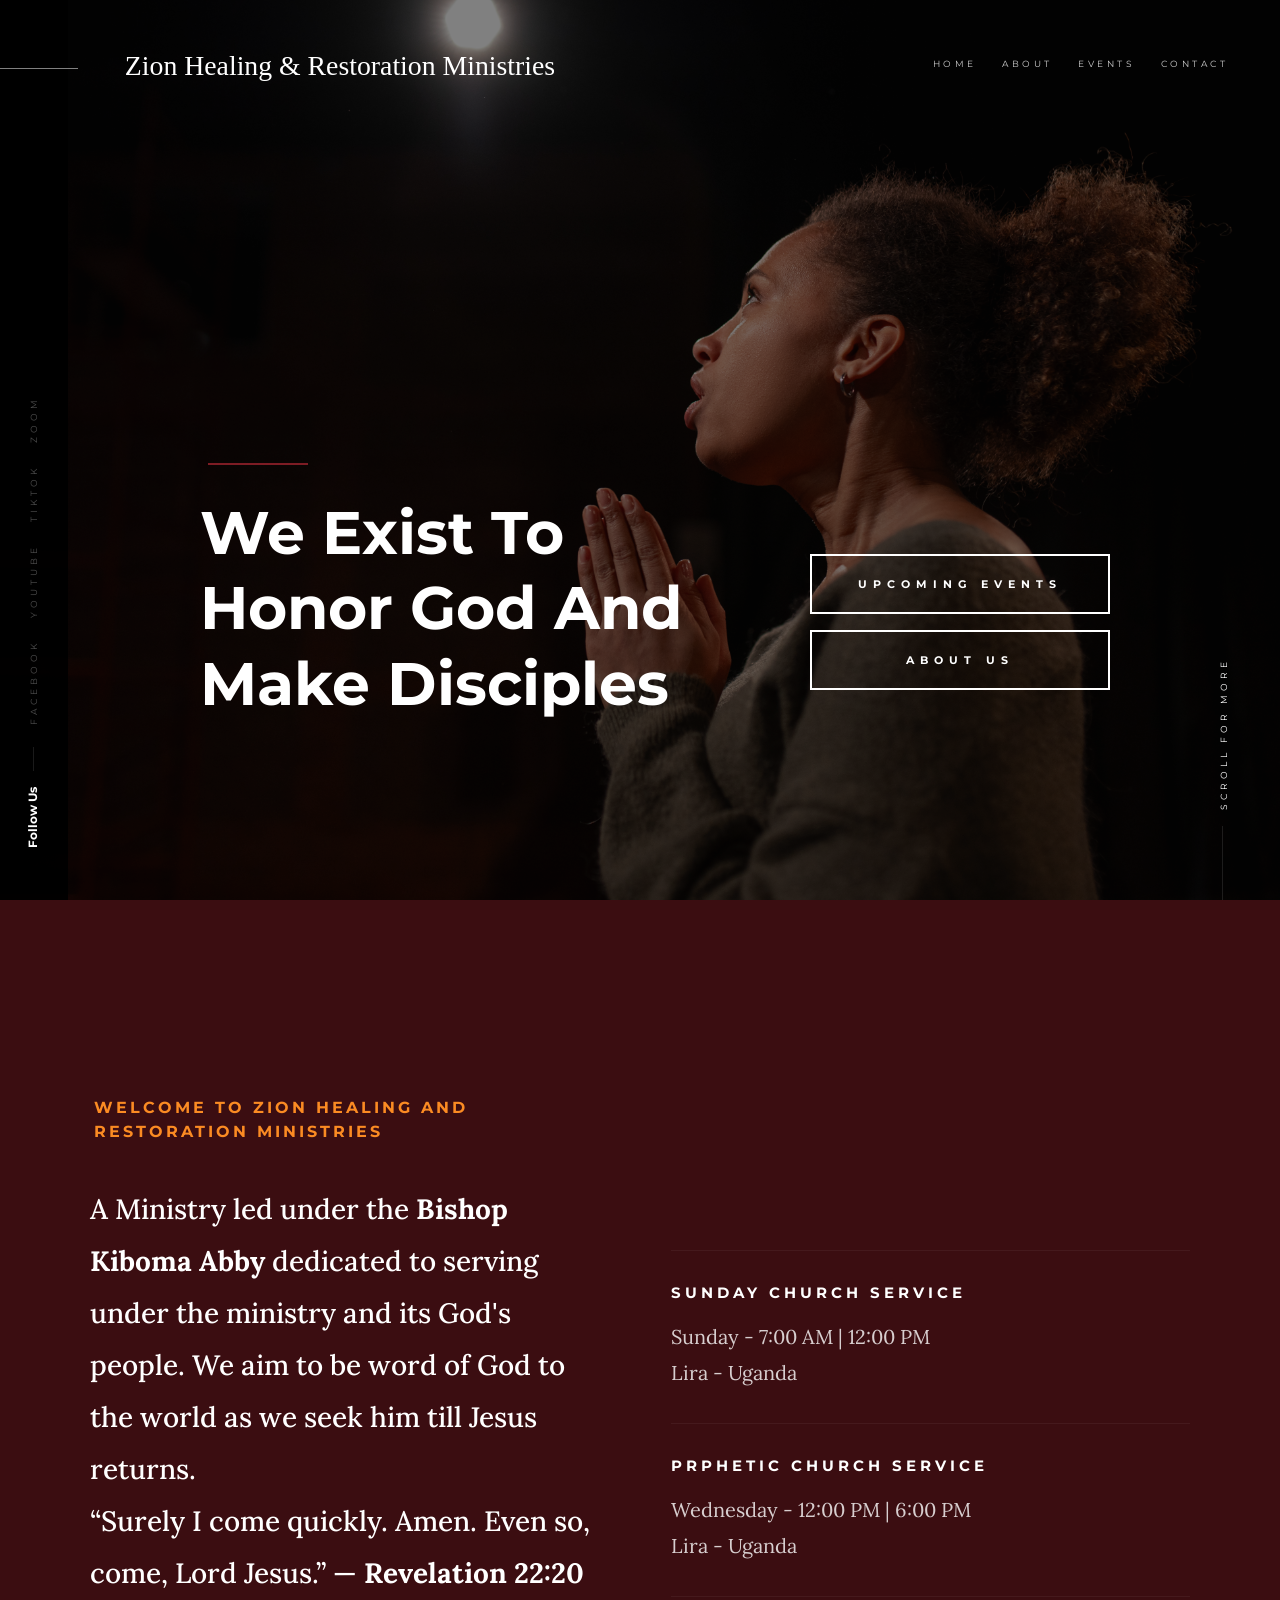
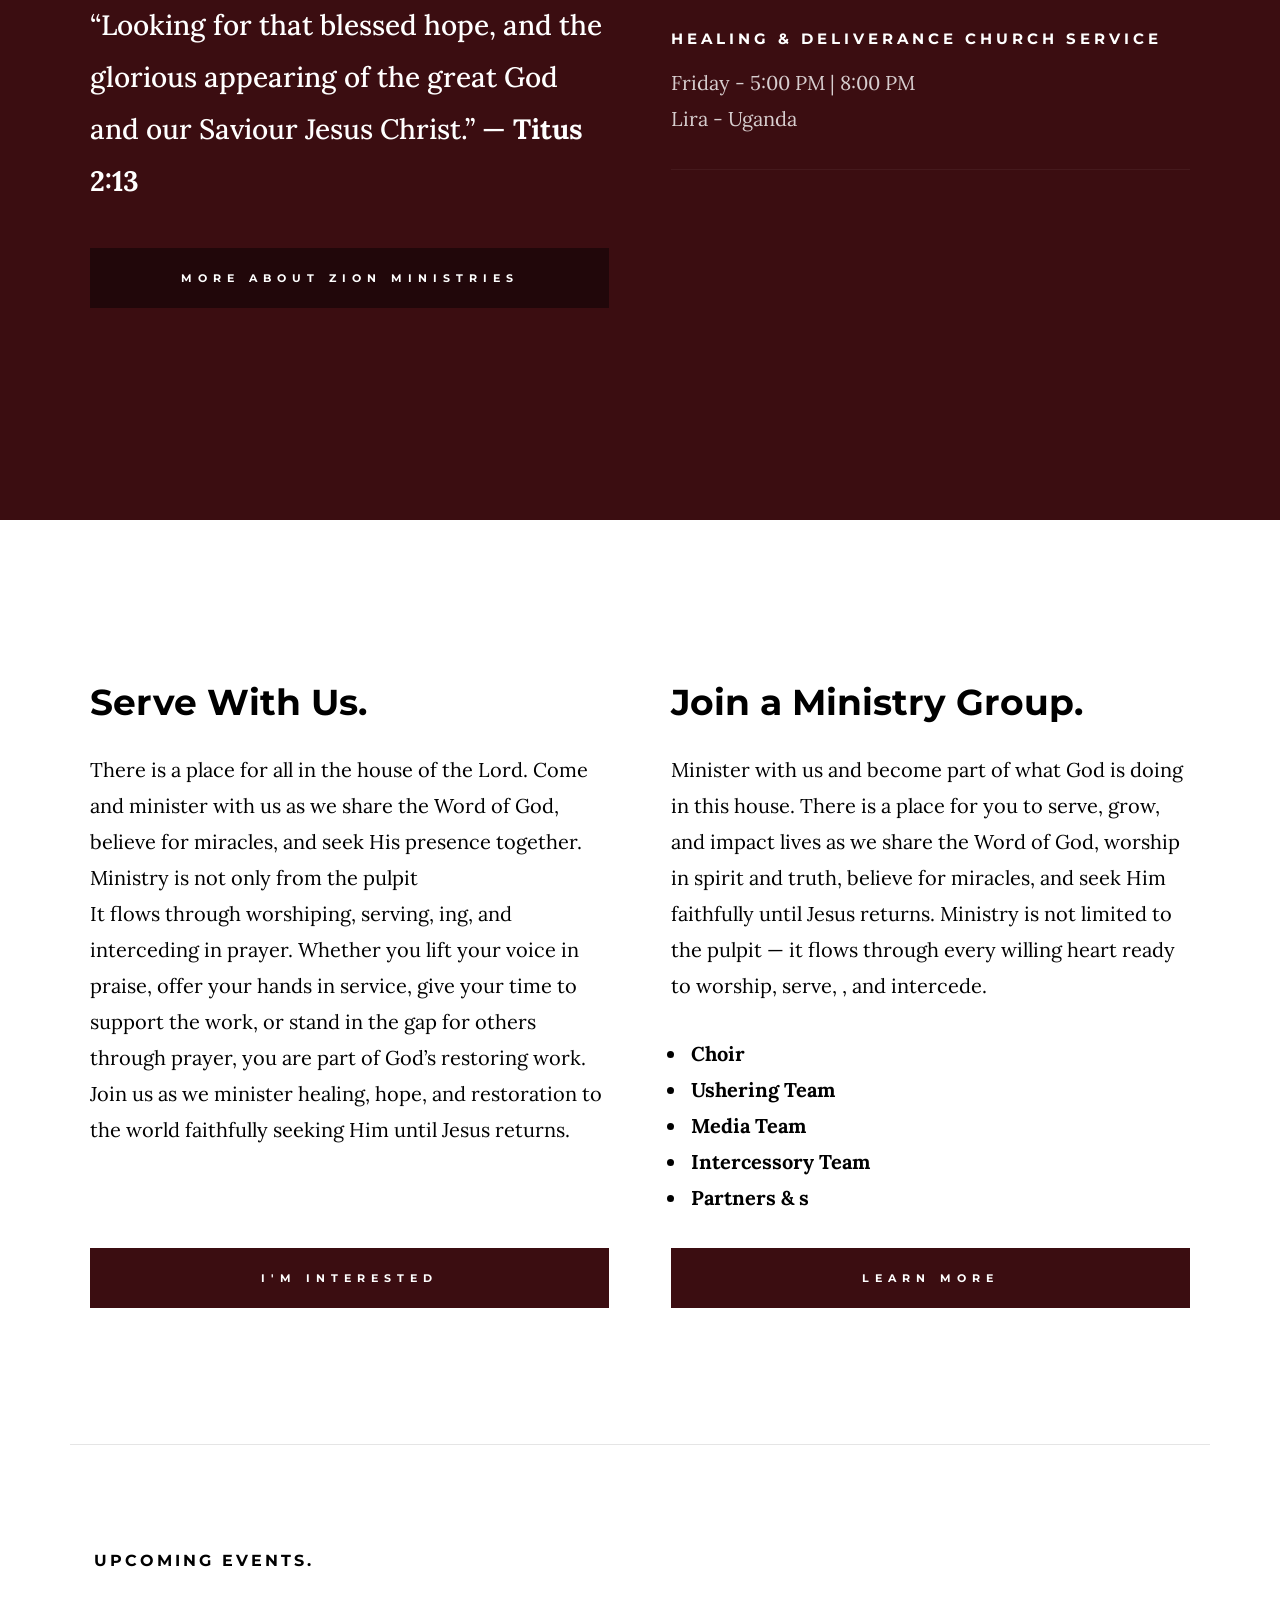
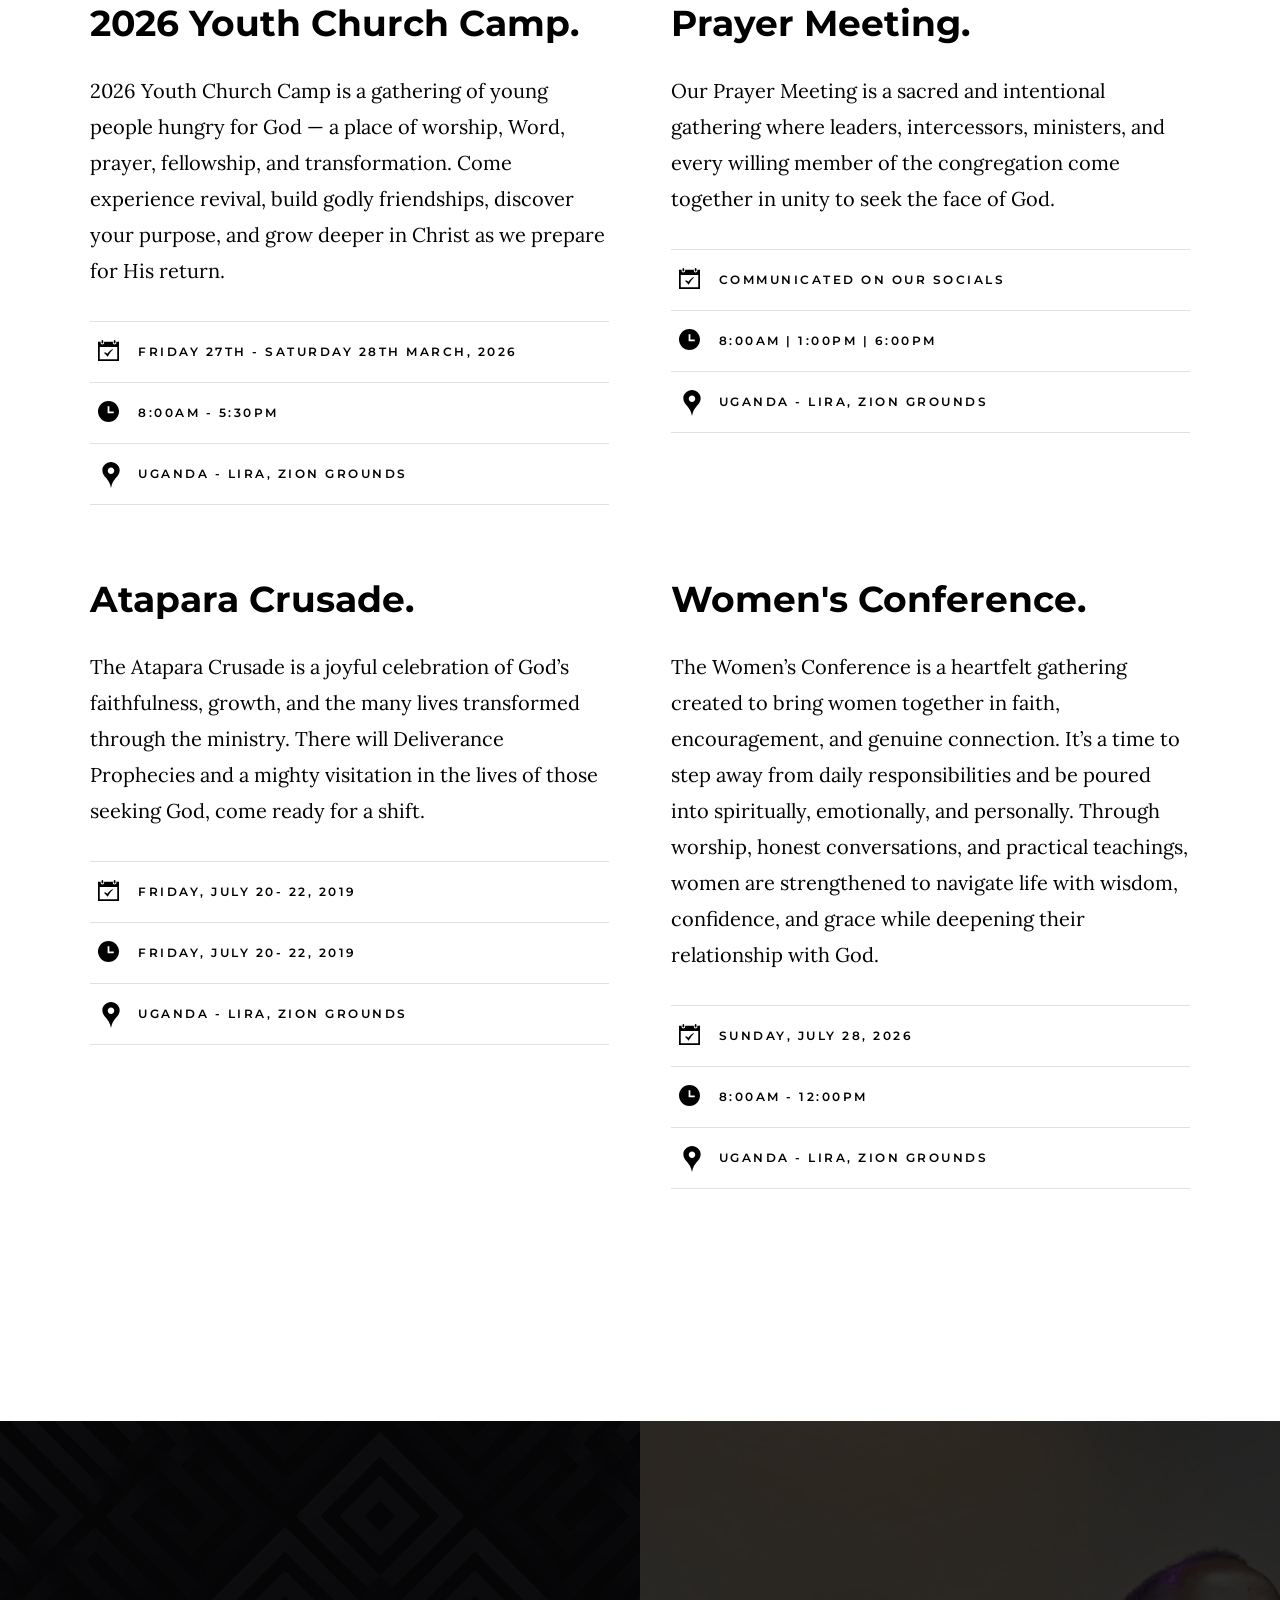
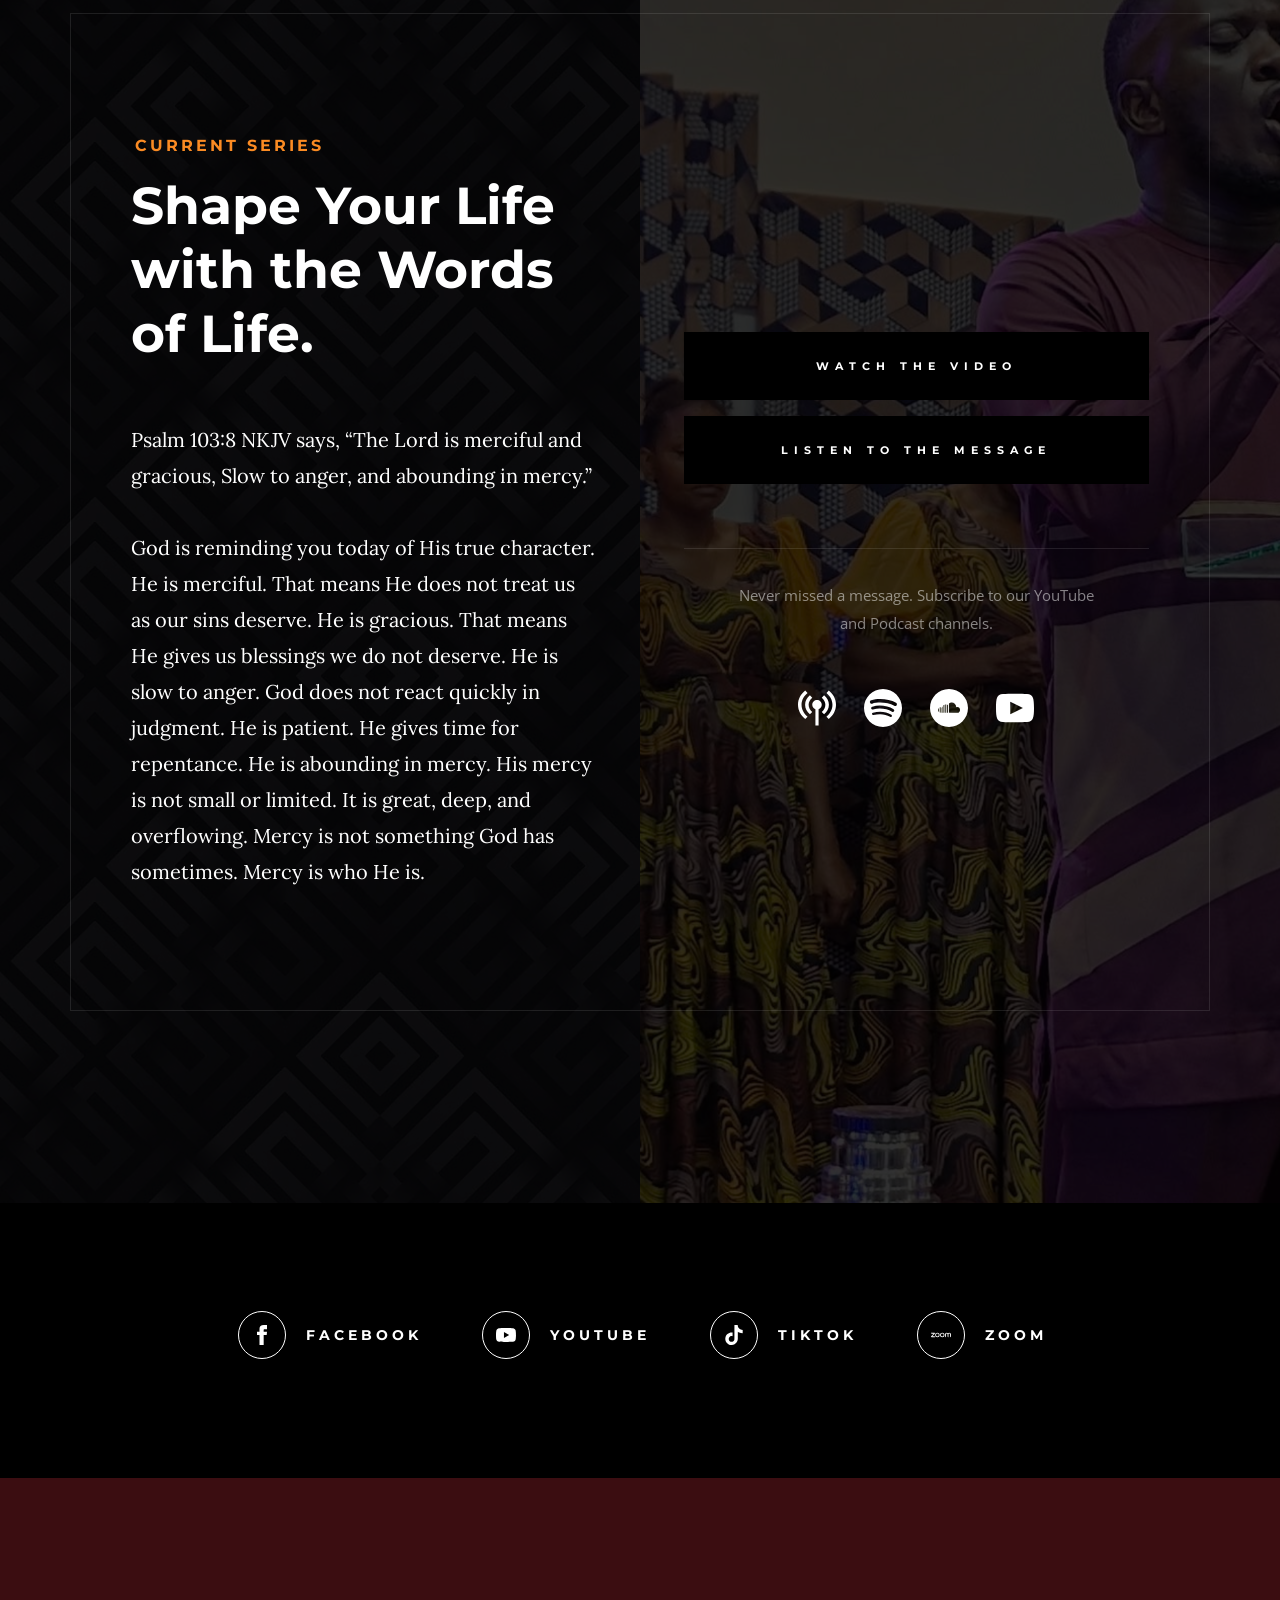
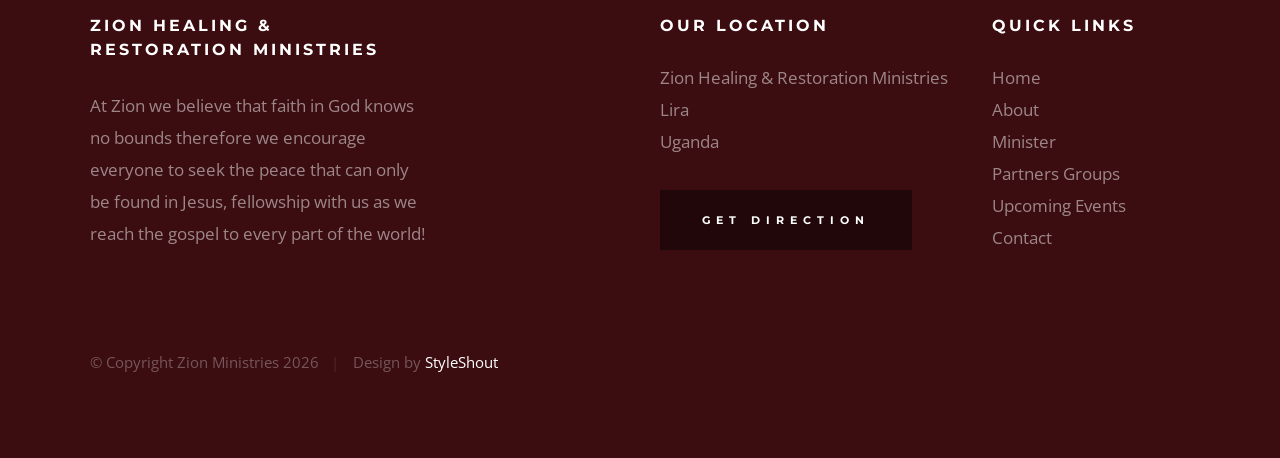
<file: index.html>
<!DOCTYPE html>
<html class="no-js" lang="en">
<head>

    <!--- basic page needs
    ================================================== -->
    <meta charset="utf-8">
    <title>Zion Ministry | Home</title>
    <meta name="description" content="">
    <meta name="author" content="">

    <!-- mobile specific metas
    ================================================== -->
    <meta name="viewport" content="width=device-width, initial-scale=1">

    <!-- CSS
    ================================================== -->
    <link rel="stylesheet" href="css/base.css">
    <link rel="stylesheet" href="css/main.css">

    <!-- script
    ================================================== -->
    <script src="js/modernizr.js"></script>

    <!-- favicons
    ================================================== -->
    <link rel="apple-touch-icon" sizes="180x180" href="apple-touch-icon.png">
    <link rel="icon" type="image/png" sizes="32x32" href="zionm 32x32.png">
    <link rel="icon" type="image/png" sizes="16x16" href="ZOINM 16x16.png">
    <link rel="manifest" href="site.webmanifest">

</head>

<body id="top">

    <!-- preloader
    ================================================== -->
    <div id="preloader">
        <div id="loader" class="dots-jump">
            <div></div>
            <div></div>
            <div></div>
        </div>
    </div>


    <!-- header
    ================================================== -->
    <header class="s-header">

        <div class="header-logo">
            <a class="site-logo" href="index.html">
                <img src="images/zhm.svg" alt="Homepage">
            </a>
        </div>

        <nav class="header-nav-wrap">
            <ul class="header-nav">
                <li class="current"><a href="index.html" title="Home">Home</a></li>
                <li><a href="about.html" title="About">About</a></li>
                <li><a href="events.html" title="Services">Events</a></li>
                <li><a href="contact.html" title="Contact us">Contact</a></li>	
            </ul>
        </nav>

        <a class="header-menu-toggle" href="#0"><span>Menu</span></a>

    </header> <!-- end s-header -->


    <!-- hero
    ================================================== -->
    <section class="s-hero" data-parallax="scroll" data-image-src="images/bg1.jpg" data-natural-width=3000 data-natural-height=2000 data-position-y=center>

        <div class="hero-left-bar"></div>

        <div class="row hero-content">

            <div class="column large-full hero-content__text">
                <h1>
                    We Exist To <br>
                    Honor God And <br>
                    Make Disciples
                </h1>

                <div class="hero-content__buttons">
                    <a href="events.html" class="btn btn--stroke">Upcoming Events</a>
                    <a href="about.html" class="btn btn--stroke">About Us</a>
                </div>
            </div> <!-- end hero-content__text -->

        </div> <!-- end hero-content -->

        <ul class="hero-social">
            <li class="hero-social__title">Follow Us</li>
            <li>
                <a href="https://www.facebook.com/bishop.abbey.kiboma" title="">Facebook</a>
            </li>
            <li>
                <a href="https://www.youtube.com/@ZionHealingAndRestoratio-yb8en" title="">YouTube</a>
            </li>
            <li>
                <a href="https://www.tiktok.com/@bishopabbeykiboma?is_from_webapp=1&sender_device=pc" title="">Tiktok</a>
            </li>
            <li>
                <a href="https://app.zoom.us/wc/2375146743/join?ref_from=launch&fromPWA=1&from=join&_x_zm_rtaid=JW9VFNOJRv-uL4enA2hyFg.1771941761175.3185c21d92e17c474a23445dd3e4064e&_x_zm_rhtaid=381" title="">Zoom</a>
            </li>
        </ul> <!-- end hero-social -->

        <div class="hero-scroll">
            <a href="#about" class="scroll-link smoothscroll">
                Scroll For More
            </a>
        </div> <!-- end hero-scroll -->

    </section> <!-- end s-hero -->


    <!-- about
    ================================================== -->
    <section id="about" class="s-about">

        <div class="row row-y-center about-content">

            <div class="column large-half medium-full">
                <h3 class="subhead">Welcome to Zion Healing and Restoration Ministries </h3>
                <p class="lead">
                A Ministry led under the <b>Bishop Kiboma Abby</b> dedicated to serving under the ministry and its God's people. We aim to be word of God to the world as we seek him till Jesus returns.
                <br>“Surely I come quickly. Amen. Even so, come, Lord Jesus.” — <b>Revelation 22:20</b>
                <br>“Looking for that blessed hope, and the glorious appearing of the great God and our Saviour Jesus Christ.” — <b>Titus 2:13</b>
                </p>
                <a href="about.html" class="btn btn--primary btn--about">More About Zion Ministries</a>
            </div>

            <div class="column large-half medium-full">
                <ul class="about-sched">
                    <li>
                        <h4>Sunday Church Service</h4>
                        <p>
                        Sunday - 7:00 AM | 12:00 PM  <br>
                        Lira - Uganda
                        </p>
                    </li>
                    <li>
                        <h4>Prphetic Church Service</h4>
                        <p>
                        Wednesday - 12:00 PM | 6:00 PM <br>
                        Lira - Uganda
                        </p>
                    </li>
                    <li>
                        <h4>Healing & Deliverance Church Service</h4>
                        <p>
                        Friday - 5:00 PM | 8:00 PM<br>
                        Lira - Uganda
                        </p>
                    </li>
                </ul> <!-- end about-sched-->
            </div>

        </div> <!-- end about-content -->

    </section> <!-- end s-about -->


    <!-- connect
    ================================================== -->
    <section class="s-connect">

        <div class="row connect-content">
            <div class="column large-half tab-full">
                <h3 class="display-1">Serve With Us.</h3>
                <p>
                There is a place for all in the house of the Lord.
                Come and minister with us as we share the Word of God, believe for miracles, and seek His presence together. Ministry is not only from the pulpit <br>It flows through worshiping, serving, ing, and interceding in prayer.
                Whether you lift your voice in praise, offer your hands in service, give your time to support the work, or stand in the gap for others through prayer, you are part of God’s restoring work.
                <br>Join us as we minister healing, hope, and restoration to the world faithfully seeking Him until Jesus returns.
                </p>

                <a href=".html" class="btn btn--primary h-full-width">I'm Interested</a>
            </div>
            <div class="column large-half tab-full">
                <h3 class="display-1">Join a Ministry Group.</h3>
                <p>
                Minister with us and become part of what God is doing in this house. There is a place for you to serve, grow, and impact lives as we share the Word of God, worship in spirit and truth, believe for miracles, and seek Him faithfully until Jesus returns. Ministry is not limited to the pulpit — it flows through every willing heart ready to worship, serve, , and intercede.
                </p>

                <ul>
                    <li><strong>Choir</strong></li>
                    <li><strong>Ushering Team</strong></li>
                    <li><strong>Media Team</strong></li>
                    <li><strong>Intercessory Team</strong></li>
                    <li><strong>Partners & s</strong></li>
                </ul>

                <a href="connect-group.html" class="btn btn--primary h-full-width">Learn More</a>
            </div>
        </div> <!-- end connect-content  -->

    </section> <!-- end s-connect -->


    <!-- events
    ================================================== -->
    <section class="s-events">

        <div class="row events-header">
            <div class="column">
                <h2 class="subhead">Upcoming Events.</h2>
            </div>
        </div> <!-- end event-header -->

        <div class="row block-large-1-2 block-900-full events-list">

            <div class="column events-list__item">
                <h3 class="display-1 events-list__item-title">
                    <a href="events-single1.html" title="">2026 Youth Church Camp.</a>
                </h3>
                <p>
                    2026 Youth Church Camp is a gathering of young people hungry for God 
                    — a place of worship, Word, prayer, fellowship, and transformation. Come experience revival, build godly friendships, discover your purpose, and grow deeper in Christ as we prepare for His return.
                </p>
                <ul class="events-list__meta">
                    <li class="events-list__meta-date">Friday 27th - Saturday 28th March, 2026</li>
                    <li class="events-list__meta-time">8:00AM - 5:30PM</li>
                    <li class="events-list__meta-location">Uganda - Lira, Zion Grounds</li>
                </ul>
            </div> <!-- end events-list__item -->
            <div class="column events-list__item">
                <h3 class="display-1 events-list__item-title">
                    <a href="events-single2.html" title="">Prayer Meeting.</a>
                </h3>
                <p>
                    Our Prayer Meeting is a sacred and intentional gathering where leaders, intercessors, ministers, and every willing member of the congregation come together in unity to seek the face of God.
                </p>
                <ul class="events-list__meta">
                    <li class="events-list__meta-date">Communicated on our socials</li>
                    <li class="events-list__meta-time">8:00AM | 1:00PM | 6:00PM</li>
                    <li class="events-list__meta-location">Uganda - Lira, Zion Grounds</li>
                </ul>
            </div> <!-- end events-list__item -->
            <div class="column events-list__item">
                <h3 class="display-1 events-list__item-title">
                    <a href="events-single3.html" title="">Atapara Crusade.</a>
                </h3>
                <p>
                    The Atapara Crusade is a joyful celebration of God’s faithfulness, growth, and the many lives transformed through the ministry. There will Deliverance Prophecies and a mighty visitation in the lives of those seeking God, come ready for a shift.
                </p>
                <ul class="events-list__meta">
                    <li class="events-list__meta-date">Friday, July 20- 22, 2019</li>
                    <li class="events-list__meta-time">Friday, July 20- 22, 2019 </li>
                    <li class="events-list__meta-location">Uganda - Lira, Zion Grounds</li>
                </ul>
            </div> <!-- end events-list__item -->
            <div class="column events-list__item">
                <h3 class="display-1 events-list__item-title">
                    <a href="events-single4.html" title="">Women's Conference.</a>
                </h3>
                <p>
                The Women’s Conference is a heartfelt gathering created to bring women together in faith, encouragement, and genuine connection. It’s a time to step away from daily responsibilities and be poured into spiritually, emotionally, and personally. Through worship, honest conversations, and practical teachings, women are strengthened to navigate life with wisdom, confidence, and grace while deepening their relationship with God.
                </p>
                <ul class="events-list__meta">
                    <li class="events-list__meta-date">Sunday, July 28, 2026</li>
                    <li class="events-list__meta-time">8:00AM - 12:00PM</li>
                    <li class="events-list__meta-location">Uganda - Lira, Zion Grounds</li>
                </ul>
            </div> <!-- end events-list__item -->

        </div> <!-- end events-list -->

    </section> <!-- end s-events -->


    <!-- series
    ================================================== -->
    <section class="s-series">

        <div class="series-img"></div>

        <div class="row row-y-center series-content">

            <div class="column large-half medium-full">
                <h3 class="subhead">Current Series</h3>
                <h2>Shape Your Life with the Words of Life.</h2>
                <p>
                Psalm 103:8 NKJV says, “The Lord is merciful and gracious, Slow to anger, and abounding in mercy.”
                <br>
                <br>God is reminding you today of His true character. He is merciful. That means He does not treat us as our sins deserve. He is gracious. That means He gives us blessings we do not deserve. He is slow to anger. God does not react quickly in judgment. He is patient. He gives time for repentance. He is abounding in mercy. His mercy is not small or limited. It is great, deep, and overflowing. Mercy is not something God has sometimes. Mercy is who He is.
                </p>
            </div> <!-- end column -->

            <div class="column large-half medium-full">
                <div class="series-content__buttons">
                    <a href="https://www.youtube.com/@ZionHealingAndRestoratio-yb8en/streams" class="btn btn--large h-full-width">Watch the Video</a>
                    <a href="https://www.youtube.com/live/0fSyhmAeWmo?si=muY_S05QM8jVnR6B" class="btn btn--large h-full-width">Listen To the Message</a>
                </div>

                <div class="series-content__subscribe">
                    <p>
                    Never missed a message. Subscribe to our YouTube and Podcast channels.
                    </p>
                    
                    <ul class="series-content__subscribe-links">
                        <li class="ss-apple-podcast"><a href="#0">Apple Podcast</a></li>
                        <li class="ss-spotify"><a href="#0">Spotify</a></li>
                        <li class="ss-soundcloud"><a href="#0">SoundCloud</a></li>
                        <li class="ss-youtube"><a href="https://www.youtube.com/@ZionHealingAndRestoratio-yb8en/streams">Youtube</a></li>
                    </ul>
                </div>
            </div> <!-- end column -->
            
        </div> <!-- series-content -->

    </section> <!-- end s-series -->


    <!-- Social
    ================================================== -->
    <section class="s-social">
            
        <div class="row social-content">
            <div class="column">
                <ul class="social-list">
                    <li class="social-list__item">
                        <a href="https://www.facebook.com/bishop.abbey.kiboma" title="">
                            <span class="social-list__icon social-list__icon--facebook"></span>
                            <span class="social-list__text">Facebook</span>
                        </a>
                    </li>
                    <li class="social-list__item">
                        <a href="https://www.youtube.com/@ZionHealingAndRestoratio-yb8en" title="">
                            <span class="social-list__icon social-list__icon--youtube"></span>
                            <span class="social-list__text">Youtube</span>
                        </a>
                    </li>
                    <li class="social-list__item">
                        <a href="https://www.tiktok.com/@bishopabbeykiboma?is_from_webapp=1&sender_device=pc" title="">
                            <span class="social-list__icon social-list__icon--tiktok"></span>
                            <span class="social-list__text">Tiktok</span>
                        </a>
                    </li>
                    <li class="social-list__item">
                        <a href="https://app.zoom.us/wc/2375146743/join?ref_from=launch&fromPWA=1&from=join&_x_zm_rtaid=JW9VFNOJRv-uL4enA2hyFg.1771941761175.3185c21d92e17c474a23445dd3e4064e&_x_zm_rhtaid=381" title="">
                            <span class="social-list__icon social-list__icon--zoom"></span>
                            <span class="social-list__text">Zoom</span>
                        </a>
                    </li>
                </ul>
            </div>
        </div> <!-- end social-content -->

    </section> <!-- end s-social -->


    <!-- footer
    ================================================== -->
    <footer class="s-footer">

        <div class="row footer-top">
            <div class="column large-4 medium-5 tab-full">
                <div class="footer-logo">
                    <a class="site-footer-logo" href="index.html">
                        <h4 class="h6">Zion Healing & Restoration Ministries</h4>
                    </a>
                </div>  <!-- footer-logo -->
                <p>
                    At Zion we believe that faith in God knows no bounds therefore we encourage
                    everyone to seek the peace that can only be found in Jesus, fellowship with us 
                    as we reach the gospel to every part of the world!
                </p>
            </div>
            <div class="column large-half tab-full">
                <div class="row">
                    <div class="column large-7 medium-full">
                        <h4 class="h6">Our Location</h4>
                        <p>
                        Zion Healing & Restoration Ministries<br>
                        Lira <br>
                        Uganda
                        </p>
        
                        <p>
                        <a href="https://maps.app.goo.gl/NFvPgmumcmJxz5MdA" target="_blank" rel="noopener" class="btn btn--footer">Get Direction</a>
                        </p>
                    </div>
                    <div class="column large-5 medium-full">
                        <h4 class="h6">Quick Links</h4>
                        <ul class="footer-list">
                            <li><a href="index.html">Home</a></li>
                            <li><a href="about.html">About</a></li>
                            <li><a href="minister.html">Minister</a></li>
                            <li><a href="connect-group.html">Partners Groups</a></li>
                            <li><a href="events.html">Upcoming Events</a></li>
                            <li><a href="contact.html">Contact</a></li>
                        </ul>
                    </div>
                </div>
            </div>
        </div> <!-- end footer-top -->

        <div class="row footer-bottom">
            <div class="column ss-copyright">
                <span>© Copyright Zion Ministries 2026</span> 
                <span>Design by <a href="https://www.styleshout.com/">StyleShout</a></span>
            </div>
        </div> <!-- footer-bottom -->

        <div class="ss-go-top">
            <a class="smoothscroll" title="Back to Top" href="#top">
                <svg xmlns="http://www.w3.org/2000/svg" width="24" height="24" viewBox="0 0 24 24"><path d="M12 0l8 9h-6v15h-4v-15h-6z"/></svg>
            </a>
        </div> <!-- ss-go-top -->

    </footer> <!-- end s-footer -->


    <!-- Java Script
    ================================================== -->
    <script src="js/jquery-3.2.1.min.js"></script>
    <script src="js/plugins.js"></script>
    <script src="js/main.js"></script>

</body>
</file>
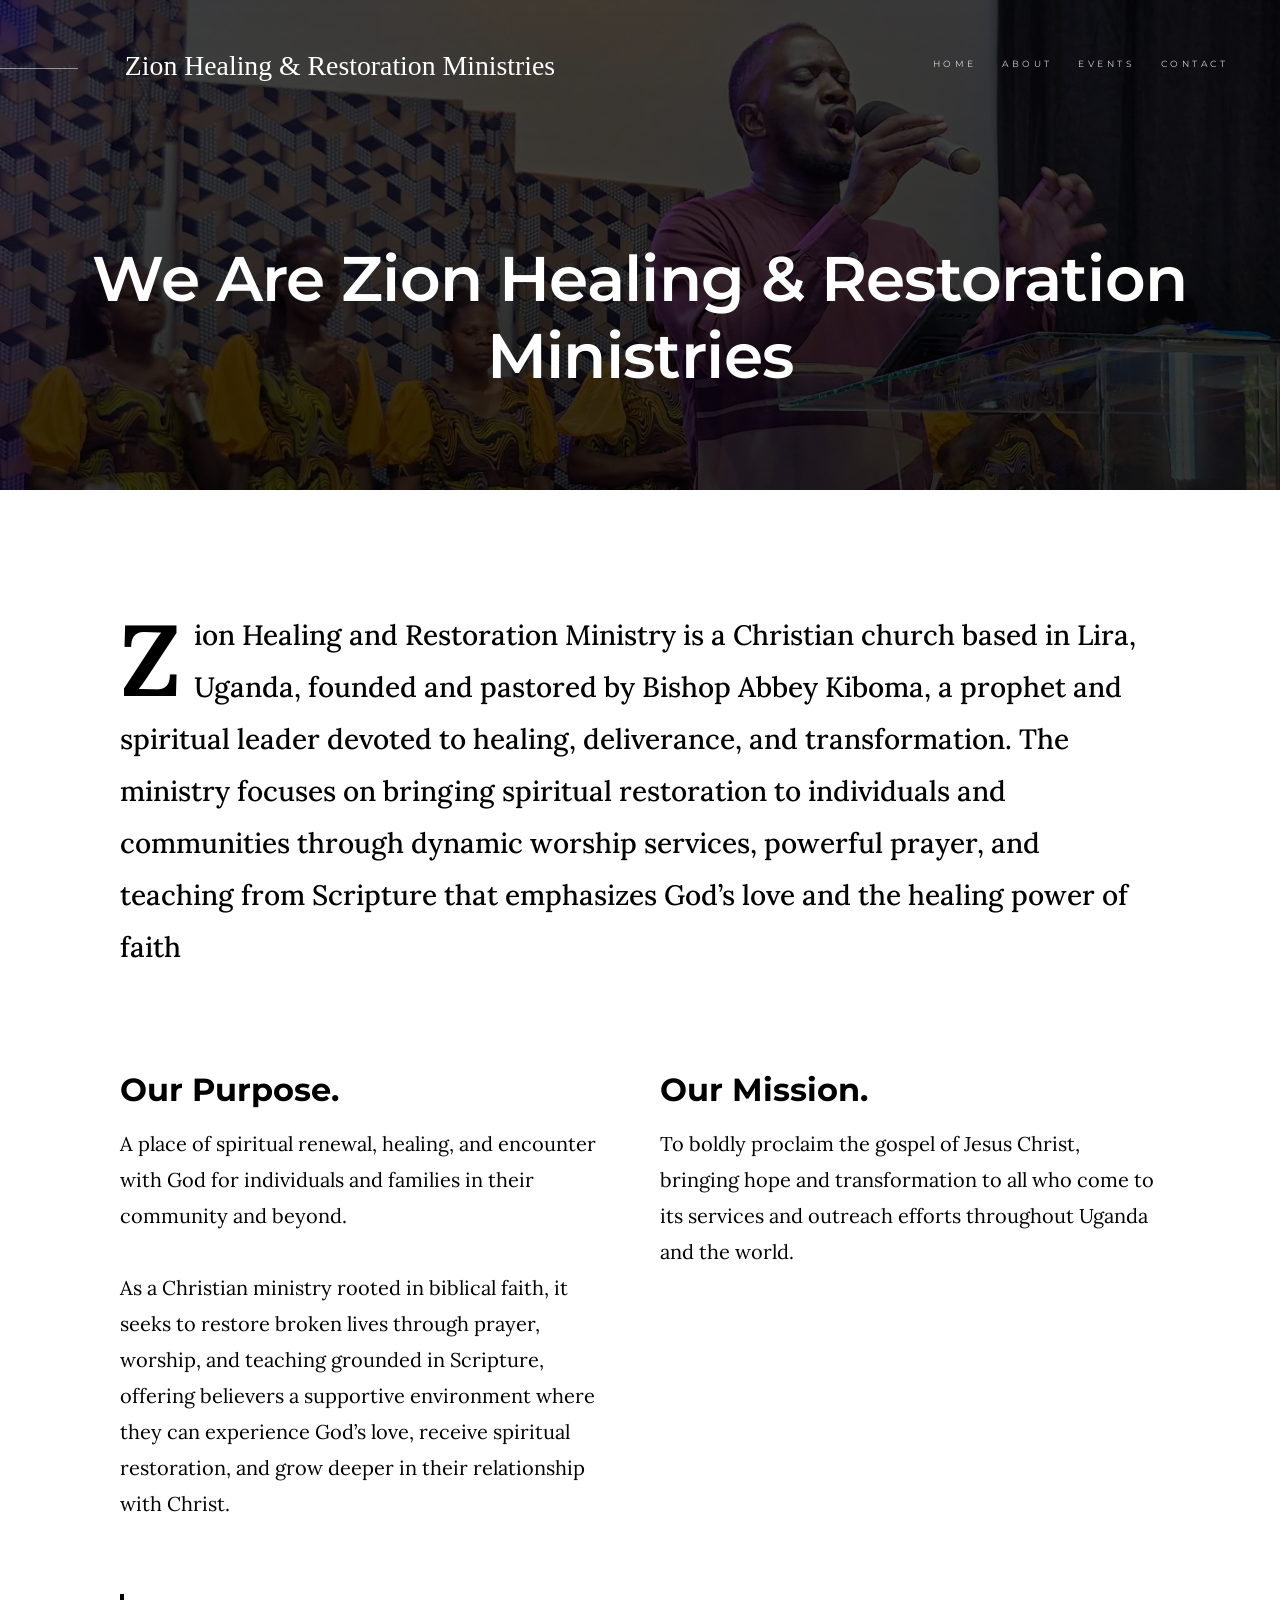
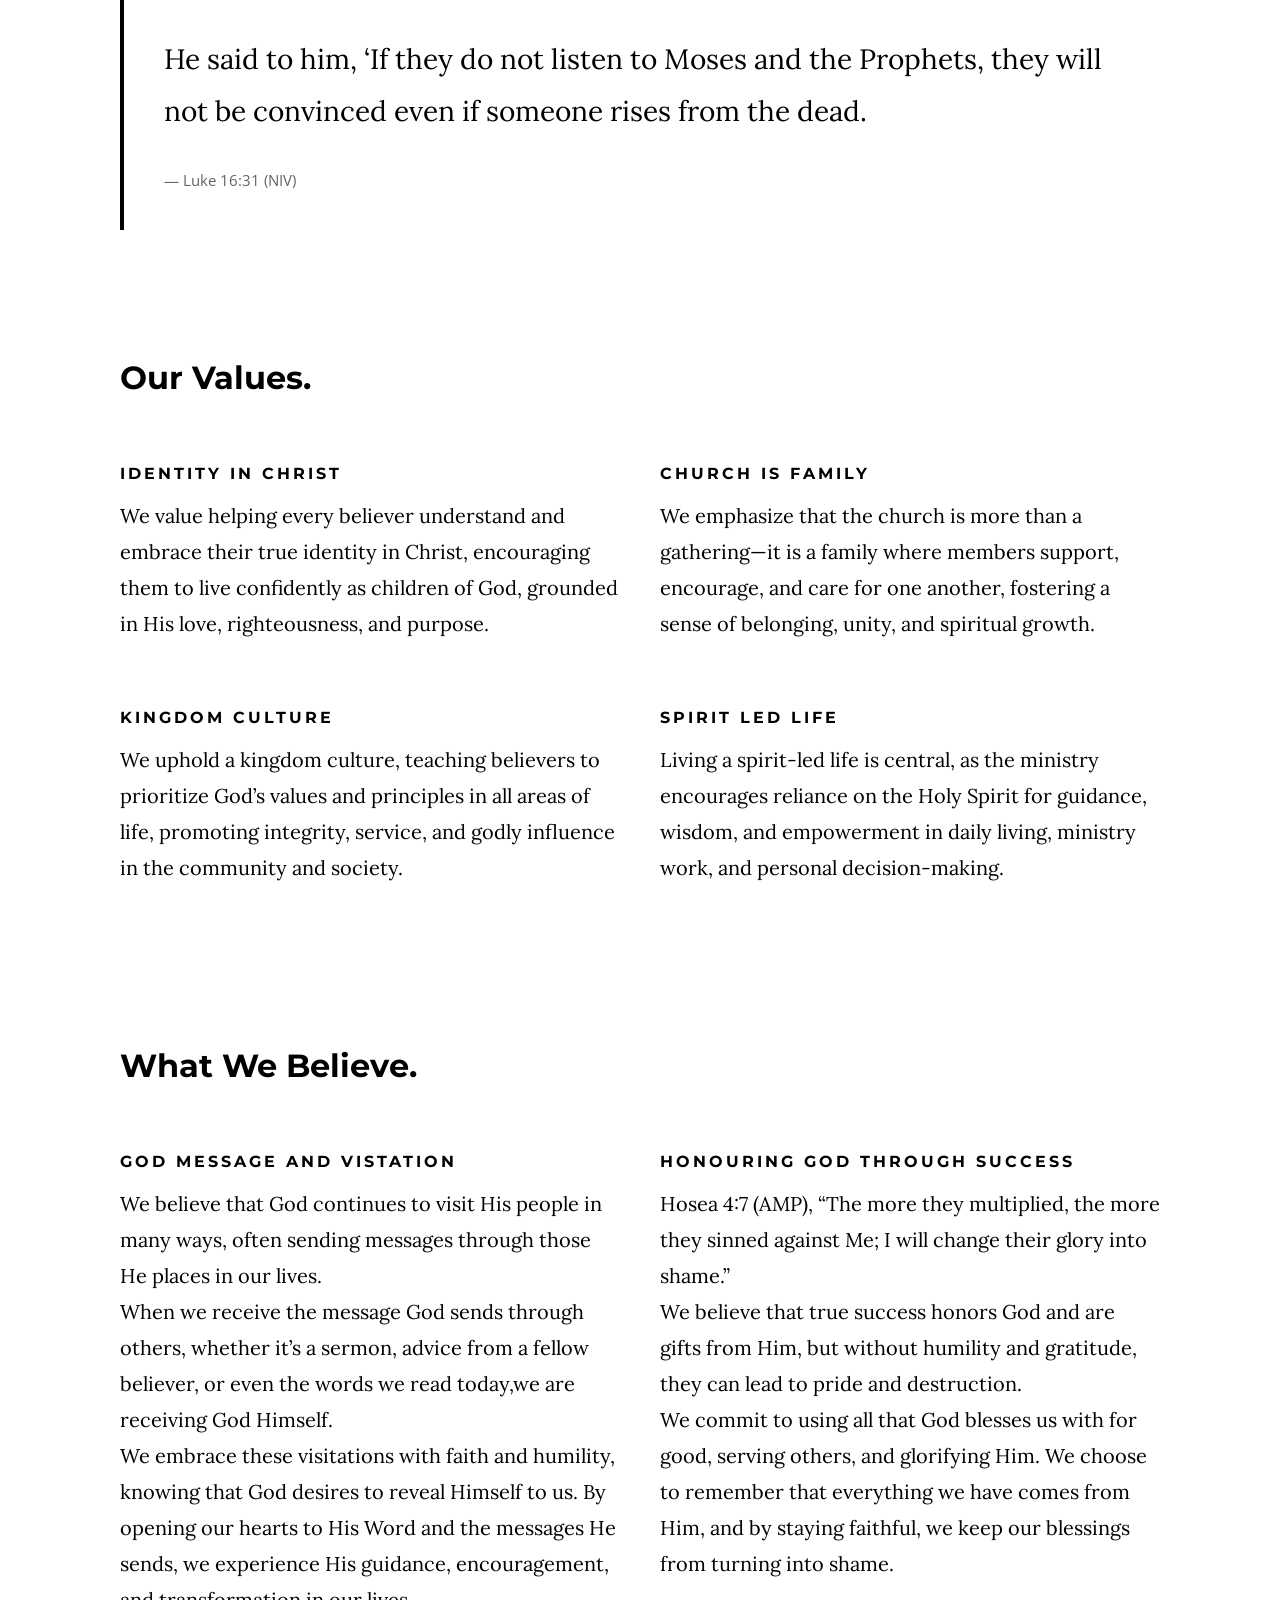
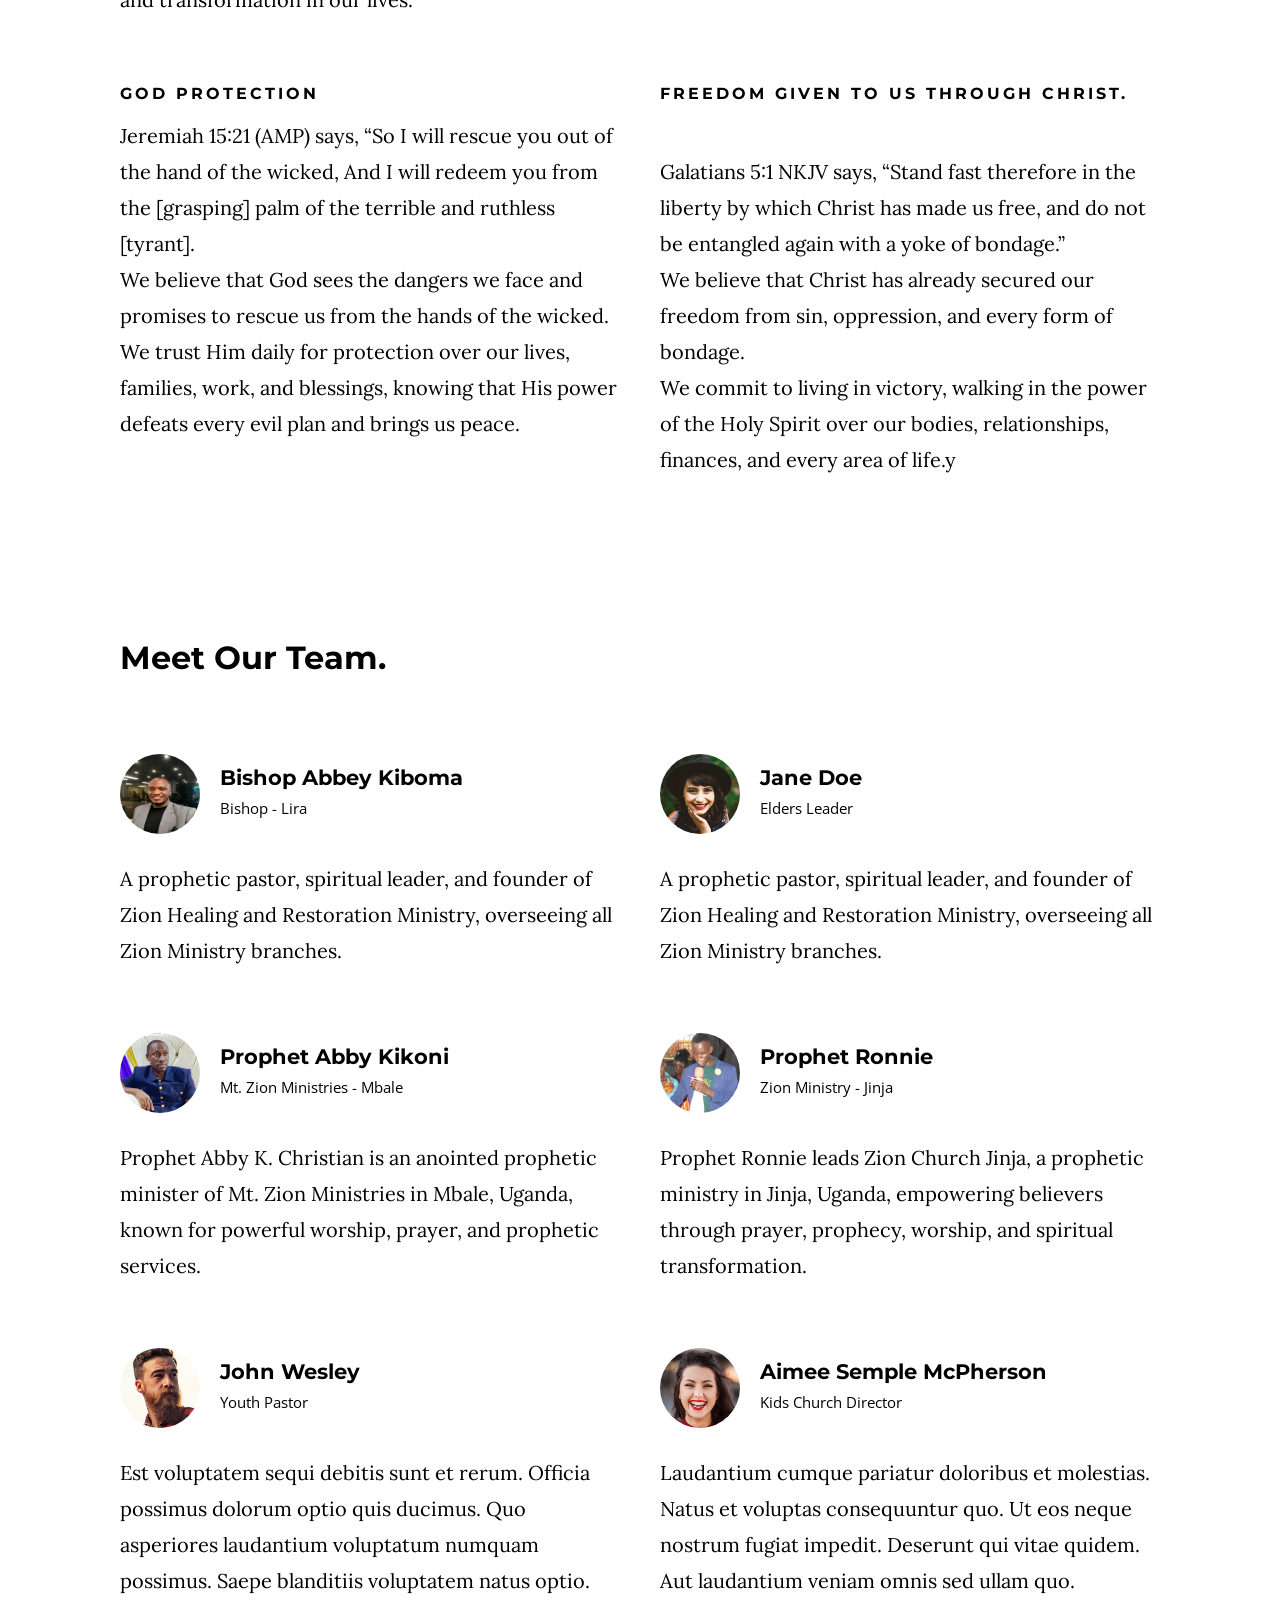
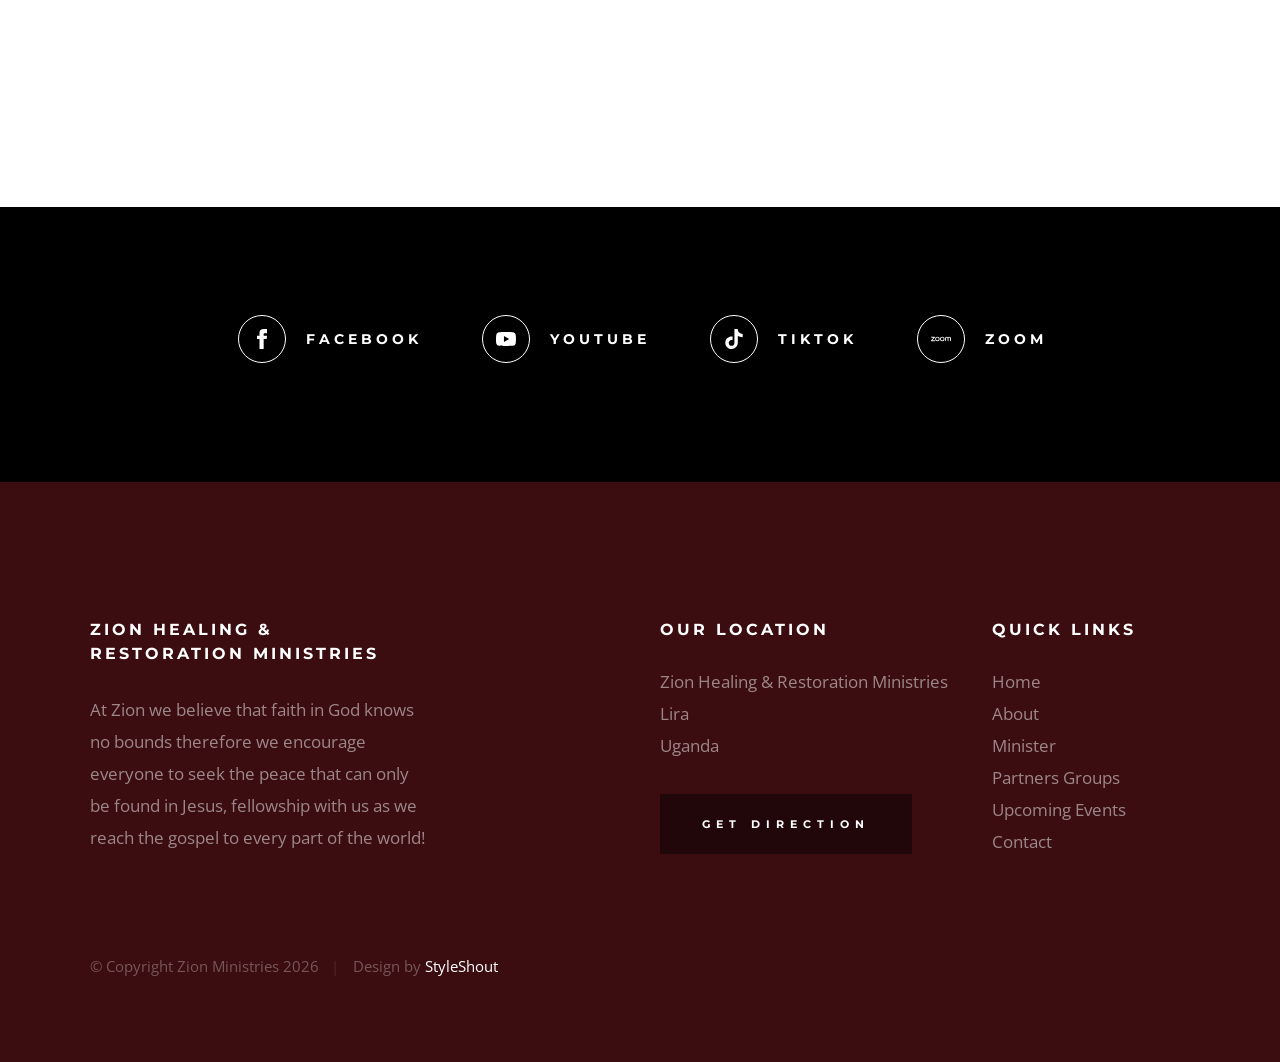
<file: about.html>
<!DOCTYPE html>
<html class="no-js" lang="en">
<head>

    <!--- basic page needs
    ================================================== -->
    <meta charset="utf-8">
    <title>Zion Ministry - About</title>
    <meta name="description" content="">
    <meta name="author" content="">

    <!-- mobile specific metas
    ================================================== -->
    <meta name="viewport" content="width=device-width, initial-scale=1">

    <!-- CSS
    ================================================== -->
    <link rel="stylesheet" href="css/base.css">
    <link rel="stylesheet" href="css/main.css">

    <!-- script
    ================================================== -->
    <script src="js/modernizr.js"></script>

    <!-- favicons
    ================================================== -->
    <link rel="apple-touch-icon" sizes="180x180" href="apple-touch-icon.png">
    <link rel="icon" type="image/png" sizes="32x32" href="zionm 32x32.png">
    <link rel="icon" type="image/png" sizes="16x16" href="ZOINM 16x16.png">
    <link rel="manifest" href="site.webmanifest">

</head>

<body id="top">

    <!-- preloader
    ================================================== -->
    <div id="preloader">
        <div id="loader" class="dots-jump">
            <div></div>
            <div></div>
            <div></div>
        </div>
    </div>


    <!-- header
    ================================================== -->
    <header class="s-header">

        <div class="header-logo">
            <a class="site-logo" href="index.html">
                <img src="images/zhm.svg" alt="Homepage">
            </a>
        </div>

        <nav class="header-nav-wrap">
            <ul class="header-nav">
                <li><a href="index.html" title="Home">Home</a></li>
                <li class="current"><a href="about.html" title="About">About</a></li>
                <li><a href="events.html" title="Services">Events</a></li>
                <li><a href="contact.html" title="Contact us">Contact</a></li>	
            </ul>
        </nav>

        <a class="header-menu-toggle" href="#0"><span>Menu</span></a>

    </header> <!-- end s-header -->


    <!-- page header
    ================================================== -->
    <section class="page-header page-header--about">

        <div class="gradient-overlay"></div>
        <div class="row page-header__content">
            <div class="column">
                <h1>We Are Zion Healing & Restoration Ministries</h1>
            </div>
        </div>

    </section> <!-- end page-header -->


    <!-- page content
    ================================================== -->
    <section class="page-content">

        <div class="row">
            <div class="column">

                <p class="lead drop-cap">
                Zion Healing and Restoration Ministry is a Christian church based in Lira, Uganda, founded and pastored by Bishop Abbey Kiboma, a prophet and spiritual leader devoted to healing, deliverance, and transformation. The ministry focuses on bringing spiritual restoration to individuals and communities through dynamic worship services, powerful prayer, and teaching from Scripture that emphasizes God’s love and the healing power of faith
                </p>

                <div class="row">
                    <div class="column large-half medium-full">
                        <h2>Our Purpose.</h2>
                        <p>
                        A place of spiritual renewal, healing, and encounter with God for individuals and families in their community and beyond.
                        <br>
                        <br>As a Christian ministry rooted in biblical faith, it seeks to restore broken lives through prayer, worship, and teaching grounded in Scripture, offering believers a supportive environment where they can experience God’s love, receive spiritual restoration, and grow deeper in their relationship with Christ.

                        </p>
                    </div>

                    <div class="column large-half medium-full">
                        <h2>Our Mission.</h2>
                        <p>
                        To boldly proclaim the gospel of Jesus Christ, bringing hope and transformation to all who come to its services and outreach efforts throughout Uganda and the world.
                        </p>
                    </div>
                </div>

                <blockquote cite="http://where-i-got-my-info-from.com">
                    <p>
                    He said to him, ‘If they do not listen to Moses and the Prophets, they will not be convinced even if someone rises from the dead.
                    </p>
                    <cite>
                        <a href="https://www.biblegateway.com/passage/?search=Luke%2016&version=NIV">Luke 16:31 (NIV)</a>
                    </cite>
                </blockquote>

                <br>

                <h2>Our Values.</h2>
                <div class="row block-large-1-2 block-1000-full block-list">
                    <div class="column block-list__item">
                        <h6>Identity in Christ</h6>

                        <p>
                        We value helping every believer understand and embrace their true identity in Christ, encouraging them to live confidently as children of God, grounded in His love, righteousness, and purpose.
                        </p>
                    </div>

                    <div class="column block-list__item">
                        <h6>Church Is Family</h6>

                        <p>
                        We emphasize that the church is more than a gathering—it is a family where members support, encourage, and care for one another, fostering a sense of belonging, unity, and spiritual growth.
                        </p>
                    </div>

                    <div class="column block-list__item">
                        <h6>Kingdom Culture</h6>

                        <p>
                        We uphold a kingdom culture, teaching believers to prioritize God’s values and principles in all areas of life, promoting integrity, service, and godly influence in the community and society.
                        </p>
                    </div>

                    <div class="column block-list__item">
                        <h6>Spirit Led Life</h6>

                        <p>
                        Living a spirit-led life is central, as the ministry encourages reliance on the Holy Spirit for guidance, wisdom, and empowerment in daily living, ministry work, and personal decision-making. 
                        </p>
                    </div>

                </div> <!-- end block-list -->

                <br>

                <h2>What We Believe.</h2>

                <div class="row block-large-1-2 block-1000-full block-list">
                    <div class="column block-list__item">
                        <h6>God message and vistation</h6>
                        <p>
                            We believe that God continues to visit His people in many ways, often sending messages through those He places in our lives.
                            <br> When we receive the message God sends through others, whether it’s a sermon, advice from a fellow believer, or even the words we read today,we are receiving God Himself.
                            <br> We embrace these visitations with faith and humility, knowing that God desires to reveal Himself to us. By opening our hearts to His Word and the messages He sends, we experience His guidance, encouragement, and transformation in our lives.
                        </p>
                    </div>
                    <div class="column block-list__item">
                        <h6>
                        Honouring God Through Success
                        </h6>
                        <p>
                        Hosea 4:7 (AMP), “The more they multiplied, the more they sinned against Me; I will change their glory into shame.”
                        <br>We believe that true success honors God and are gifts from Him, but without humility and gratitude, they can lead to pride and destruction.

                        <br>We commit to using all that God blesses us with for good, serving others, and glorifying Him. We choose to remember that everything we have comes from Him, and by staying faithful, we keep our blessings from turning into shame.
                        </p>
                    </div>
                    <div class="column block-list__item">
                        <h6>
                        God Protection
                        </h6>
                        <p>
                        Jeremiah 15:21 (AMP) says, “So I will rescue you out of the hand of the wicked, And I will redeem you from the [grasping] palm of the terrible and ruthless [tyrant].
                        <br>We believe that God sees the dangers we face and promises to rescue us from the hands of the wicked. We trust Him daily for protection over our lives, families, work, and blessings, knowing that His power defeats every evil plan and brings us peace.
                        </p>
                    </div>
                    <div class="column block-list__item">
                        <h6>
                        Freedom Given to us through Christ.
                        </h6>
                        <p>
                            <br>Galatians 5:1 NKJV says, “Stand fast therefore in the liberty by which Christ has made us free, and do not be entangled again with a yoke of bondage.” 
                        <br>We believe that Christ has already secured our freedom from sin, oppression, and every form of bondage. 
                        <br>We commit to living in victory, walking in the power of the Holy Spirit over our bodies, relationships, finances, and every area of life.y
                    </div>
                </div> <!-- end block-list -->

                <br>

                <h2>Meet Our Team.</h2>

                <div class="row block-large-1-2 block-tab-full church-staff">
                    <div class="column church-staff__item">
                        <div class="church-staff__header">
                            <div class="church-staff__picture">
                                <img src="images/avatars/bak.jpg" alt="">
                            </div>
                            <h4 class="church-staff__name">
                                Bishop Abbey Kiboma
                                <span class="church-staff__position">
                                    Bishop - Lira
                                </span>
                            </h4>
                        </div>

                        <p>
                        A prophetic pastor, spiritual leader, and founder of Zion Healing and Restoration Ministry, overseeing all Zion Ministry branches.
                        </p>
                    </div>

                    <div class="column church-staff__item">
                        <div class="church-staff__header">
                            <div class="church-staff__picture">
                                <img src="images/avatars/user-02.jpg" alt="">
                            </div>
                            <h4 class="church-staff__name">
                                Jane Doe
                                <span class="church-staff__position">
                                    Elders Leader
                                </span>
                            </h4>
                        </div>

                        <p>
                        A prophetic pastor, spiritual leader, and founder of Zion Healing and Restoration Ministry, overseeing all Zion Ministry branches.
                        </p>
                    </div>

                    <div class="column church-staff__item">
                        <div class="church-staff__header">
                            <div class="church-staff__picture">
                                <img src="images/avatars/pak.png" alt="">
                            </div>
                            <h4 class="church-staff__name">
                                Prophet Abby Kikoni
                                <span class="church-staff__position">
                                    Mt. Zion Ministries - Mbale
                                </span>
                            </h4>
                        </div>
    
                        <p>
                        Prophet Abby K. Christian is an anointed prophetic minister of Mt. Zion Ministries in Mbale, Uganda, known for powerful worship, prayer, and prophetic services.
                        </p>
                    </div>

                    <div class="column church-staff__item">
                        <div class="church-staff__header">
                            <div class="church-staff__picture">
                                <img src="images/avatars/prz.png" alt="">
                            </div>
                            <h4 class="church-staff__name">
                                Prophet Ronnie
                                <span class="church-staff__position">
                                    Zion Ministry - Jinja
                                </span>
                            </h4>
                        </div>
    
                        <p>
                        Prophet Ronnie leads Zion Church Jinja, a prophetic ministry in Jinja, Uganda, empowering believers through prayer, prophecy, worship, and spiritual transformation.
                        </p>
                    </div>

                    <div class="column church-staff__item">
                        <div class="church-staff__header">
                            <div class="church-staff__picture">
                                <img src="images/avatars/user-05.jpg" alt="">
                            </div>
                            <h4 class="church-staff__name">
                                John Wesley
                                <span class="church-staff__position">
                                    Youth Pastor
                                </span>
                            </h4>
                        </div>
    
                        <p>
                        Est voluptatem sequi debitis sunt et rerum. Officia possimus 
                        dolorum optio quis ducimus. Quo asperiores laudantium voluptatum 
                        numquam possimus. Saepe blanditiis voluptatem natus optio.
                        </p>
                    </div>

                    <div class="column church-staff__item">
                        <div class="church-staff__header">
                            <div class="church-staff__picture">
                                <img src="images/avatars/user-06.jpg" alt="">
                            </div>
                            <h4 class="church-staff__name">
                                Aimee Semple McPherson
                                <span class="church-staff__position">
                                    Kids Church Director
                                </span>
                            </h4>
                        </div>
    
                        <p>
                        Laudantium cumque pariatur doloribus et molestias. Natus et 
                        voluptas consequuntur quo. Ut eos neque nostrum fugiat 
                        impedit. Deserunt qui vitae quidem. Aut laudantium veniam omnis 
                        sed ullam quo.
                        </p>
                    </div>

                </div> <!-- end church staff -->

            </div>
        </div>

    </section> <!-- end page content -->


    <!-- Social
    ================================================== -->
    <section class="s-social">
            
        <div class="row social-content">
            <div class="column">
                <ul class="social-list">
                    <li class="social-list__item">
                        <a href="https://www.facebook.com/bishop.abbey.kiboma" title="">
                            <span class="social-list__icon social-list__icon--facebook"></span>
                            <span class="social-list__text">Facebook</span>
                        </a>
                    </li>
                    <li class="social-list__item">
                        <a href="https://www.youtube.com/@ZionHealingAndRestoratio-yb8en" title="">
                            <span class="social-list__icon social-list__icon--youtube"></span>
                            <span class="social-list__text">Youtube</span>
                        </a>
                    </li>
                    <li class="social-list__item">
                        <a href="https://www.tiktok.com/@bishopabbeykiboma?is_from_webapp=1&sender_device=pc" title="">
                            <span class="social-list__icon social-list__icon--tiktok"></span>
                            <span class="social-list__text">Tiktok</span>
                        </a>
                    </li>
                    <li class="social-list__item">
                        <a href="https://app.zoom.us/wc/2375146743/join?ref_from=launch&fromPWA=1&from=join&_x_zm_rtaid=JW9VFNOJRv-uL4enA2hyFg.1771941761175.3185c21d92e17c474a23445dd3e4064e&_x_zm_rhtaid=381" title="">
                            <span class="social-list__icon social-list__icon--zoom"></span>
                            <span class="social-list__text">Zoom</span>
                        </a>
                    </li>
                </ul>
            </div>
        </div> <!-- end social-content -->

    </section> <!-- end s-social -->


    <!-- footer
    ================================================== -->
    <footer class="s-footer">

        <div class="row footer-top">
            <div class="column large-4 medium-5 tab-full">
                <div class="footer-logo">
                    <a class="site-footer-logo" href="index.html">
                        <h4 class="h6">Zion Healing & Restoration Ministries</h4>
                    </a>
                </div>  <!-- footer-logo -->
                <p>
                    At Zion we believe that faith in God knows no bounds therefore we encourage
                    everyone to seek the peace that can only be found in Jesus, fellowship with us 
                    as we reach the gospel to every part of the world!
                </p>
            </div>
            <div class="column large-half tab-full">
                <div class="row">
                    <div class="column large-7 medium-full">
                        <h4 class="h6">Our Location</h4>
                        <p>
                        Zion Healing & Restoration Ministries<br>
                        Lira <br>
                        Uganda
                        </p>
        
                        <p>
                        <a href="https://maps.app.goo.gl/NFvPgmumcmJxz5MdA" target="_blank" rel="noopener" class="btn btn--footer">Get Direction</a>
                        </p>
                    </div>
                    <div class="column large-5 medium-full">
                        <h4 class="h6">Quick Links</h4>
                        <ul class="footer-list">
                            <li><a href="index.html">Home</a></li>
                            <li><a href="about.html">About</a></li>
                            <li><a href="minister.html">Minister</a></li>
                            <li><a href="connect-group.html">Partners Groups</a></li>
                            <li><a href="events.html">Upcoming Events</a></li>
                            <li><a href="contact.html">Contact</a></li>
                        </ul>
                    </div>
                </div>
            </div>
        </div> <!-- end footer-top -->

        <div class="row footer-bottom">
            <div class="column ss-copyright">
                <span>© Copyright Zion Ministries 2026</span> 
                <span>Design by <a href="https://www.styleshout.com/">StyleShout</a></span>
            </div>
        </div> <!-- footer-bottom -->

        <div class="ss-go-top">
            <a class="smoothscroll" title="Back to Top" href="#top">
                <svg xmlns="http://www.w3.org/2000/svg" width="24" height="24" viewBox="0 0 24 24"><path d="M12 0l8 9h-6v15h-4v-15h-6z"/></svg>
            </a>
        </div> <!-- ss-go-top -->

    </footer> <!-- end s-footer -->


    <!-- Java Script
    ================================================== -->
    <script src="js/jquery-3.2.1.min.js"></script>
    <script src="js/plugins.js"></script>
    <script src="js/main.js"></script>

</body>
</file>
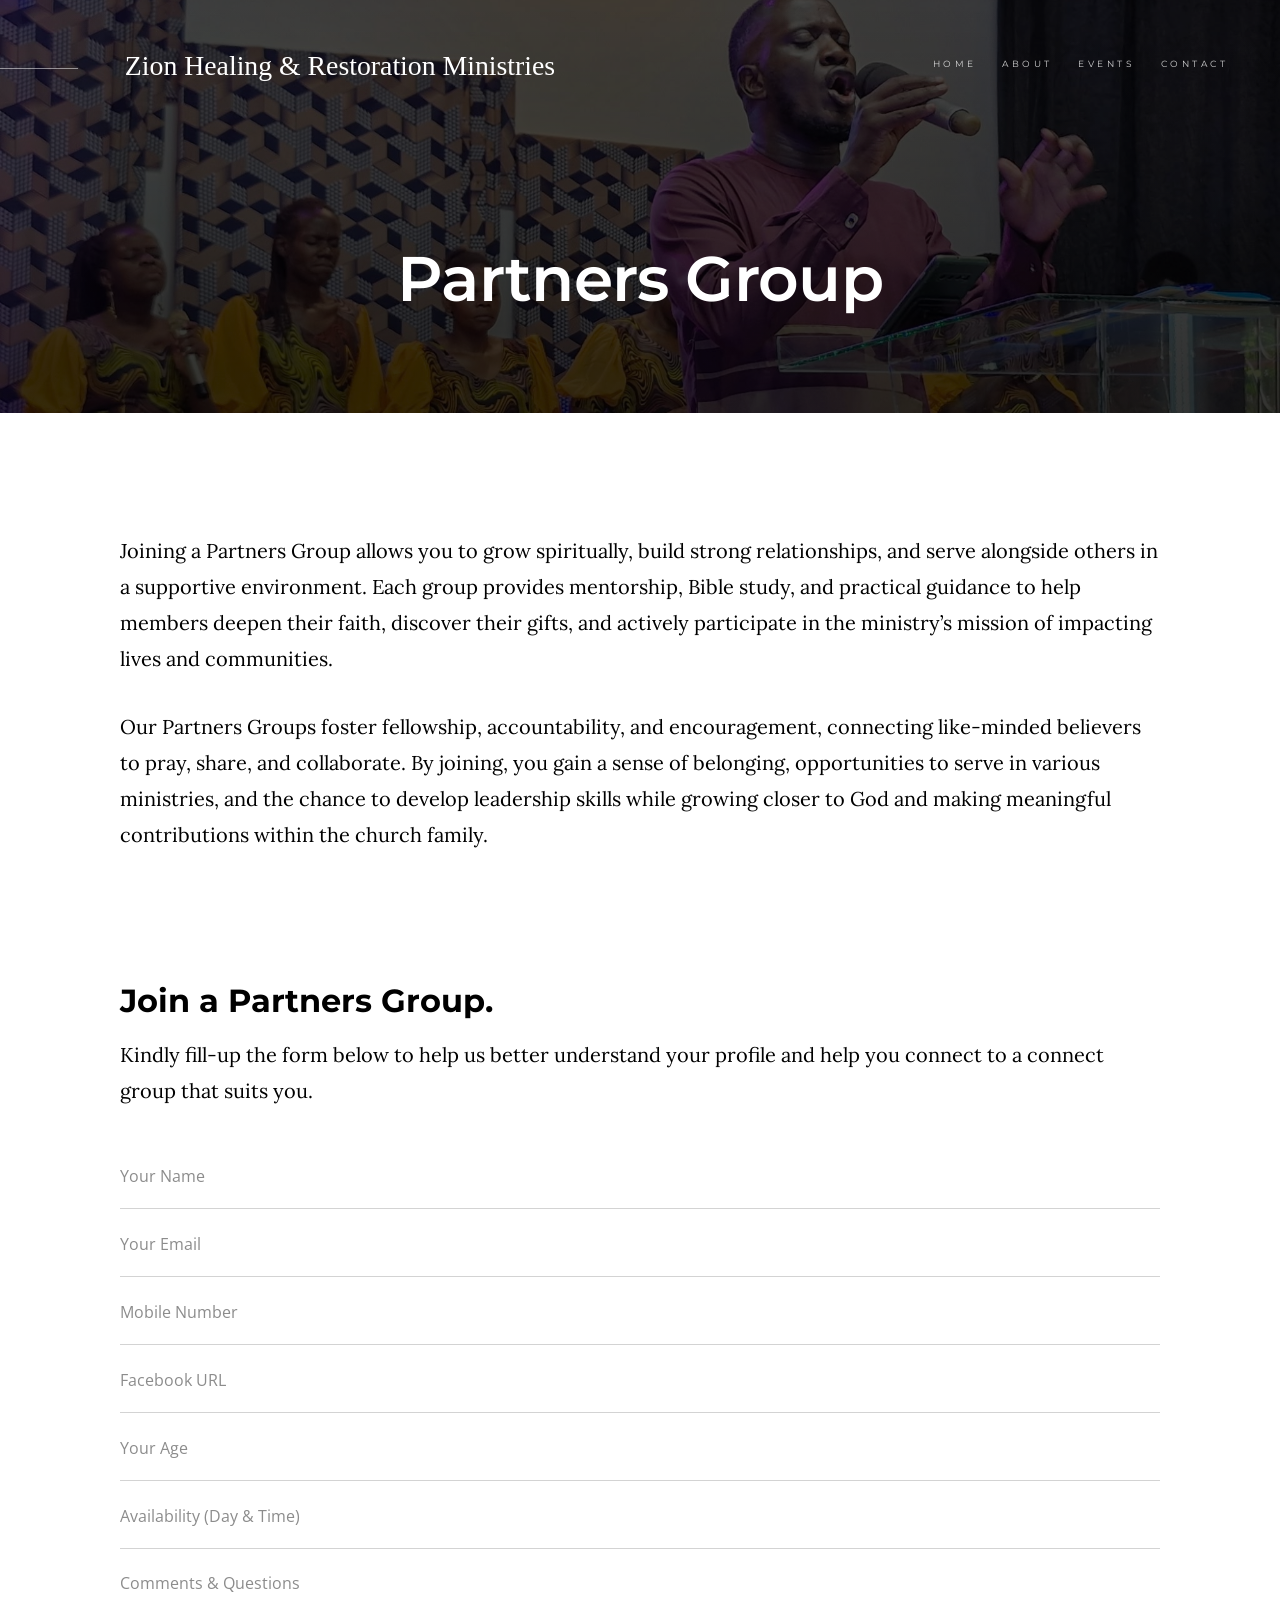
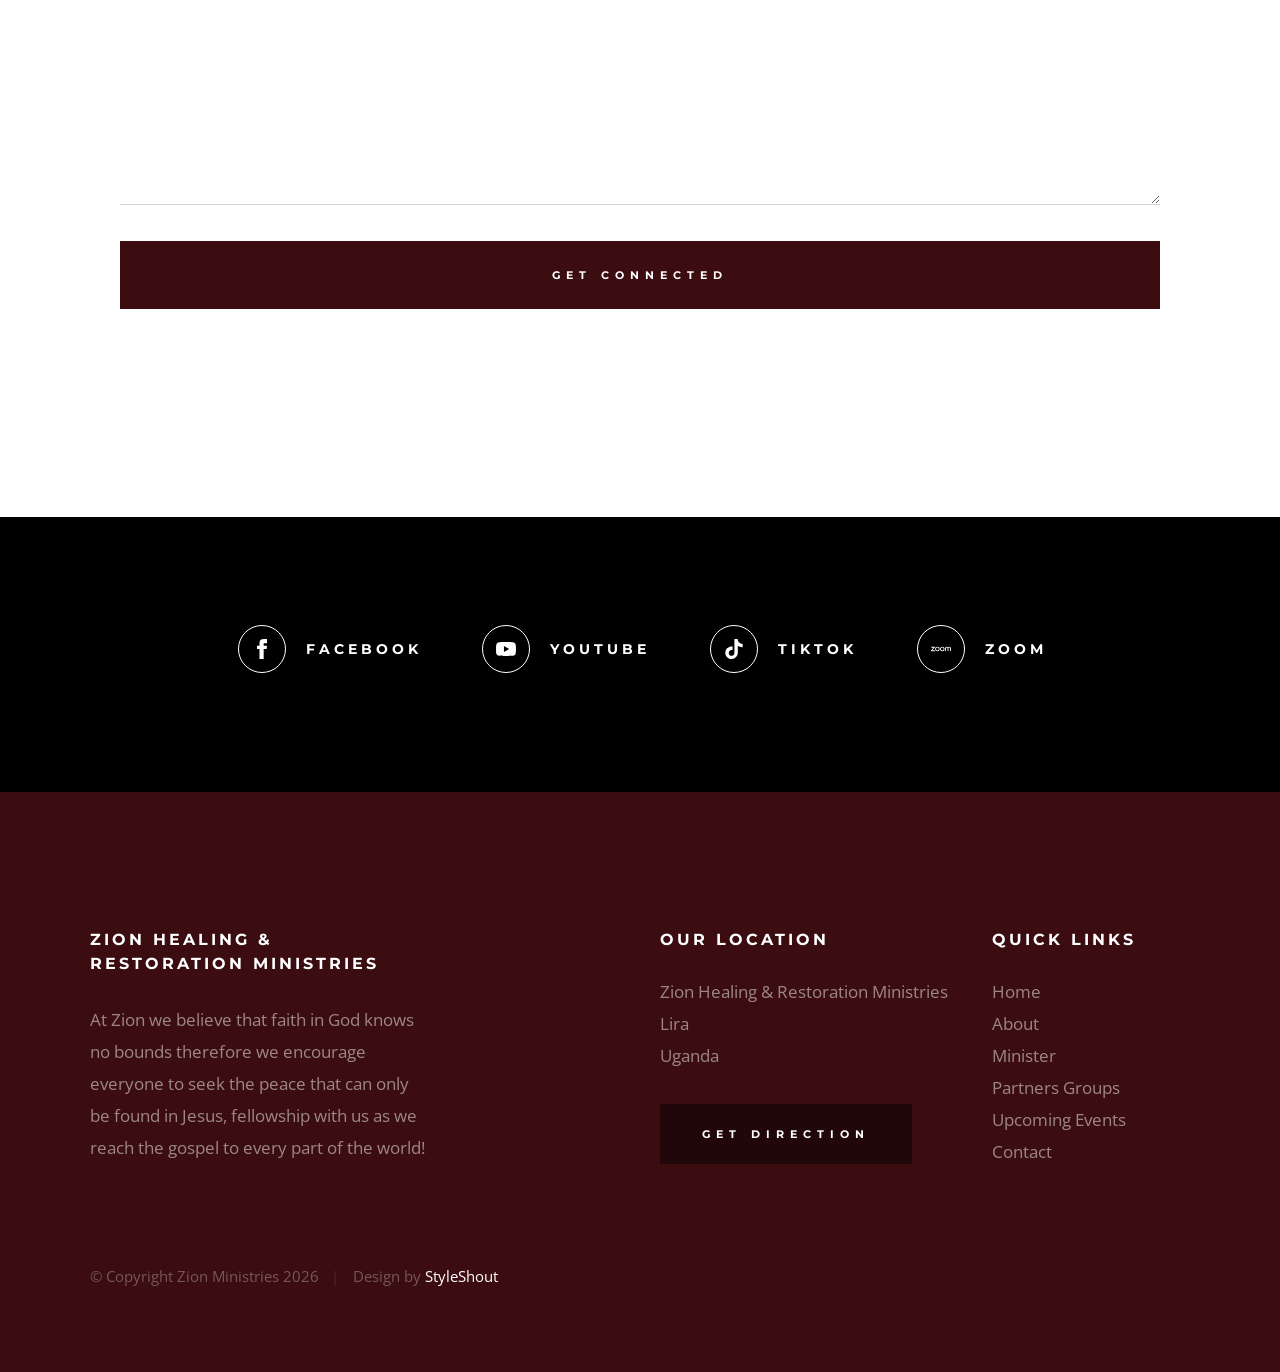
<file: connect-group.html>
<!DOCTYPE html>
<html class="no-js" lang="en">
<head>

    <!--- basic page needs
    ================================================== -->
    <meta charset="utf-8">
    <title>Zion Ministry - Partners Group</title>
    <meta name="description" content="">
    <meta name="author" content="">

    <!-- mobile specific metas
    ================================================== -->
    <meta name="viewport" content="width=device-width, initial-scale=1">

    <!-- CSS
    ================================================== -->
    <link rel="stylesheet" href="css/base.css">
    <link rel="stylesheet" href="css/main.css">

    <!-- script
    ================================================== -->
    <script src="js/modernizr.js"></script>

    <!-- favicons
    ================================================== -->
    <link rel="apple-touch-icon" sizes="180x180" href="apple-touch-icon.png">
    <link rel="icon" type="image/png" sizes="32x32" href="favicon-32x32.png">
    <link rel="icon" type="image/png" sizes="16x16" href="favicon-16x16.png">
    <link rel="manifest" href="site.webmanifest">

</head>

<body id="top">

    <!-- preloader
    ================================================== -->
    <div id="preloader">
        <div id="loader" class="dots-jump">
            <div></div>
            <div></div>
            <div></div>
        </div>
    </div>


    <!-- header
    ================================================== -->
    <header class="s-header">

        <div class="header-logo">
            <a class="site-logo" href="index.html">
                <img src="images/zhm.svg" alt="Homepage">
            </a>
        </div>

        <nav class="header-nav-wrap">
            <ul class="header-nav">
                <li><a href="index.html" title="Home">Home</a></li>
                <li><a href="about.html" title="About">About</a></li>
                <li><a href="events.html" title="Services">Events</a></li>
                <li><a href="contact.html" title="Contact us">Contact</a></li>	
            </ul>
        </nav>

        <a class="header-menu-toggle" href="#0"><span>Menu</span></a>

    </header> <!-- end s-header -->


    <!-- page header
    ================================================== -->
    <section class="page-header page-header--connect">

        <div class="gradient-overlay"></div>
        <div class="row page-header__content">
            <div class="column">
                <h1>Partners Group</h1>
            </div>
        </div>

    </section> <!-- end page-header -->


    <!-- page content
    ================================================== -->
    <section class="page-content">

        <div class="row">
            <div class="column">

                <p>
                Joining a Partners Group allows you to grow spiritually, build strong relationships, and serve alongside others in a supportive environment. Each group provides mentorship, Bible study, and practical guidance to help members deepen their faith, discover their gifts, and actively participate in the ministry’s mission of impacting lives and communities.
                </p>

                <p>
                Our Partners Groups foster fellowship, accountability, and encouragement, connecting like-minded believers to pray, share, and collaborate. By joining, you gain a sense of belonging, opportunities to serve in various ministries, and the chance to develop leadership skills while growing closer to God and making meaningful contributions within the church family.
                </p>

                <br>

                <h2>Join a Partners Group.</h2>
                
                <p>
                Kindly fill-up the form below to help us better understand your profile and help you connect to a connect group that suits you.
                </p>

                <form name="connectForm" id="connectForm" class="connectForm" method="post" action="" autocomplete="off">
                    <fieldset>

                        <div class="form-field">
                            <input name="cName" id="cName" class="h-full-width h-remove-bottom" placeholder="Your Name" value="" type="text">
                        </div>

                        <div class="form-field">
                            <input name="cEmail" id="cEmail" class="h-full-width h-remove-bottom" placeholder="Your Email" value="" type="text">
                        </div>

                        <div class="form-field">
                            <input name="cPhone" id="cPhone" class="h-full-width h-remove-bottom" placeholder="Mobile Number" value="" type="tel">
                        </div>

                        <div class="form-field">
                            <input name="cFacebook" id="cFacebook" class="h-full-width h-remove-bottom" placeholder="Facebook URL" value="" type="text">
                        </div>

                        <div class="form-field">
                            <input name="cAge" id="cAge" class="h-full-width h-remove-bottom" placeholder="Your Age" value="" type="text">
                        </div>

                        <div class="form-field">
                            <input name="cAvailability" id="cAvailability" class="h-full-width h-remove-bottom" placeholder="Availability (Day & Time)" value="" type="text">
                        </div>

                        <!-- <br>
                        <div class="form-field">
                            <label for="cGender">Gender :</label>
                            <div class="ss-custom-select">
                                <select class="h-full-width h-remove-bottom" name="cGender" id="cGender">
                                    <option value="Option 2">Male</option>
                                    <option value="Option 3">Female</option>
                                </select>
                            </div>
                        </div> -->

                        <div class="comments form-field">
                            <textarea name="cComments" id="cComments" class="h-full-width h-remove-bottom" placeholder="Comments & Questions"></textarea>
                        </div>

                        <br>

                        <input name="submit" id="submit" class="btn btn--primary btn--large h-full-width" value="Get Connected" type="submit">

                    </fieldset>
                </form> <!-- end connectForm -->

            </div>
        </div>

    </section> <!-- end page-content -->


    <!-- Social
    ================================================== -->
    <section class="s-social">
            
        <div class="row social-content">
            <div class="column">
                <ul class="social-list">
                    <li class="social-list__item">
                        <a href="https://www.facebook.com/bishop.abbey.kiboma" title="">
                            <span class="social-list__icon social-list__icon--facebook"></span>
                            <span class="social-list__text">Facebook</span>
                        </a>
                    </li>
                    <li class="social-list__item">
                        <a href="https://www.youtube.com/@ZionHealingAndRestoratio-yb8en" title="">
                            <span class="social-list__icon social-list__icon--youtube"></span>
                            <span class="social-list__text">Youtube</span>
                        </a>
                    </li>
                    <li class="social-list__item">
                        <a href="https://www.tiktok.com/@bishopabbeykiboma?is_from_webapp=1&sender_device=pc" title="">
                            <span class="social-list__icon social-list__icon--tiktok"></span>
                            <span class="social-list__text">Tiktok</span>
                        </a>
                    </li>
                    <li class="social-list__item">
                        <a href="https://app.zoom.us/wc/2375146743/join?ref_from=launch&fromPWA=1&from=join&_x_zm_rtaid=JW9VFNOJRv-uL4enA2hyFg.1771941761175.3185c21d92e17c474a23445dd3e4064e&_x_zm_rhtaid=381" title="">
                            <span class="social-list__icon social-list__icon--zoom"></span>
                            <span class="social-list__text">Zoom</span>
                        </a>
                    </li>
                </ul>
            </div>
        </div> <!-- end social-content -->

    </section> <!-- end s-social -->


    <!-- footer
    ================================================== -->
    <footer class="s-footer">

        <div class="row footer-top">
            <div class="column large-4 medium-5 tab-full">
                <div class="footer-logo">
                    <a class="site-footer-logo" href="index.html">
                        <h4 class="h6">Zion Healing & Restoration Ministries</h4>
                    </a>
                </div>  <!-- footer-logo -->
                <p>
                    At Zion we believe that faith in God knows no bounds therefore we encourage
                    everyone to seek the peace that can only be found in Jesus, fellowship with us 
                    as we reach the gospel to every part of the world!
                </p>
            </div>
            <div class="column large-half tab-full">
                <div class="row">
                    <div class="column large-7 medium-full">
                        <h4 class="h6">Our Location</h4>
                        <p>
                        Zion Healing & Restoration Ministries<br>
                        Lira <br>
                        Uganda
                        </p>
        
                        <p>
                        <a href="https://maps.app.goo.gl/NFvPgmumcmJxz5MdA" target="_blank" rel="noopener" class="btn btn--footer">Get Direction</a>
                        </p>
                    </div>
                    <div class="column large-5 medium-full">
                        <h4 class="h6">Quick Links</h4>
                        <ul class="footer-list">
                            <li><a href="index.html">Home</a></li>
                            <li><a href="about.html">About</a></li>
                            <li><a href="minister.html">Minister</a></li>
                            <li><a href="connect-group.html">Partners Groups</a></li>
                            <li><a href="events.html">Upcoming Events</a></li>
                            <li><a href="contact.html">Contact</a></li>
                        </ul>
                    </div>
                </div>
            </div>
        </div> <!-- end footer-top -->

        <div class="row footer-bottom">
            <div class="column ss-copyright">
                <span>© Copyright Zion Ministries 2026</span> 
                <span>Design by <a href="https://www.styleshout.com/">StyleShout</a></span>
            </div>
        </div> <!-- footer-bottom -->

        <div class="ss-go-top">
            <a class="smoothscroll" title="Back to Top" href="#top">
                <svg xmlns="http://www.w3.org/2000/svg" width="24" height="24" viewBox="0 0 24 24"><path d="M12 0l8 9h-6v15h-4v-15h-6z"/></svg>
            </a>
        </div> <!-- ss-go-top -->

    </footer> <!-- end s-footer -->


    <!-- Java Script
    ================================================== -->
    <script src="js/jquery-3.2.1.min.js"></script>
    <script src="js/plugins.js"></script>
    <script src="js/main.js"></script>

</body>
</file>
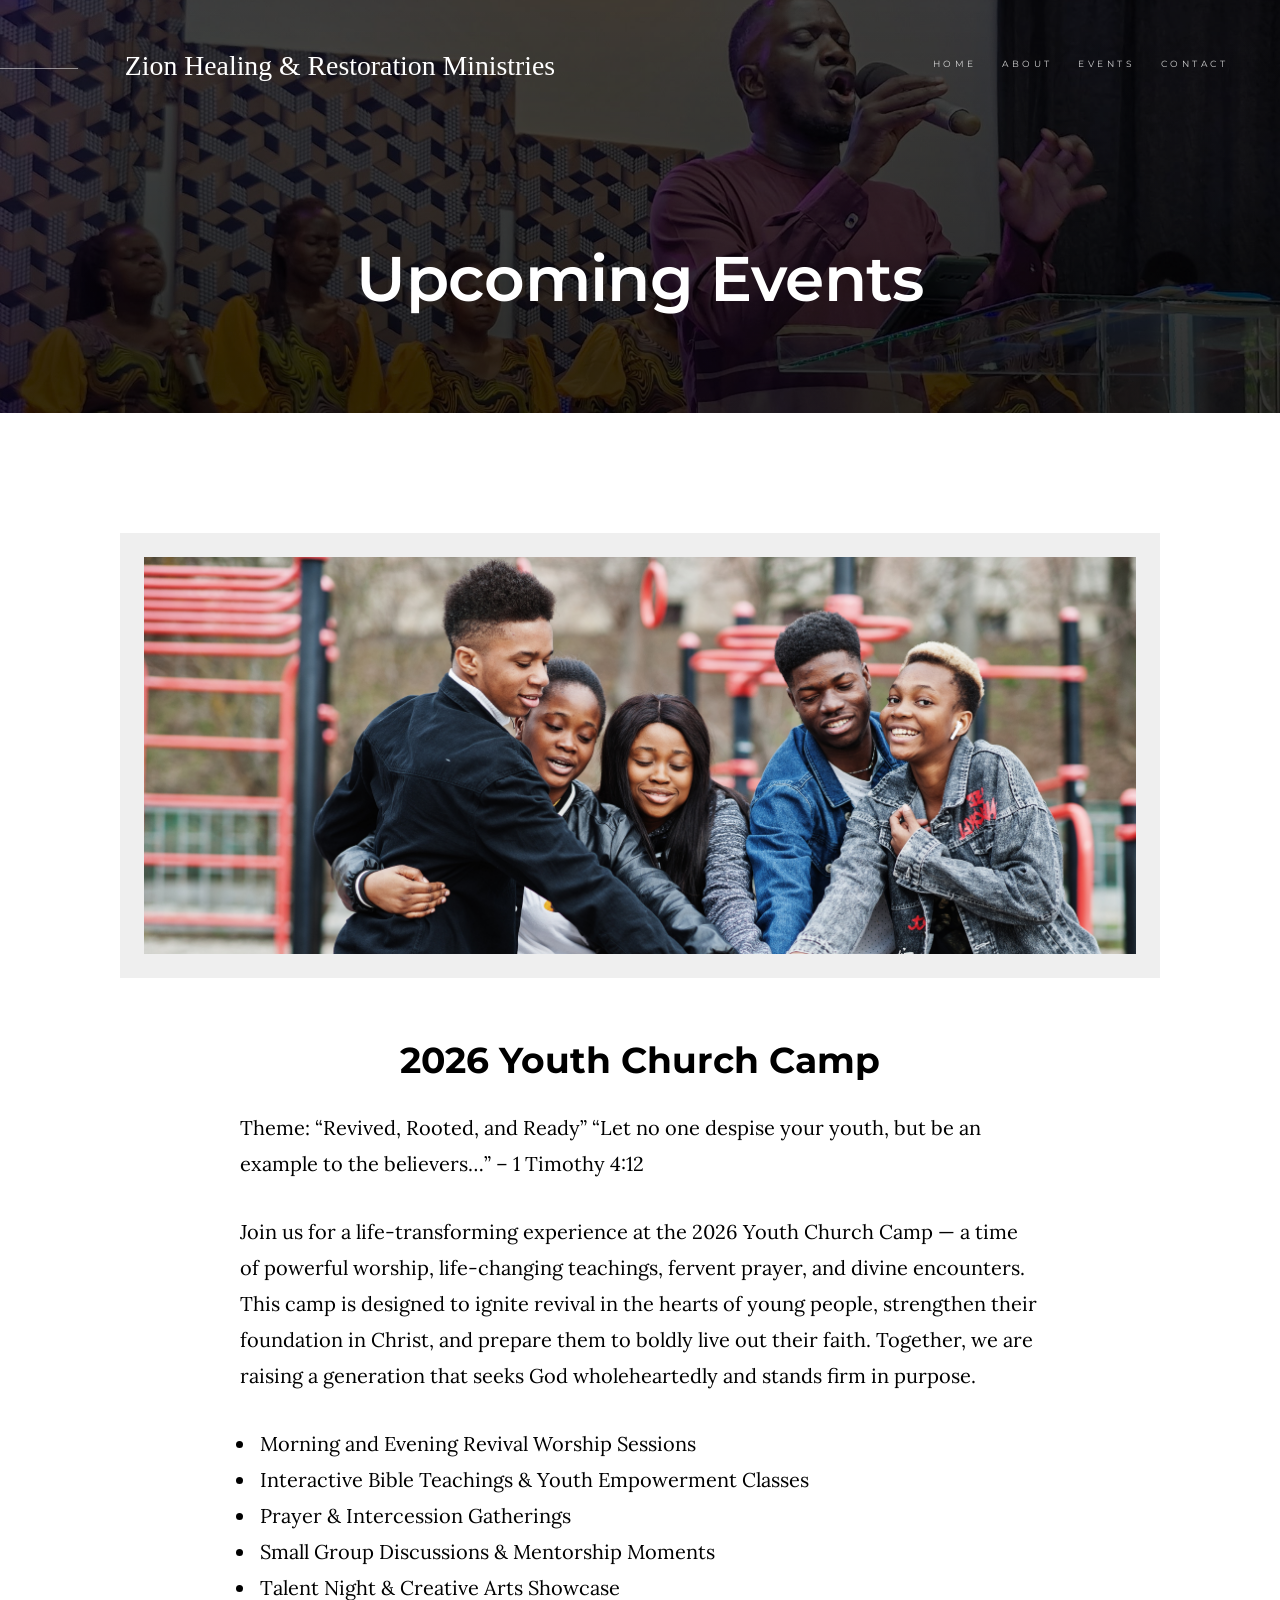
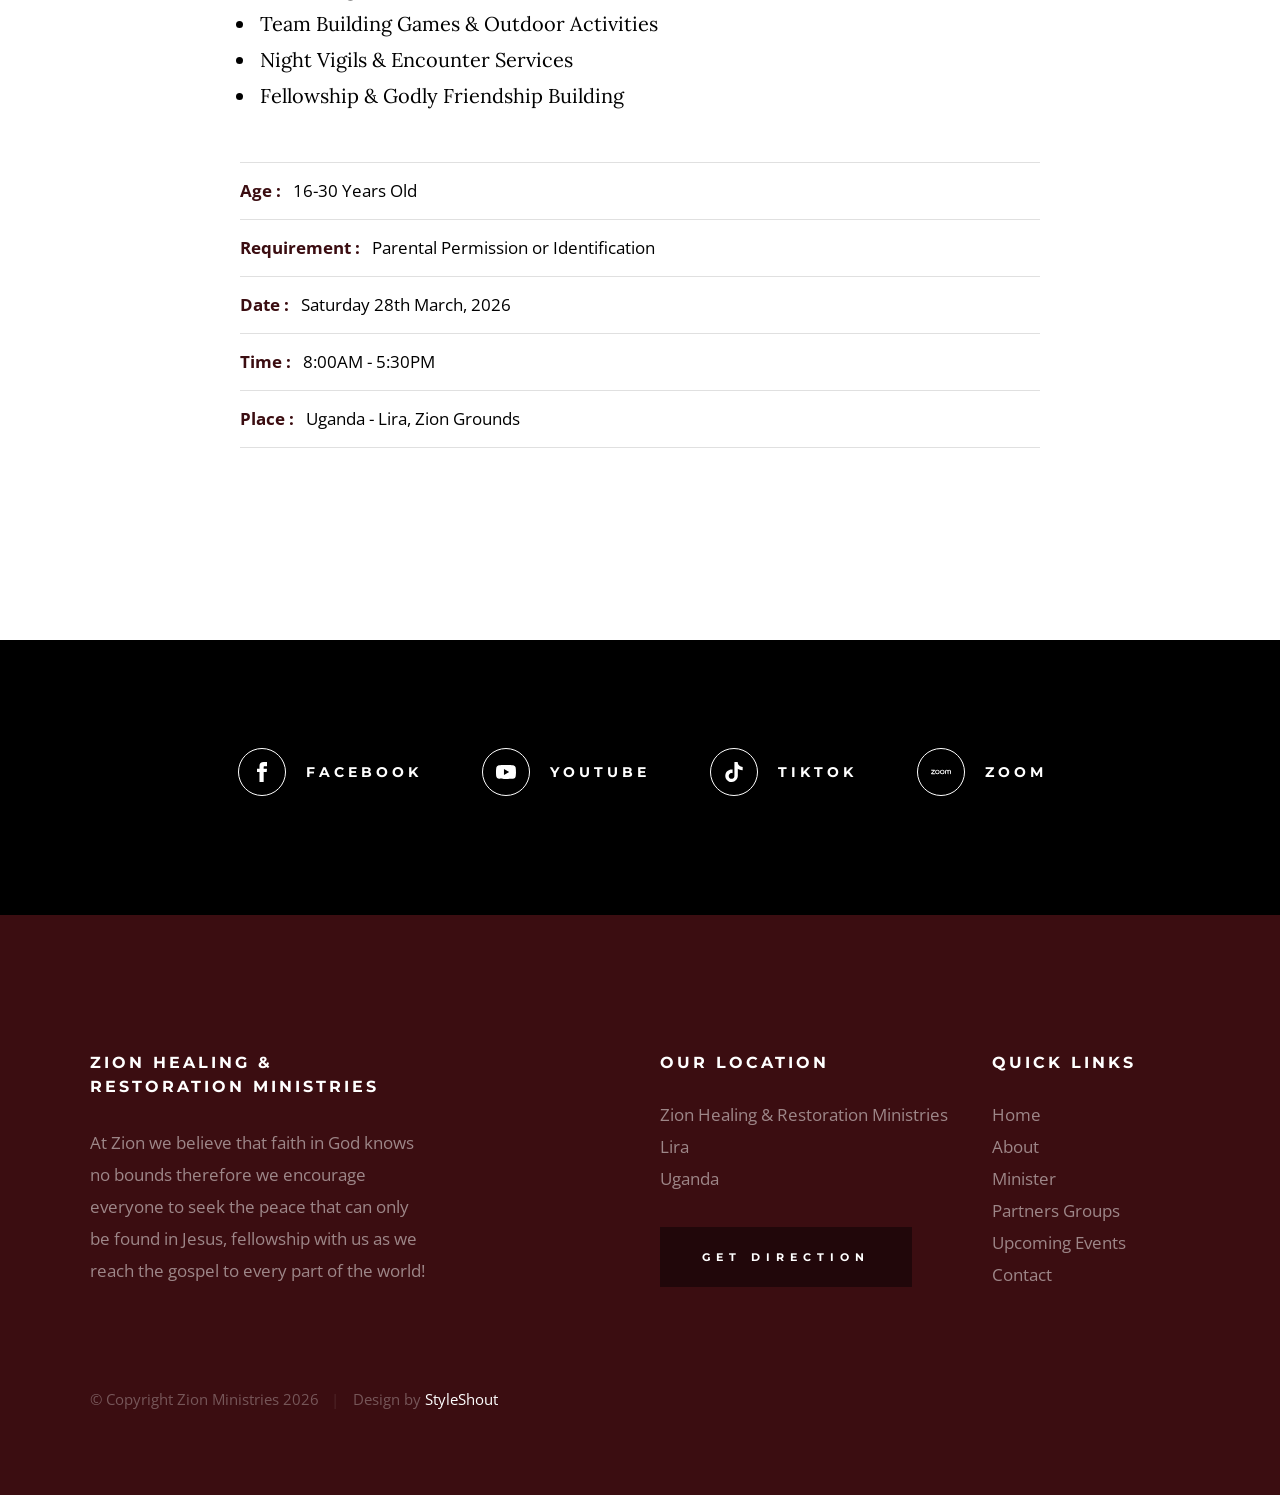
<file: events-single1.html>
<!DOCTYPE html>
<html class="no-js" lang="en">
<head>

    <!--- basic page needs
    ================================================== -->
    <meta charset="utf-8">
    <title>Zion Ministry | Upcoming Events</title>
    <meta name="description" content="">
    <meta name="author" content="">

    <!-- mobile specific metas
    ================================================== -->
    <meta name="viewport" content="width=device-width, initial-scale=1">

    <!-- CSS
    ================================================== -->
    <link rel="stylesheet" href="css/base.css">
    <link rel="stylesheet" href="css/main.css">

    <!-- script
    ================================================== -->
    <script src="js/modernizr.js"></script>

    <!-- favicons
    ================================================== -->
    <link rel="apple-touch-icon" sizes="180x180" href="apple-touch-icon.png">
    <link rel="icon" type="image/png" sizes="32x32" href="zionm 32x32.png">
    <link rel="icon" type="image/png" sizes="16x16" href="ZOINM 16x16.png">
    <link rel="manifest" href="site.webmanifest">

</head>

<body id="top">

    <!-- preloader
    ================================================== -->
    <div id="preloader">
        <div id="loader" class="dots-jump">
            <div></div>
            <div></div>
            <div></div>
        </div>
    </div>


    <!-- header
    ================================================== -->
    <header class="s-header">

        <div class="header-logo">
            <a class="site-logo" href="index.html">
                <img src="images/zhm.svg" alt="Homepage">
            </a>
        </div>

        <nav class="header-nav-wrap">
            <ul class="header-nav">
                <li><a href="index.html" title="Home">Home</a></li>
                <li><a href="about.html" title="About">About</a></li>
                <li class="current"><a href="events.html" title="Services">Events</a></li>
                <li><a href="contact.html" title="Contact us">Contact</a></li>	
            </ul>
        </nav>

        <a class="header-menu-toggle" href="#0"><span>Menu</span></a>

    </header> <!-- end s-header -->


    <!-- page header
    ================================================== -->
    <section class="page-header page-header--events">

        <div class="gradient-overlay"></div>
        <div class="row page-header__content">
            <div class="column">
                <h1>Upcoming Events</h1>
            </div>
        </div>

    </section> <!-- end page-header -->


    <!-- page content
    ================================================== -->
    <section class="page-content">

        <div class="row">
            <div class="column">

                <div class="media-wrap event-thumb">
                        <img src="images/thumbs/events/ev1-1000.png" 
                          srcset="images/thumbs/events/ev1-2000.png 2000w, 
                                  images/thumbs/events/ev1-1000.png 1000w, 
                                  images/thumbs/events/ev1-500.png 500w" sizes="(max-width: 2000px) 100vw, 2000px" alt="">
                </div> <!-- end media-wrap -->

                <div class="event-content">

                    <div class="event-title">
                        <h2 class="display-1">2026 Youth Church Camp</h2>
                    </div>

                    <p>
                        Theme: “Revived, Rooted, and Ready”
                        “Let no one despise your youth, but be an example to the believers…” – 1 Timothy 4:12
                    </p>

                    <p>
                    Join us for a life-transforming experience at the 2026 Youth Church Camp — a time of powerful worship, life-changing teachings, fervent prayer, and divine encounters. This camp is designed to ignite revival in the hearts of young people, strengthen their foundation in Christ, and prepare them to boldly live out their faith. Together, we are raising a generation that seeks God wholeheartedly and stands firm in purpose.
                    </p>
                      <ul class="event-activities-list">
                            <li>Morning and Evening Revival Worship Sessions</li>
                            <li>Interactive Bible Teachings & Youth Empowerment Classes</li>
                            <li>Prayer & Intercession Gatherings</li>
                            <li>Small Group Discussions & Mentorship Moments</li>
                            <li>Talent Night & Creative Arts Showcase</li>
                            <li>Team Building Games & Outdoor Activities</li>
                            <li>Night Vigils & Encounter Services</li>
                            <li>Fellowship & Godly Friendship Building</li>
                        </ul>

                    <ul class="event-meta">
                        <li><strong>Age</strong>16-30 Years Old</li>
                        <li><strong>Requirement</strong>Parental Permission or Identification</li>
                        <li><strong>Date</strong>Saturday 28th March, 2026</li>
                        <li><strong>Time</strong>8:00AM - 5:30PM</li>
                        <li><strong>Place</strong>Uganda - Lira, Zion Grounds</li>
                    </ul>

                </div> <!-- end event-content -->


            </div>
        </div>

    </section> <!-- end page content -->


    <!-- Social
    ================================================== -->
    <section class="s-social">
            
        <div class="row social-content">
            <div class="column">
                <ul class="social-list">
                    <li class="social-list__item">
                        <a href="https://www.facebook.com/bishop.abbey.kiboma" title="">
                            <span class="social-list__icon social-list__icon--facebook"></span>
                            <span class="social-list__text">Facebook</span>
                        </a>
                    </li>
                    <li class="social-list__item">
                        <a href="https://www.youtube.com/@ZionHealingAndRestoratio-yb8en" title="">
                            <span class="social-list__icon social-list__icon--youtube"></span>
                            <span class="social-list__text">Youtube</span>
                        </a>
                    </li>
                    <li class="social-list__item">
                        <a href="https://www.tiktok.com/@bishopabbeykiboma?is_from_webapp=1&sender_device=pc" title="">
                            <span class="social-list__icon social-list__icon--tiktok"></span>
                            <span class="social-list__text">Tiktok</span>
                        </a>
                    </li>
                    <li class="social-list__item">
                        <a href="https://app.zoom.us/wc/2375146743/join?ref_from=launch&fromPWA=1&from=join&_x_zm_rtaid=JW9VFNOJRv-uL4enA2hyFg.1771941761175.3185c21d92e17c474a23445dd3e4064e&_x_zm_rhtaid=381" title="">
                            <span class="social-list__icon social-list__icon--zoom"></span>
                            <span class="social-list__text">Zoom</span>
                        </a>
                    </li>
                </ul>
            </div>
        </div> <!-- end social-content -->

    </section> <!-- end s-social -->


    <!-- footer
    ================================================== -->
    <footer class="s-footer">

        <div class="row footer-top">
            <div class="column large-4 medium-5 tab-full">
                <div class="footer-logo">
                    <a class="site-footer-logo" href="index.html">
                        <h4 class="h6">Zion Healing & Restoration Ministries</h4>
                    </a>
                </div>  <!-- footer-logo -->
                <p>
                    At Zion we believe that faith in God knows no bounds therefore we encourage
                    everyone to seek the peace that can only be found in Jesus, fellowship with us 
                    as we reach the gospel to every part of the world!
                </p>
            </div>
            <div class="column large-half tab-full">
                <div class="row">
                    <div class="column large-7 medium-full">
                        <h4 class="h6">Our Location</h4>
                        <p>
                        Zion Healing & Restoration Ministries<br>
                        Lira <br>
                        Uganda
                        </p>
        
                        <p>
                        <a href="https://maps.app.goo.gl/NFvPgmumcmJxz5MdA" target="_blank" rel="noopener" class="btn btn--footer">Get Direction</a>
                        </p>
                    </div>
                    <div class="column large-5 medium-full">
                        <h4 class="h6">Quick Links</h4>
                        <ul class="footer-list">
                            <li><a href="index.html">Home</a></li>
                            <li><a href="about.html">About</a></li>
                            <li><a href="minister.html">Minister</a></li>
                            <li><a href="connect-group.html">Partners Groups</a></li>
                            <li><a href="events.html">Upcoming Events</a></li>
                            <li><a href="contact.html">Contact</a></li>
                        </ul>
                    </div>
                </div>
            </div>
        </div> <!-- end footer-top -->

        <div class="row footer-bottom">
            <div class="column ss-copyright">
                <span>© Copyright Zion Ministries 2026</span> 
                <span>Design by <a href="https://www.styleshout.com/">StyleShout</a></span>
            </div>
        </div> <!-- footer-bottom -->

        <div class="ss-go-top">
            <a class="smoothscroll" title="Back to Top" href="#top">
                <svg xmlns="http://www.w3.org/2000/svg" width="24" height="24" viewBox="0 0 24 24"><path d="M12 0l8 9h-6v15h-4v-15h-6z"/></svg>
            </a>
        </div> <!-- ss-go-top -->

    </footer> <!-- end s-footer -->


    <!-- Java Script
    ================================================== -->
    <script src="js/jquery-3.2.1.min.js"></script>
    <script src="js/plugins.js"></script>
    <script src="js/main.js"></script>

</body>
</file>
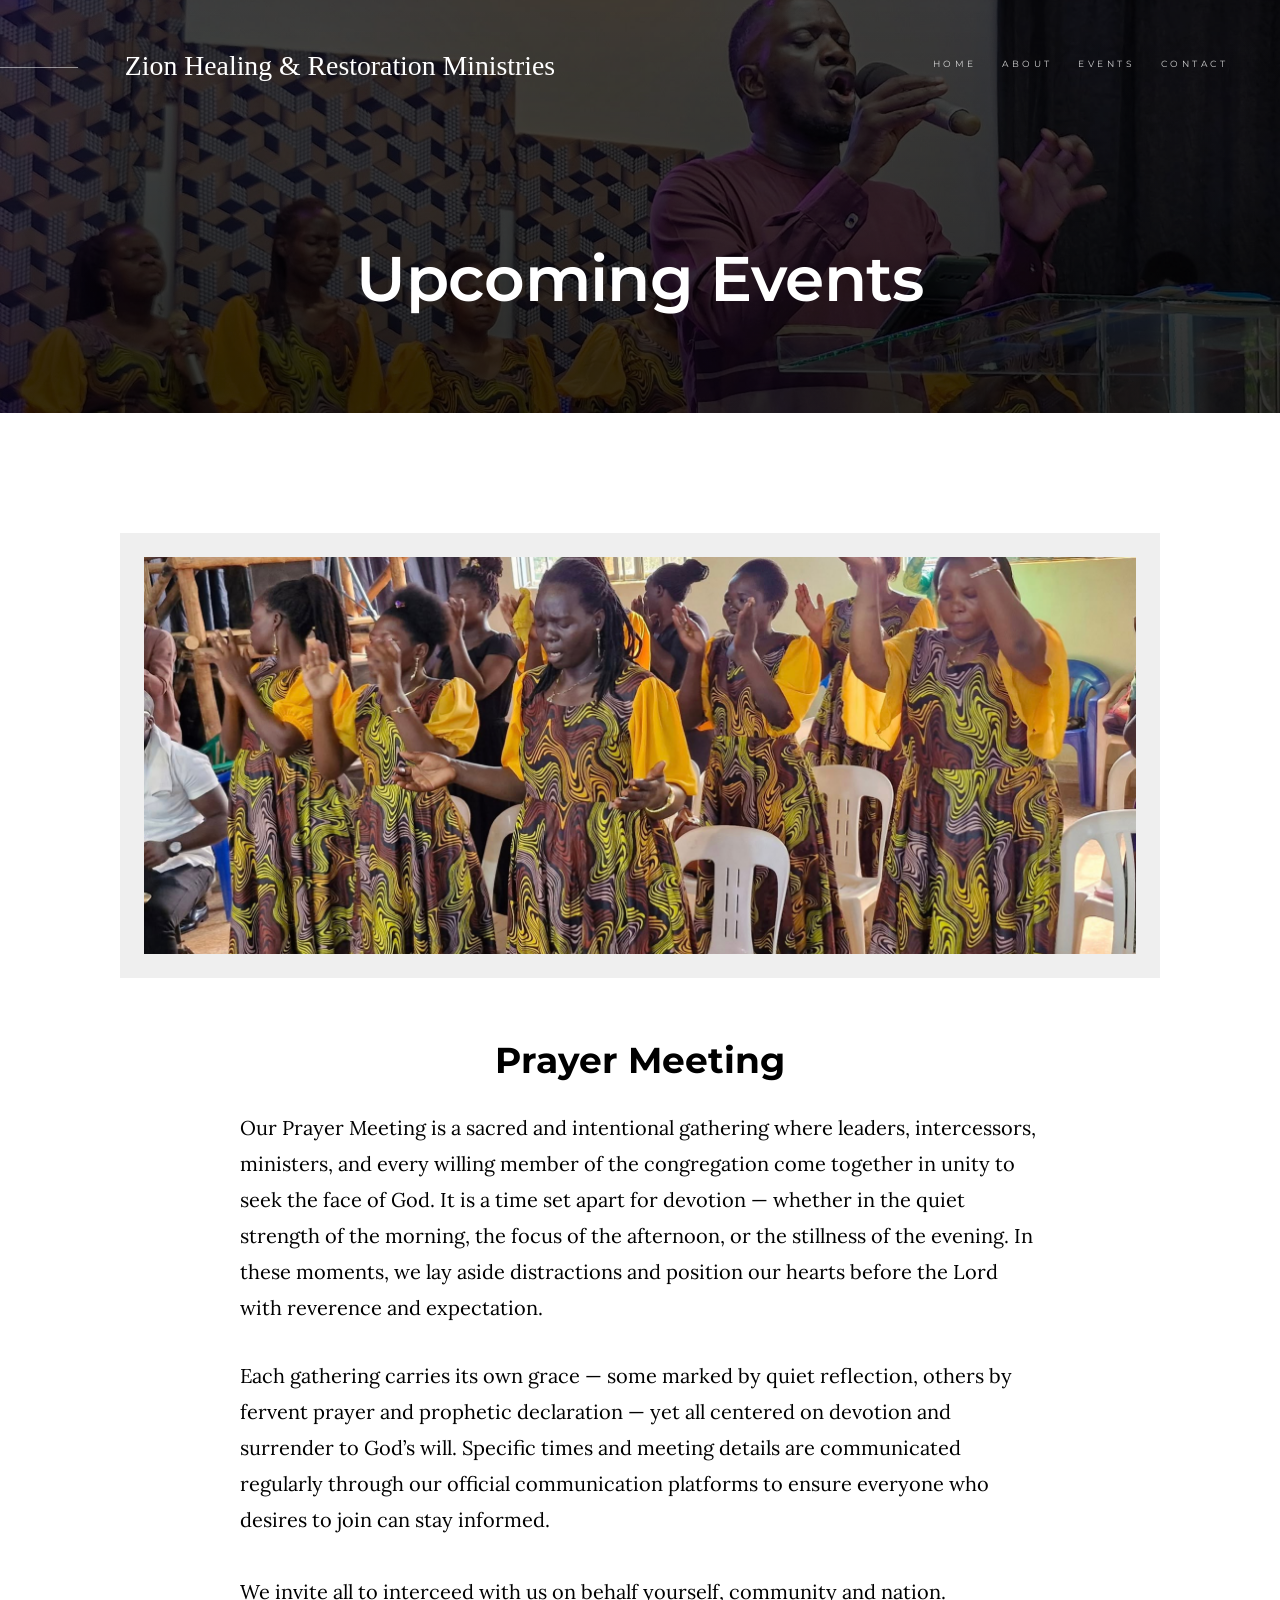
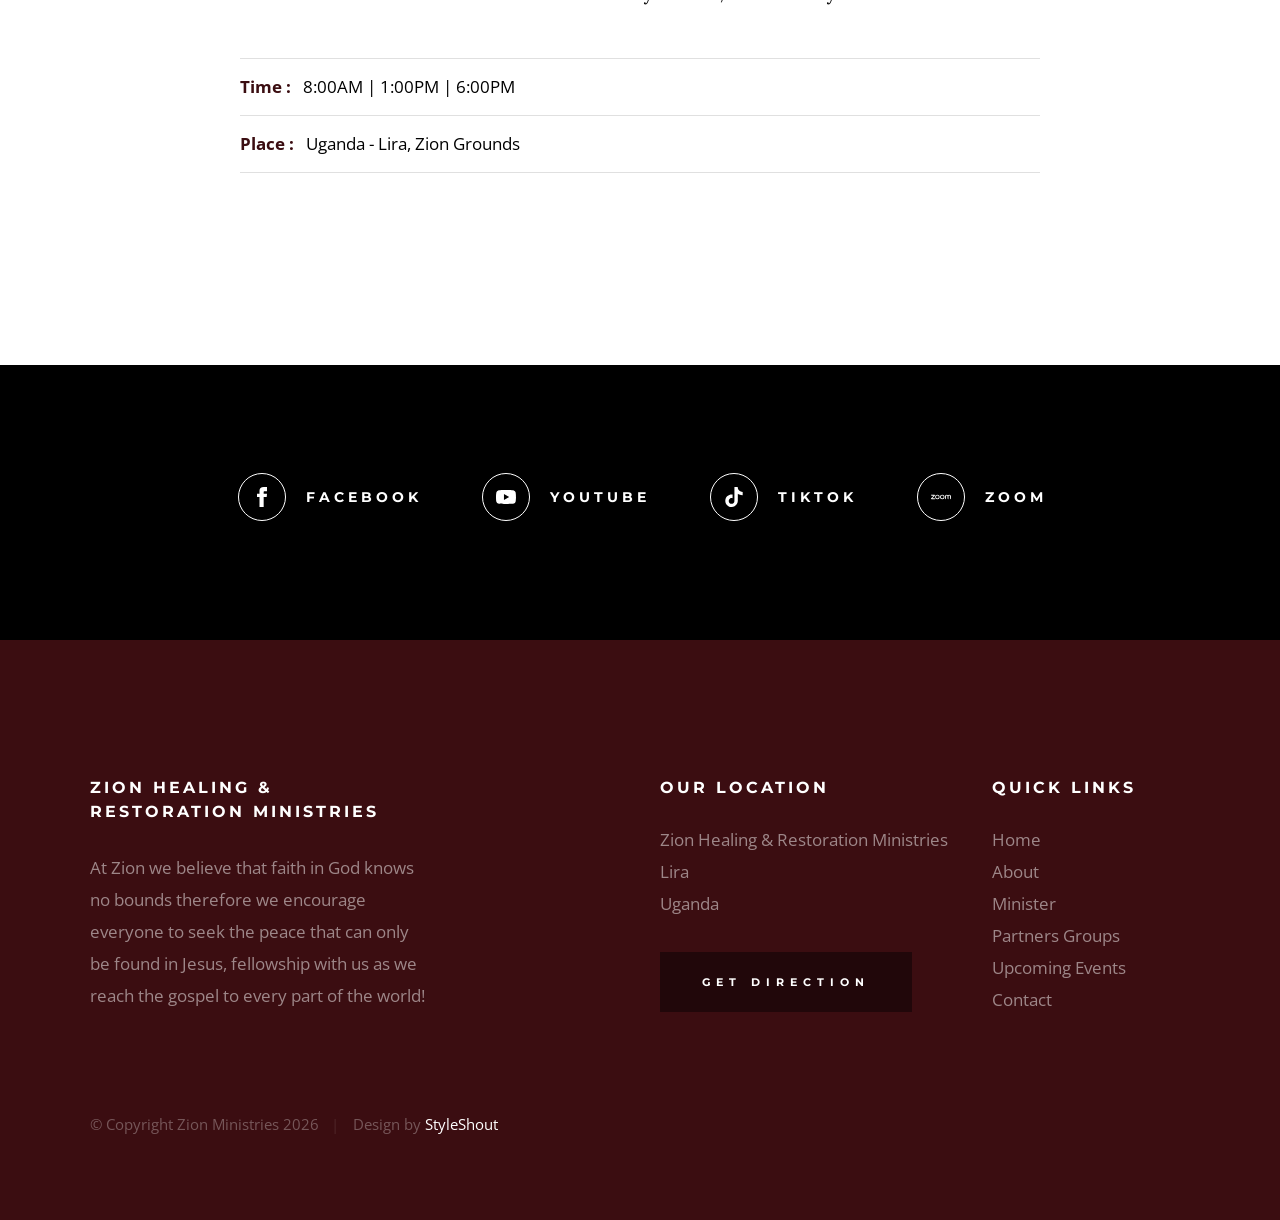
<file: events-single2.html>
<!DOCTYPE html>
<html class="no-js" lang="en">
<head>

    <!--- basic page needs
    ================================================== -->
    <meta charset="utf-8">
    <title>Zion Ministry | Upcoming Events</title>
    <meta name="description" content="">
    <meta name="author" content="">

    <!-- mobile specific metas
    ================================================== -->
    <meta name="viewport" content="width=device-width, initial-scale=1">

    <!-- CSS
    ================================================== -->
    <link rel="stylesheet" href="css/base.css">
    <link rel="stylesheet" href="css/main.css">

    <!-- script
    ================================================== -->
    <script src="js/modernizr.js"></script>

    <!-- favicons
    ================================================== -->
    <link rel="apple-touch-icon" sizes="180x180" href="apple-touch-icon.png">
    <link rel="icon" type="image/png" sizes="32x32" href="zionm 32x32.png">
    <link rel="icon" type="image/png" sizes="16x16" href="ZOINM 16x16.png">
    <link rel="manifest" href="site.webmanifest">

</head>

<body id="top">

    <!-- preloader
    ================================================== -->
    <div id="preloader">
        <div id="loader" class="dots-jump">
            <div></div>
            <div></div>
            <div></div>
        </div>
    </div>


    <!-- header
    ================================================== -->
    <header class="s-header">

        <div class="header-logo">
            <a class="site-logo" href="index.html">
                <img src="images/zhm.svg" alt="Homepage">
            </a>
        </div>

        <nav class="header-nav-wrap">
            <ul class="header-nav">
                <li><a href="index.html" title="Home">Home</a></li>
                <li><a href="about.html" title="About">About</a></li>
                <li class="current"><a href="events.html" title="Services">Events</a></li>
                <li><a href="contact.html" title="Contact us">Contact</a></li>	
            </ul>
        </nav>

        <a class="header-menu-toggle" href="#0"><span>Menu</span></a>

    </header> <!-- end s-header -->


    <!-- page header
    ================================================== -->
    <section class="page-header page-header--events">

        <div class="gradient-overlay"></div>
        <div class="row page-header__content">
            <div class="column">
                <h1>Upcoming Events</h1>
            </div>
        </div>

    </section> <!-- end page-header -->


    <!-- page content
    ================================================== -->
    <section class="page-content">

        <div class="row">
            <div class="column">

                <div class="media-wrap event-thumb">
                        <img src="images/thumbs/events/ev2-1000.png" 
                          srcset="images/thumbs/events/ev2-2000.png 2000w, 
                                  images/thumbs/events/ev2-1000.png 1000w, 
                                  images/thumbs/events/ev2-500.png 500w" sizes="(max-width: 2000px) 100vw, 2000px" alt="">
                </div> <!-- end media-wrap -->

                <div class="event-content">

                    <div class="event-title">
                        <h2 class="display-1">Prayer Meeting</h2>
                    </div>

                    <p>
                       Our Prayer Meeting is a sacred and intentional gathering where leaders, intercessors, ministers, and every willing member of the congregation come together in unity to seek the face of God. It is a time set apart for devotion — whether in the quiet strength of the morning, the focus of the afternoon, or the stillness of the evening. In these moments, we lay aside distractions and position our hearts before the Lord with reverence and expectation.
                    </p>

                    <p>
                    Each gathering carries its own grace — some marked by quiet reflection, others by fervent prayer and prophetic declaration — yet all centered on devotion and surrender to God’s will. Specific times and meeting details are communicated regularly through our official communication platforms to ensure everyone who desires to join can stay informed.
                    <br>
                    <br>We invite all to interceed with us on behalf yourself, community and nation.
                    </p>

                    <ul class="event-meta">
                        <li><strong>Time</strong>8:00AM | 1:00PM | 6:00PM </li>
                        <li><strong>Place</strong>Uganda - Lira, Zion Grounds</li>
                    </ul>

                </div> <!-- end event-content -->


            </div>
        </div>

    </section> <!-- end page content -->


    <!-- Social
    ================================================== -->
    <section class="s-social">
            
        <div class="row social-content">
            <div class="column">
                <ul class="social-list">
                    <li class="social-list__item">
                        <a href="https://www.facebook.com/bishop.abbey.kiboma" title="">
                            <span class="social-list__icon social-list__icon--facebook"></span>
                            <span class="social-list__text">Facebook</span>
                        </a>
                    </li>
                    <li class="social-list__item">
                        <a href="https://www.youtube.com/@ZionHealingAndRestoratio-yb8en" title="">
                            <span class="social-list__icon social-list__icon--youtube"></span>
                            <span class="social-list__text">Youtube</span>
                        </a>
                    </li>
                    <li class="social-list__item">
                        <a href="https://www.tiktok.com/@bishopabbeykiboma?is_from_webapp=1&sender_device=pc" title="">
                            <span class="social-list__icon social-list__icon--tiktok"></span>
                            <span class="social-list__text">Tiktok</span>
                        </a>
                    </li>
                    <li class="social-list__item">
                        <a href="https://app.zoom.us/wc/2375146743/join?ref_from=launch&fromPWA=1&from=join&_x_zm_rtaid=JW9VFNOJRv-uL4enA2hyFg.1771941761175.3185c21d92e17c474a23445dd3e4064e&_x_zm_rhtaid=381" title="">
                            <span class="social-list__icon social-list__icon--zoom"></span>
                            <span class="social-list__text">Zoom</span>
                        </a>
                    </li>
                </ul>
            </div>
        </div> <!-- end social-content -->

    </section> <!-- end s-social -->


    <!-- footer
    ================================================== -->
    <footer class="s-footer">

        <div class="row footer-top">
            <div class="column large-4 medium-5 tab-full">
                <div class="footer-logo">
                    <a class="site-footer-logo" href="index.html">
                        <h4 class="h6">Zion Healing & Restoration Ministries</h4>
                    </a>
                </div>  <!-- footer-logo -->
                <p>
                    At Zion we believe that faith in God knows no bounds therefore we encourage
                    everyone to seek the peace that can only be found in Jesus, fellowship with us 
                    as we reach the gospel to every part of the world!
                </p>
            </div>
            <div class="column large-half tab-full">
                <div class="row">
                    <div class="column large-7 medium-full">
                        <h4 class="h6">Our Location</h4>
                        <p>
                        Zion Healing & Restoration Ministries<br>
                        Lira <br>
                        Uganda
                        </p>
        
                        <p>
                        <a href="https://maps.app.goo.gl/NFvPgmumcmJxz5MdA" target="_blank" rel="noopener" class="btn btn--footer">Get Direction</a>
                        </p>
                    </div>
                    <div class="column large-5 medium-full">
                        <h4 class="h6">Quick Links</h4>
                        <ul class="footer-list">
                            <li><a href="index.html">Home</a></li>
                            <li><a href="about.html">About</a></li>
                            <li><a href="minister.html">Minister</a></li>
                            <li><a href="connect-group.html">Partners Groups</a></li>
                            <li><a href="events.html">Upcoming Events</a></li>
                            <li><a href="contact.html">Contact</a></li>
                        </ul>
                    </div>
                </div>
            </div>
        </div> <!-- end footer-top -->

        <div class="row footer-bottom">
            <div class="column ss-copyright">
                <span>© Copyright Zion Ministries 2026</span> 
                <span>Design by <a href="https://www.styleshout.com/">StyleShout</a></span>
            </div>
        </div> <!-- footer-bottom -->

        <div class="ss-go-top">
            <a class="smoothscroll" title="Back to Top" href="#top">
                <svg xmlns="http://www.w3.org/2000/svg" width="24" height="24" viewBox="0 0 24 24"><path d="M12 0l8 9h-6v15h-4v-15h-6z"/></svg>
            </a>
        </div> <!-- ss-go-top -->

    </footer> <!-- end s-footer -->


    <!-- Java Script
    ================================================== -->
    <script src="js/jquery-3.2.1.min.js"></script>
    <script src="js/plugins.js"></script>
    <script src="js/main.js"></script>

</body>
</file>
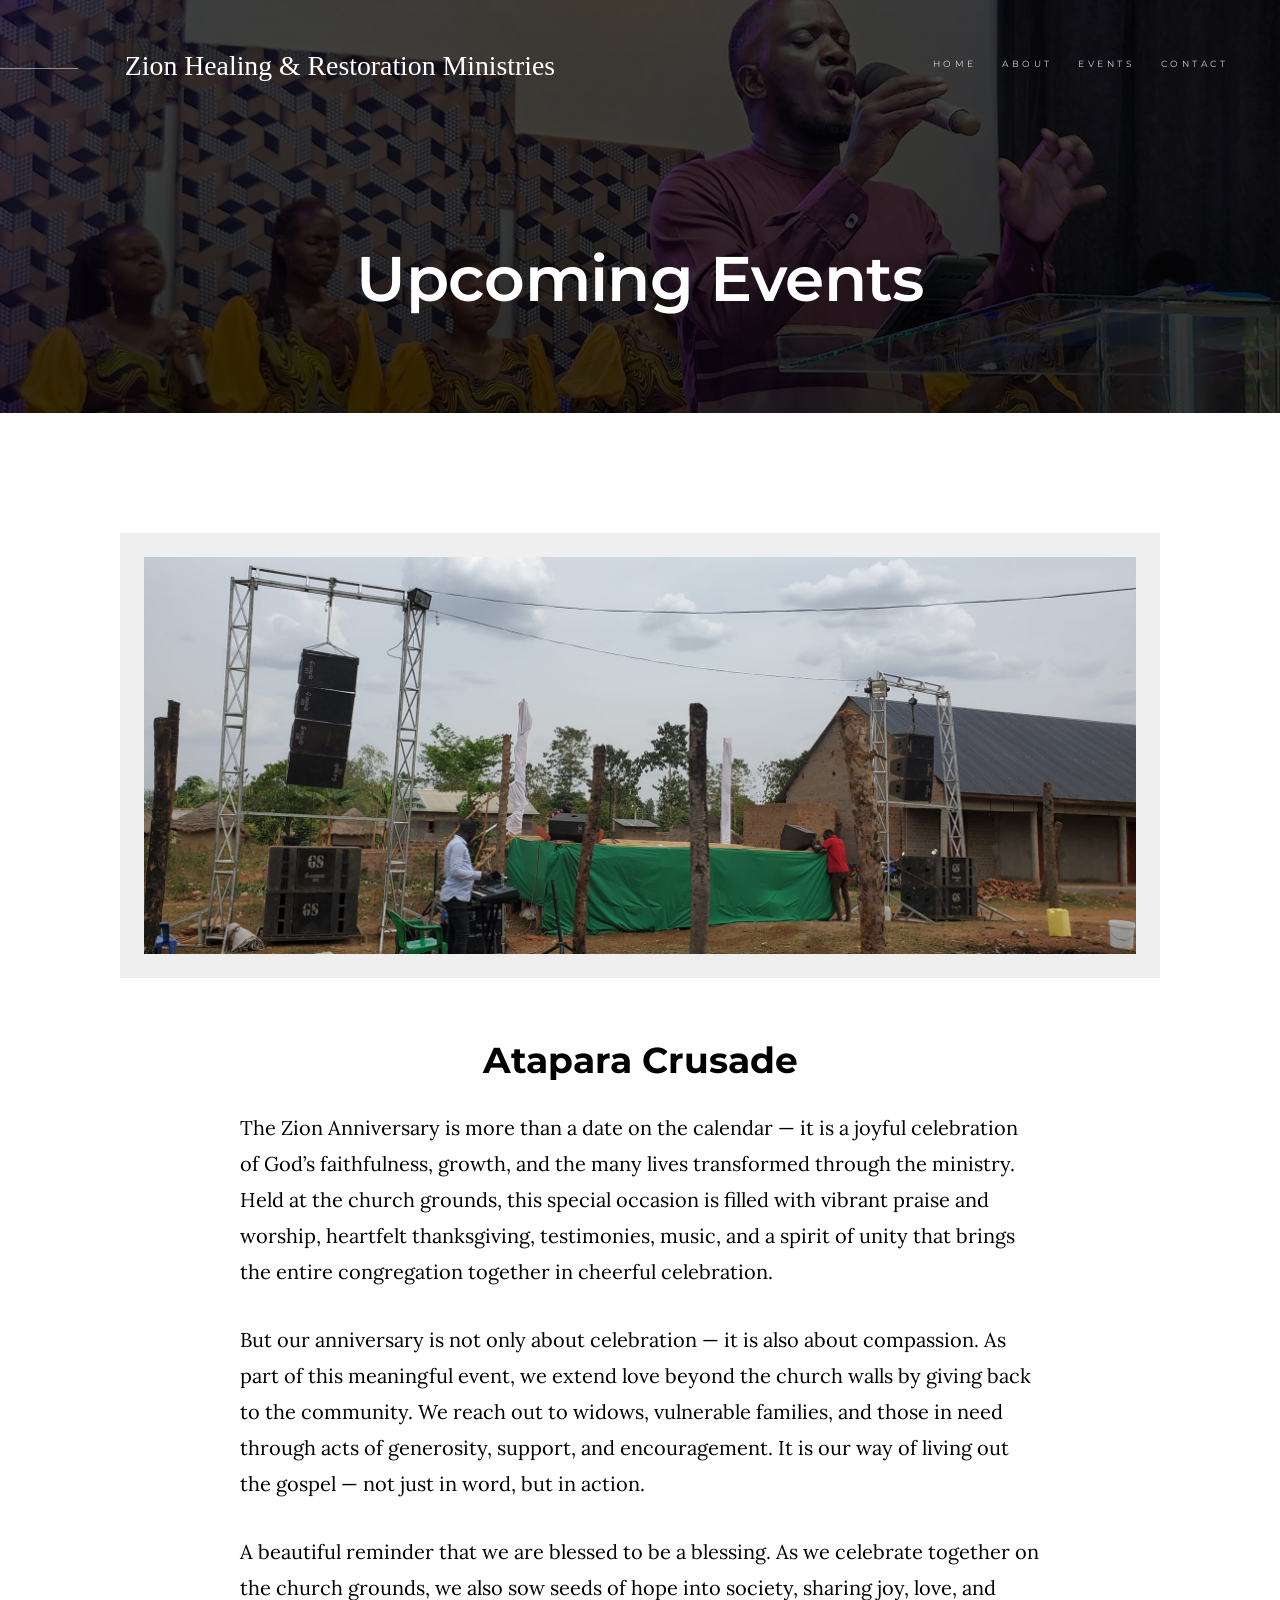
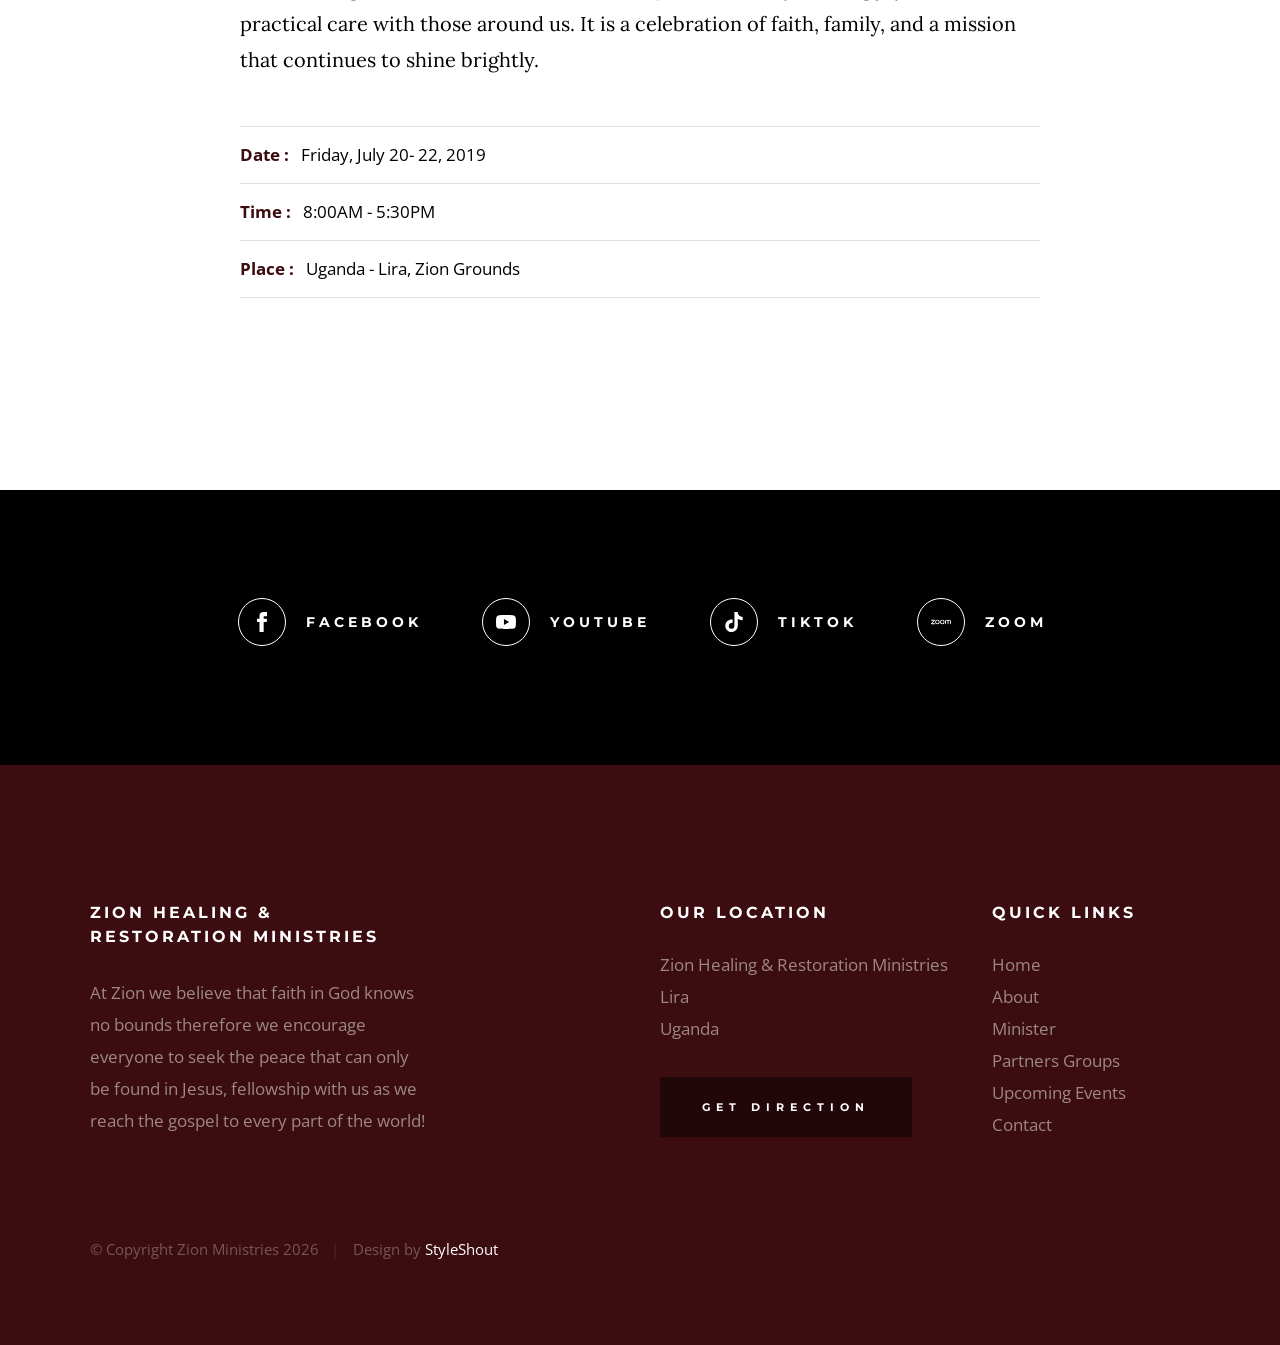
<file: events-single3.html>
<!DOCTYPE html>
<html class="no-js" lang="en">
<head>

    <!--- basic page needs
    ================================================== -->
    <meta charset="utf-8">
    <title>Zion Ministry | Upcoming Events</title>
    <meta name="description" content="">
    <meta name="author" content="">

    <!-- mobile specific metas
    ================================================== -->
    <meta name="viewport" content="width=device-width, initial-scale=1">

    <!-- CSS
    ================================================== -->
    <link rel="stylesheet" href="css/base.css">
    <link rel="stylesheet" href="css/main.css">

    <!-- script
    ================================================== -->
    <script src="js/modernizr.js"></script>

    <!-- favicons
    ================================================== -->
    <link rel="apple-touch-icon" sizes="180x180" href="apple-touch-icon.png">
    <link rel="icon" type="image/png" sizes="32x32" href="zionm 32x32.png">
    <link rel="icon" type="image/png" sizes="16x16" href="ZOINM 16x16.png">
    <link rel="manifest" href="site.webmanifest">

</head>

<body id="top">

    <!-- preloader
    ================================================== -->
    <div id="preloader">
        <div id="loader" class="dots-jump">
            <div></div>
            <div></div>
            <div></div>
        </div>
    </div>


    <!-- header
    ================================================== -->
    <header class="s-header">

        <div class="header-logo">
            <a class="site-logo" href="index.html">
                <img src="images/zhm.svg" alt="Homepage">
            </a>
        </div>

        <nav class="header-nav-wrap">
            <ul class="header-nav">
                <li><a href="index.html" title="Home">Home</a></li>
                <li><a href="about.html" title="About">About</a></li>
                <li class="current"><a href="events.html" title="Services">Events</a></li>
                <li><a href="contact.html" title="Contact us">Contact</a></li>	
            </ul>
        </nav>

        <a class="header-menu-toggle" href="#0"><span>Menu</span></a>

    </header> <!-- end s-header -->


    <!-- page header
    ================================================== -->
    <section class="page-header page-header--events">

        <div class="gradient-overlay"></div>
        <div class="row page-header__content">
            <div class="column">
                <h1>Upcoming Events</h1>
            </div>
        </div>

    </section> <!-- end page-header -->


    <!-- page content
    ================================================== -->
    <section class="page-content">

        <div class="row">
            <div class="column">

                <div class="media-wrap event-thumb">
                        <img src="images/thumbs/events/ev3-1000.png" 
                          srcset="images/thumbs/events/ev3-2000.png 2000w, 
                                  images/thumbs/events/ev3-1000.png 1000w, 
                                  images/thumbs/events/ev3-500.png 500w" sizes="(max-width: 2000px) 100vw, 2000px" alt="">
                </div> <!-- end media-wrap -->

                <div class="event-content">

                    <div class="event-title">
                        <h2 class="display-1">Atapara Crusade</h2>
                    </div>

                    <p>
                        The Zion Anniversary is more than a date on the calendar — it is a joyful celebration of God’s faithfulness, growth, and the many lives transformed through the ministry. Held at the church grounds, this special occasion is filled with vibrant praise and worship, heartfelt thanksgiving, testimonies, music, and a spirit of unity that brings the entire congregation together in cheerful celebration.
                    </p>

                    <p>
                        But our anniversary is not only about celebration — it is also about compassion. As part of this meaningful event, we extend love beyond the church walls by giving back to the community. We reach out to widows, vulnerable families, and those in need through acts of generosity, support, and encouragement. It is our way of living out the gospel — not just in word, but in action.
                    </p>
                    <p>
                        A beautiful reminder that we are blessed to be a blessing. As we celebrate together on the church grounds, we also sow seeds of hope into society, sharing joy, love, and practical care with those around us. It is a celebration of faith, family, and a mission that continues to shine brightly.
                    </p>

                    <ul class="event-meta">
                        <li><strong>Date</strong>Friday, July 20- 22, 2019</li>
                        <li><strong>Time</strong>8:00AM - 5:30PM</li>
                        <li><strong>Place</strong>Uganda - Lira, Zion Grounds</li>
                    </ul>

                </div> <!-- end event-content -->


            </div>
        </div>

    </section> <!-- end page content -->


    <!-- Social
    ================================================== -->
    <section class="s-social">
            
        <div class="row social-content">
            <div class="column">
                <ul class="social-list">
                    <li class="social-list__item">
                        <a href="https://www.facebook.com/bishop.abbey.kiboma" title="">
                            <span class="social-list__icon social-list__icon--facebook"></span>
                            <span class="social-list__text">Facebook</span>
                        </a>
                    </li>
                    <li class="social-list__item">
                        <a href="https://www.youtube.com/@ZionHealingAndRestoratio-yb8en" title="">
                            <span class="social-list__icon social-list__icon--youtube"></span>
                            <span class="social-list__text">Youtube</span>
                        </a>
                    </li>
                    <li class="social-list__item">
                        <a href="https://www.tiktok.com/@bishopabbeykiboma?is_from_webapp=1&sender_device=pc" title="">
                            <span class="social-list__icon social-list__icon--tiktok"></span>
                            <span class="social-list__text">Tiktok</span>
                        </a>
                    </li>
                    <li class="social-list__item">
                        <a href="https://app.zoom.us/wc/2375146743/join?ref_from=launch&fromPWA=1&from=join&_x_zm_rtaid=JW9VFNOJRv-uL4enA2hyFg.1771941761175.3185c21d92e17c474a23445dd3e4064e&_x_zm_rhtaid=381" title="">
                            <span class="social-list__icon social-list__icon--zoom"></span>
                            <span class="social-list__text">Zoom</span>
                        </a>
                    </li>
                </ul>
            </div>
        </div> <!-- end social-content -->

    </section> <!-- end s-social -->


    <!-- footer
    ================================================== -->
    <footer class="s-footer">

        <div class="row footer-top">
            <div class="column large-4 medium-5 tab-full">
                <div class="footer-logo">
                    <a class="site-footer-logo" href="index.html">
                        <h4 class="h6">Zion Healing & Restoration Ministries</h4>
                    </a>
                </div>  <!-- footer-logo -->
                <p>
                    At Zion we believe that faith in God knows no bounds therefore we encourage
                    everyone to seek the peace that can only be found in Jesus, fellowship with us 
                    as we reach the gospel to every part of the world!
                </p>
            </div>
            <div class="column large-half tab-full">
                <div class="row">
                    <div class="column large-7 medium-full">
                        <h4 class="h6">Our Location</h4>
                        <p>
                        Zion Healing & Restoration Ministries<br>
                        Lira <br>
                        Uganda
                        </p>
        
                        <p>
                        <a href="https://maps.app.goo.gl/NFvPgmumcmJxz5MdA" target="_blank" rel="noopener" class="btn btn--footer">Get Direction</a>
                        </p>
                    </div>
                    <div class="column large-5 medium-full">
                        <h4 class="h6">Quick Links</h4>
                        <ul class="footer-list">
                            <li><a href="index.html">Home</a></li>
                            <li><a href="about.html">About</a></li>
                            <li><a href=".html">Minister</a></li>
                            <li><a href="connect-group.html">Partners Groups</a></li>
                            <li><a href="events.html">Upcoming Events</a></li>
                            <li><a href="contact.html">Contact</a></li>
                        </ul>
                    </div>
                </div>
            </div>
        </div> <!-- end footer-top -->

        <div class="row footer-bottom">
            <div class="column ss-copyright">
                <span>© Copyright Zion Ministries 2026</span> 
                <span>Design by <a href="https://www.styleshout.com/">StyleShout</a></span>
            </div>
        </div> <!-- footer-bottom -->

        <div class="ss-go-top">
            <a class="smoothscroll" title="Back to Top" href="#top">
                <svg xmlns="http://www.w3.org/2000/svg" width="24" height="24" viewBox="0 0 24 24"><path d="M12 0l8 9h-6v15h-4v-15h-6z"/></svg>
            </a>
        </div> <!-- ss-go-top -->

    </footer> <!-- end s-footer -->


    <!-- Java Script
    ================================================== -->
    <script src="js/jquery-3.2.1.min.js"></script>
    <script src="js/plugins.js"></script>
    <script src="js/main.js"></script>

</body>
</file>
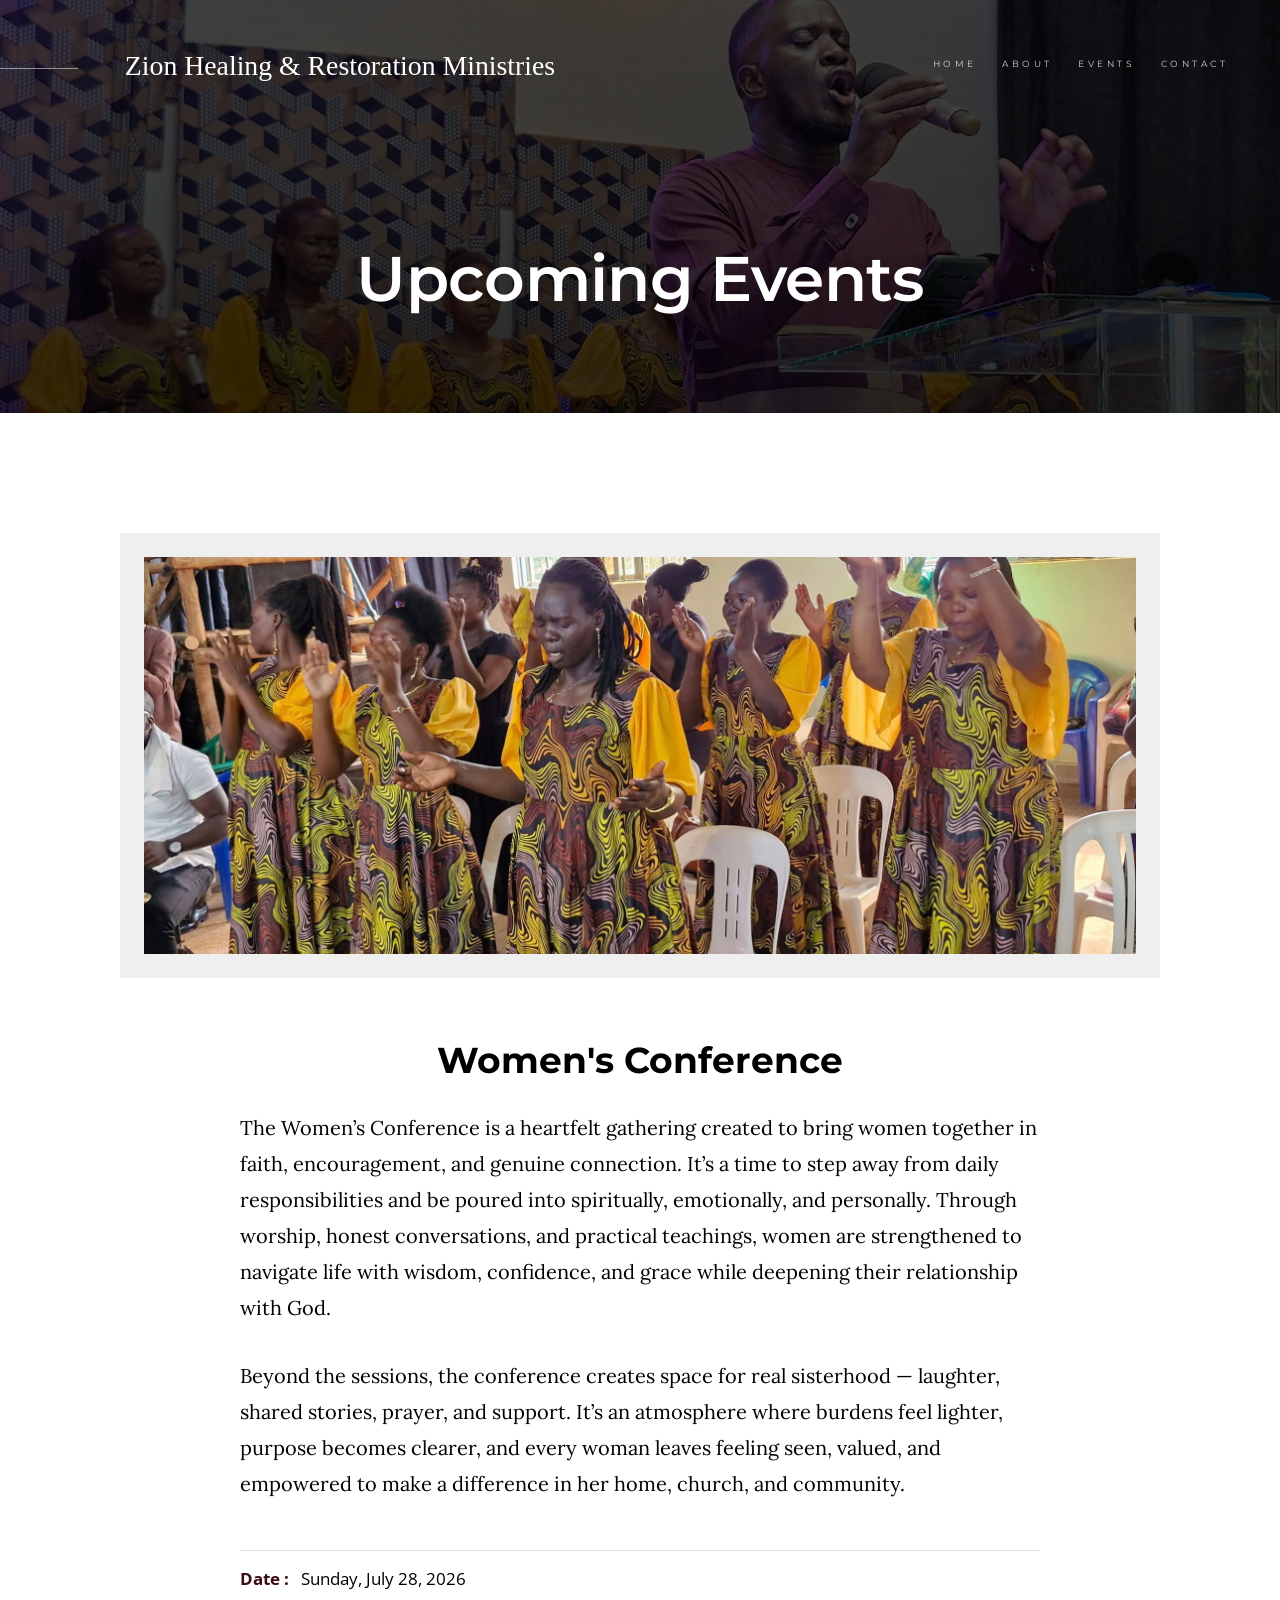
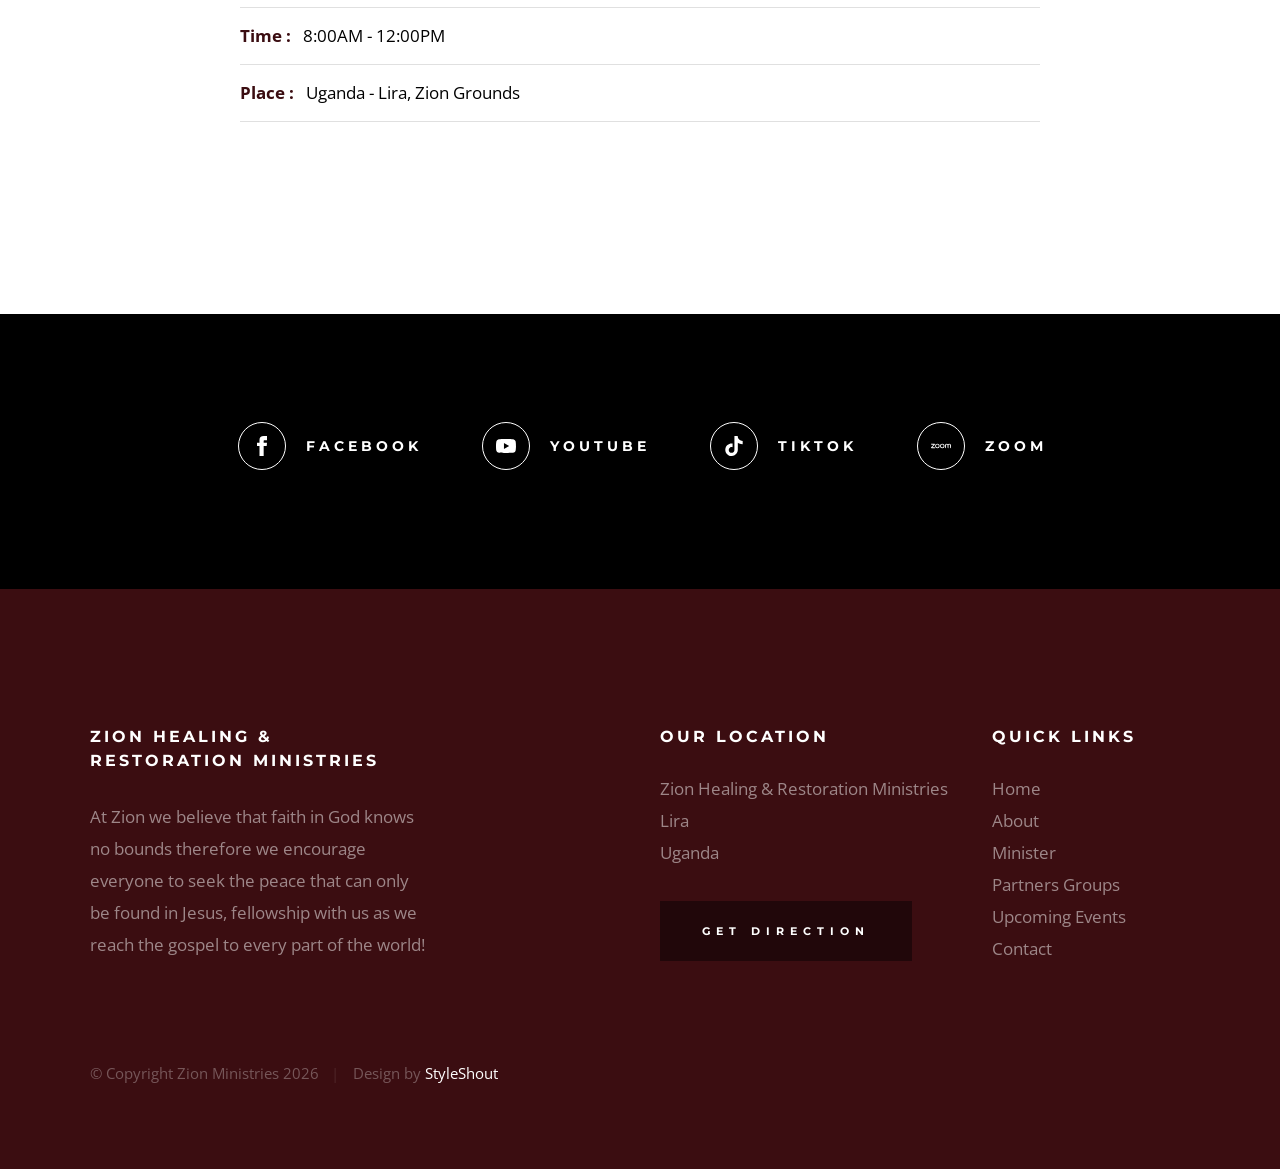
<file: events-single4.html>
<!DOCTYPE html>
<html class="no-js" lang="en">
<head>

    <!--- basic page needs
    ================================================== -->
    <meta charset="utf-8">
    <title>Zion Ministry | Upcoming Events</title>
    <meta name="description" content="">
    <meta name="author" content="">

    <!-- mobile specific metas
    ================================================== -->
    <meta name="viewport" content="width=device-width, initial-scale=1">

    <!-- CSS
    ================================================== -->
    <link rel="stylesheet" href="css/base.css">
    <link rel="stylesheet" href="css/main.css">

    <!-- script
    ================================================== -->
    <script src="js/modernizr.js"></script>

    <!-- favicons
    ================================================== -->
    <link rel="apple-touch-icon" sizes="180x180" href="apple-touch-icon.png">
    <link rel="icon" type="image/png" sizes="32x32" href="zionm 32x32.png">
    <link rel="icon" type="image/png" sizes="16x16" href="ZOINM 16x16.png">
    <link rel="manifest" href="site.webmanifest">

</head>

<body id="top">

    <!-- preloader
    ================================================== -->
    <div id="preloader">
        <div id="loader" class="dots-jump">
            <div></div>
            <div></div>
            <div></div>
        </div>
    </div>


    <!-- header
    ================================================== -->
    <header class="s-header">

        <div class="header-logo">
            <a class="site-logo" href="index.html">
                <img src="images/zhm.svg" alt="Homepage">
            </a>
        </div>

        <nav class="header-nav-wrap">
            <ul class="header-nav">
                <li><a href="index.html" title="Home">Home</a></li>
                <li><a href="about.html" title="About">About</a></li>
                <li class="current"><a href="events.html" title="Services">Events</a></li>
                <li><a href="contact.html" title="Contact us">Contact</a></li>	
            </ul>
        </nav>

        <a class="header-menu-toggle" href="#0"><span>Menu</span></a>

    </header> <!-- end s-header -->


    <!-- page header
    ================================================== -->
    <section class="page-header page-header--events">

        <div class="gradient-overlay"></div>
        <div class="row page-header__content">
            <div class="column">
                <h1>Upcoming Events</h1>
            </div>
        </div>

    </section> <!-- end page-header -->


    <!-- page content
    ================================================== -->
    <section class="page-content">

        <div class="row">
            <div class="column">

                <div class="media-wrap event-thumb">
                        <img src="images/thumbs/events/ev2-1000.png" 
                          srcset="images/thumbs/events/ev2-2000.png 2000w, 
                                  images/thumbs/events/ev2-1000.png 1000w, 
                                  images/thumbs/events/ev2-500.png 500w" sizes="(max-width: 2000px) 100vw, 2000px" alt="">
                </div> <!-- end media-wrap -->

                <div class="event-content">

                    <div class="event-title">
                        <h2 class="display-1">Women's Conference</h2>
                    </div>

                    <p>
                        The Women’s Conference is a heartfelt gathering created to bring women together in faith, encouragement, and genuine connection. It’s a time to step away from daily responsibilities and be poured into spiritually, emotionally, and personally. Through worship, honest conversations, and practical teachings, women are strengthened to navigate life with wisdom, confidence, and grace while deepening their relationship with God.
                    </p>

                    <p>
                    Beyond the sessions, the conference creates space for real sisterhood — laughter, shared stories, prayer, and support. It’s an atmosphere where burdens feel lighter, purpose becomes clearer, and every woman leaves feeling seen, valued, and empowered to make a difference in her home, church, and community.
                    </p>

                    <ul class="event-meta">
                        <li><strong>Date</strong>Sunday, July 28, 2026</li>
                        <li><strong>Time</strong>8:00AM - 12:00PM</li>
                        <li><strong>Place</strong>Uganda - Lira, Zion Grounds</li>
                    </ul>

                </div> <!-- end event-content -->


            </div>
        </div>

    </section> <!-- end page content -->


    <!-- Social
    ================================================== -->
    <section class="s-social">
            
        <div class="row social-content">
            <div class="column">
                <ul class="social-list">
                    <li class="social-list__item">
                        <a href="https://www.facebook.com/bishop.abbey.kiboma" title="">
                            <span class="social-list__icon social-list__icon--facebook"></span>
                            <span class="social-list__text">Facebook</span>
                        </a>
                    </li>
                    <li class="social-list__item">
                        <a href="https://www.youtube.com/@ZionHealingAndRestoratio-yb8en" title="">
                            <span class="social-list__icon social-list__icon--youtube"></span>
                            <span class="social-list__text">Youtube</span>
                        </a>
                    </li>
                    <li class="social-list__item">
                        <a href="https://www.tiktok.com/@bishopabbeykiboma?is_from_webapp=1&sender_device=pc" title="">
                            <span class="social-list__icon social-list__icon--tiktok"></span>
                            <span class="social-list__text">Tiktok</span>
                        </a>
                    </li>
                    <li class="social-list__item">
                        <a href="https://app.zoom.us/wc/2375146743/join?ref_from=launch&fromPWA=1&from=join&_x_zm_rtaid=JW9VFNOJRv-uL4enA2hyFg.1771941761175.3185c21d92e17c474a23445dd3e4064e&_x_zm_rhtaid=381" title="">
                            <span class="social-list__icon social-list__icon--zoom"></span>
                            <span class="social-list__text">Zoom</span>
                        </a>
                    </li>
                </ul>
            </div>
        </div> <!-- end social-content -->

    </section> <!-- end s-social -->


    <!-- footer
    ================================================== -->
    <footer class="s-footer">

        <div class="row footer-top">
            <div class="column large-4 medium-5 tab-full">
                <div class="footer-logo">
                    <a class="site-footer-logo" href="index.html">
                        <h4 class="h6">Zion Healing & Restoration Ministries</h4>
                    </a>
                </div>  <!-- footer-logo -->
                <p>
                    At Zion we believe that faith in God knows no bounds therefore we encourage
                    everyone to seek the peace that can only be found in Jesus, fellowship with us 
                    as we reach the gospel to every part of the world!
                </p>
            </div>
            <div class="column large-half tab-full">
                <div class="row">
                    <div class="column large-7 medium-full">
                        <h4 class="h6">Our Location</h4>
                        <p>
                        Zion Healing & Restoration Ministries<br>
                        Lira <br>
                        Uganda
                        </p>
        
                        <p>
                        <a href="https://maps.app.goo.gl/NFvPgmumcmJxz5MdA" target="_blank" rel="noopener" class="btn btn--footer">Get Direction</a>
                        </p>
                    </div>
                    <div class="column large-5 medium-full">
                        <h4 class="h6">Quick Links</h4>
                        <ul class="footer-list">
                            <li><a href="index.html">Home</a></li>
                            <li><a href="about.html">About</a></li>
                            <li><a href="minister.html">Minister</a></li>
                            <li><a href="connect-group.html">Partners Groups</a></li>
                            <li><a href="events.html">Upcoming Events</a></li>
                            <li><a href="contact.html">Contact</a></li>
                        </ul>
                    </div>
                </div>
            </div>
        </div> <!-- end footer-top -->

        <div class="row footer-bottom">
            <div class="column ss-copyright">
                <span>© Copyright Zion Ministries 2026</span> 
                <span>Design by <a href="https://www.styleshout.com/">StyleShout</a></span>
            </div>
        </div> <!-- footer-bottom -->

        <div class="ss-go-top">
            <a class="smoothscroll" title="Back to Top" href="#top">
                <svg xmlns="http://www.w3.org/2000/svg" width="24" height="24" viewBox="0 0 24 24"><path d="M12 0l8 9h-6v15h-4v-15h-6z"/></svg>
            </a>
        </div> <!-- ss-go-top -->

    </footer> <!-- end s-footer -->


    <!-- Java Script
    ================================================== -->
    <script src="js/jquery-3.2.1.min.js"></script>
    <script src="js/plugins.js"></script>
    <script src="js/main.js"></script>

</body>
</file>
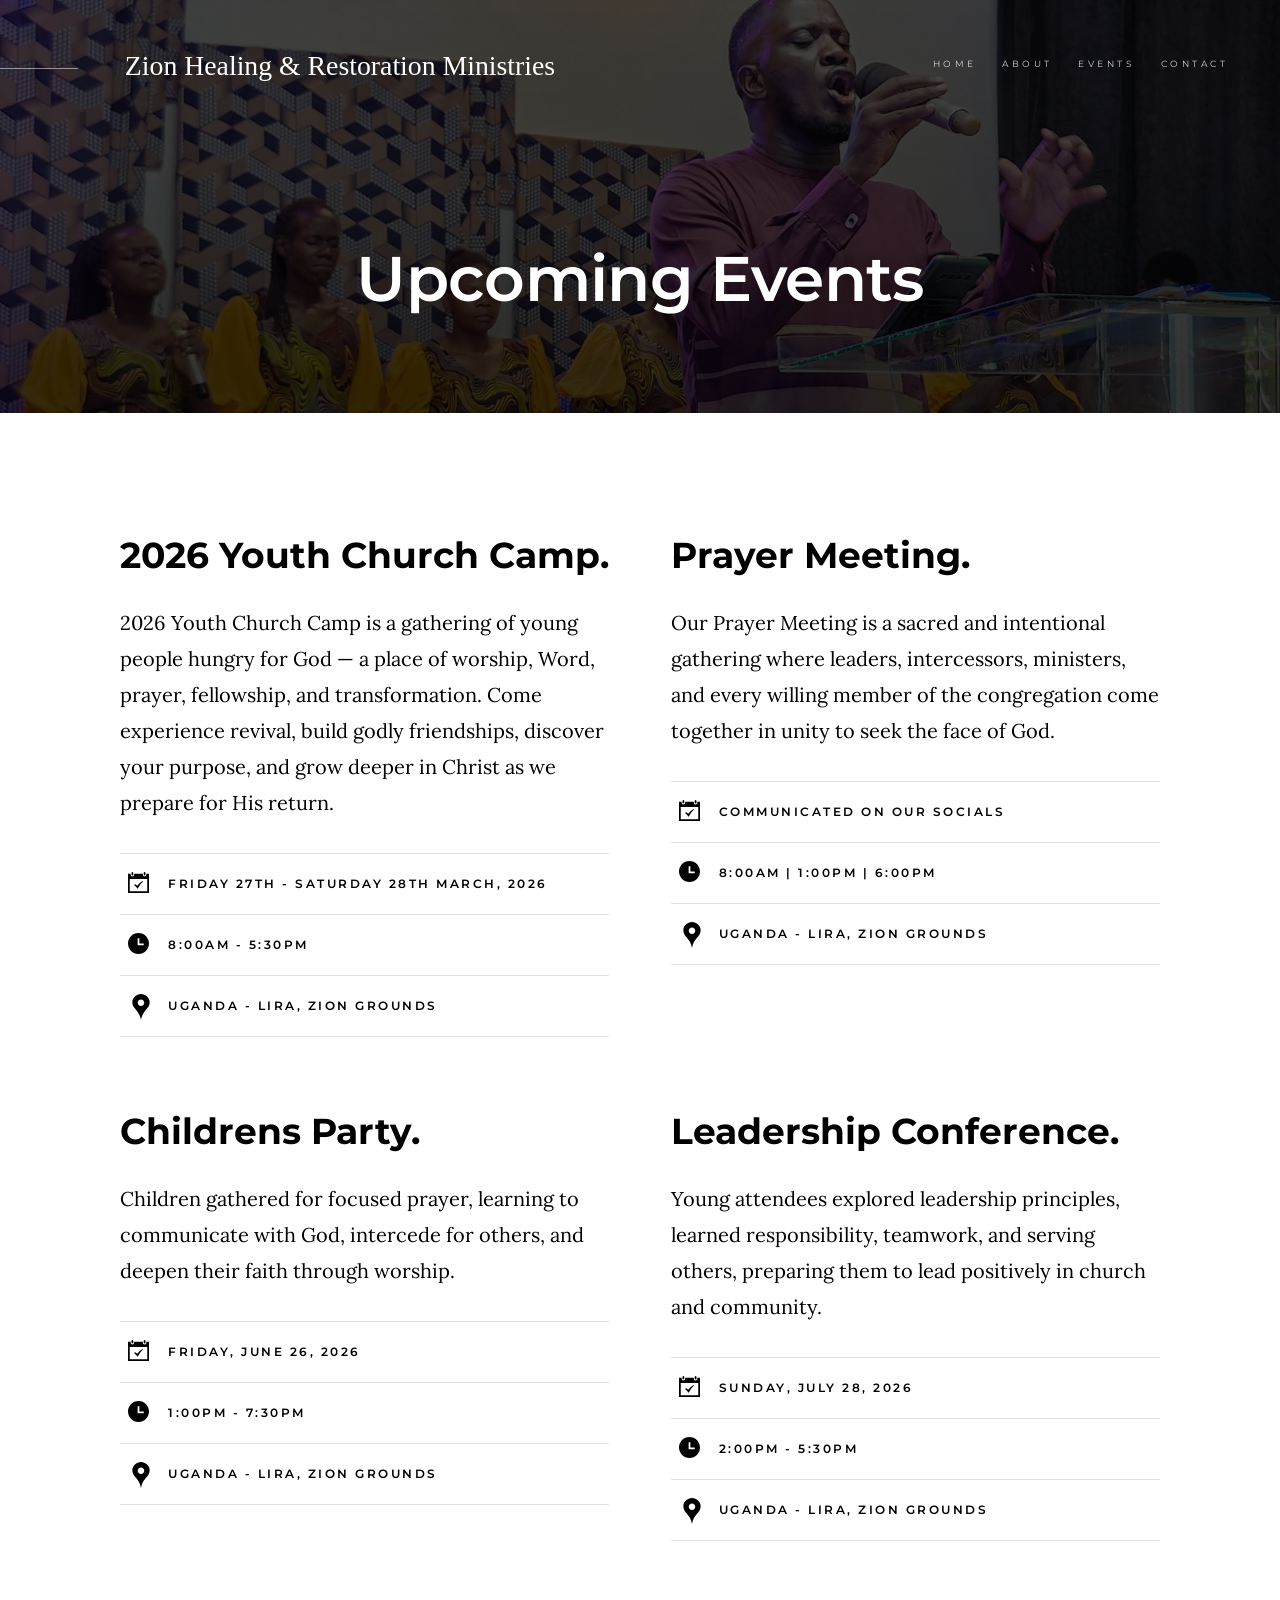
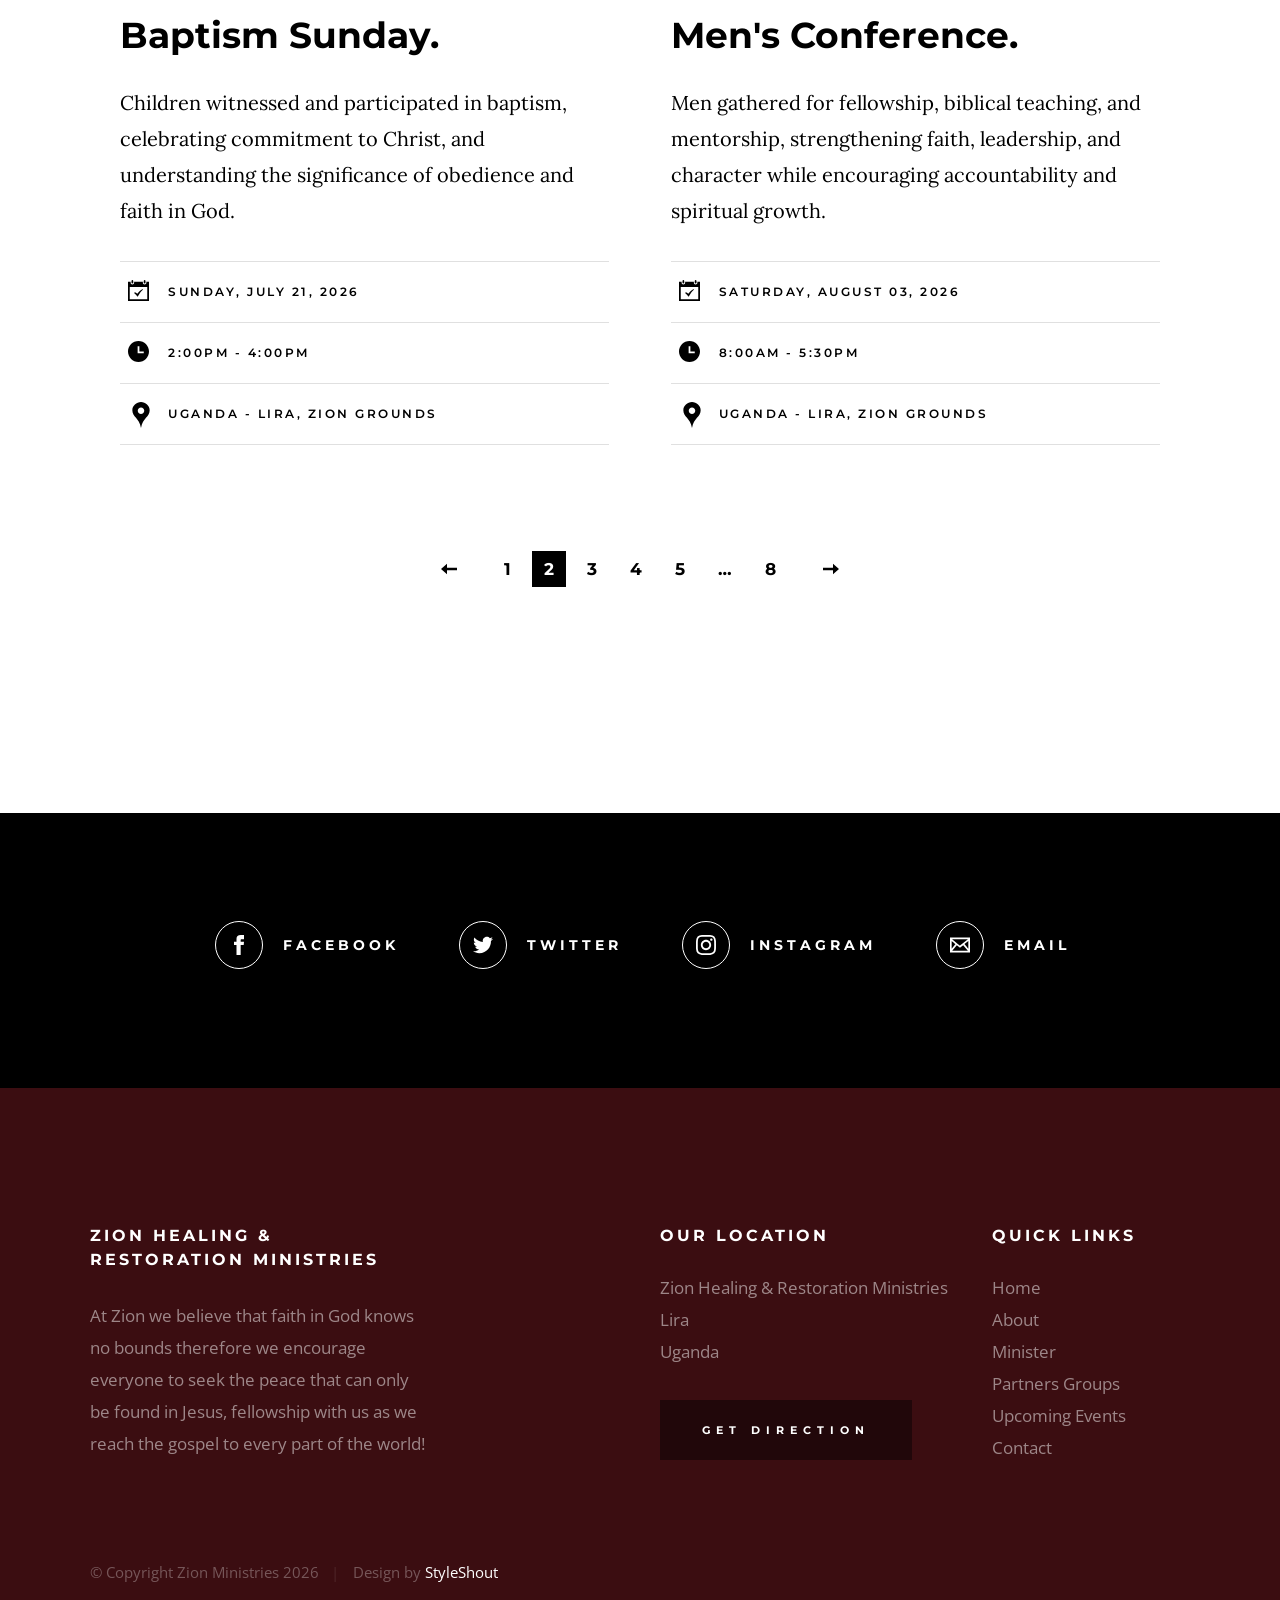
<file: events.html>
<!DOCTYPE html>
<html class="no-js" lang="en">
<head>

    <!--- basic page needs
    ================================================== -->
    <meta charset="utf-8">
    <title>Zion Ministry - Events</title>
    <meta name="description" content="">
    <meta name="author" content="">

    <!-- mobile specific metas
    ================================================== -->
    <meta name="viewport" content="width=device-width, initial-scale=1">

    <!-- CSS
    ================================================== -->
    <link rel="stylesheet" href="css/base.css">
    <link rel="stylesheet" href="css/main.css">

    <!-- script
    ================================================== -->
    <script src="js/modernizr.js"></script>

    <!-- favicons
    ================================================== -->
    <link rel="apple-touch-icon" sizes="180x180" href="apple-touch-icon.png">
    <link rel="icon" type="image/png" sizes="32x32" href="zionm 32x32.png">
    <link rel="icon" type="image/png" sizes="16x16" href="ZOINM 16x16.png">
    <link rel="manifest" href="site.webmanifest">

</head>

<body id="top">

    <!-- preloader
    ================================================== -->
    <div id="preloader">
        <div id="loader" class="dots-jump">
            <div></div>
            <div></div>
            <div></div>
        </div>
    </div>


    <!-- header
    ================================================== -->
    <header class="s-header">

        <div class="header-logo">
            <a class="site-logo" href="index.html">
                <img src="images/zhm.svg" alt="Homepage">
            </a>
        </div>

        <nav class="header-nav-wrap">
            <ul class="header-nav">
                <li><a href="index.html" title="Home">Home</a></li>
                <li><a href="about.html" title="About">About</a></li>
                <li class="current"><a href="events.html" title="Services">Events</a></li>
                <li><a href="contact.html" title="Contact us">Contact</a></li>	
            </ul>
        </nav>

        <a class="header-menu-toggle" href="#0"><span>Menu</span></a>

    </header> <!-- end s-header -->


    <!-- page header
    ================================================== -->
    <section class="page-header page-header--events">

        <div class="gradient-overlay"></div>
        <div class="row page-header__content">
            <div class="column">
                <h1>Upcoming Events</h1>
            </div>
        </div>

    </section> <!-- end page-header -->


    <!-- page content
    ================================================== -->
    <section class="page-content">

        <div class="row wide block-large-1-2 block-900-full events-list">
            <div class="column events-list__item">
                <h3 class="display-1 events-list__item-title">
                    <a href="events-single.html" title="">2026 Youth Church Camp.</a>
                </h3>
                <p>
                2026 Youth Church Camp is a gathering of young people hungry for God — a place of worship, Word, prayer, fellowship, and transformation. Come experience revival, build godly friendships, discover your purpose, and grow deeper in Christ as we prepare for His return.
                </p>
                <ul class="events-list__meta">
                    <li class="events-list__meta-date">Friday 27th - Saturday 28th March, 2026</li>
                    <li class="events-list__meta-time">8:00AM - 5:30PM</li>
                    <li class="events-list__meta-location">Uganda - Lira, Zion Grounds</li>
                </ul>
            </div>
            <div class="column events-list__item">
                <h3 class="display-1 events-list__item-title">
                    <a href="events-single.html" title="">Prayer Meeting.</a>
                </h3>
                <p>
                Our Prayer Meeting is a sacred and intentional gathering where leaders, intercessors, ministers, and every willing member of the congregation come together in unity to seek the face of God.
                </p>
                <ul class="events-list__meta">
                    <li class="events-list__meta-date">Communicated on our socials</li>
                    <li class="events-list__meta-time">8:00AM | 1:00PM | 6:00PM</li>
                    <li class="events-list__meta-location">Uganda - Lira, Zion Grounds</li>
                </ul>
            </div>
            <div class="column events-list__item">
                <h3 class="display-1 events-list__item-title">
                    <a href="events-single.html" title="">Childrens Party.</a>
                </h3>
                <p>
                Children gathered for focused prayer, learning to communicate with God, intercede for others, and deepen their faith through worship.
                </p>
                <ul class="events-list__meta">
                    <li class="events-list__meta-date">Friday, June 26, 2026</li>
                    <li class="events-list__meta-time">1:00PM - 7:30PM</li>
                    <li class="events-list__meta-location">Uganda - Lira, Zion Grounds</li>
                </ul>
            </div>
            <div class="column events-list__item">
                <h3 class="display-1 events-list__item-title">
                    <a href="events-single.html" title="">Leadership Conference.</a>
                </h3>
                <p>
                Young attendees explored leadership principles, learned responsibility, teamwork, and serving others, preparing them to lead positively in church and community.
                </p>
                <ul class="events-list__meta">
                    <li class="events-list__meta-date">Sunday, July 28, 2026</li>
                    <li class="events-list__meta-time">2:00PM - 5:30PM</li>
                    <li class="events-list__meta-location">Uganda - Lira, Zion Grounds</li>
                </ul>
            </div>
            <div class="column events-list__item">
                <h3 class="display-1 events-list__item-title">
                    <a href="events-single.html" title="">Baptism Sunday.</a>
                </h3>
                <p>
                Children witnessed and participated in baptism, celebrating commitment to Christ, and understanding the significance of obedience and faith in God.
                </p>
                <ul class="events-list__meta">
                    <li class="events-list__meta-date">Sunday, July 21, 2026</li>
                    <li class="events-list__meta-time">2:00PM - 4:00PM</li>
                    <li class="events-list__meta-location">Uganda - Lira, Zion Grounds</li>
                </ul>
            </div>
            <div class="column events-list__item">
                <h3 class="display-1 events-list__item-title">
                    <a href="events-single.html" title="">Men's Conference.</a>
                </h3>
                <p>
                Men gathered for fellowship, biblical teaching, and mentorship, strengthening faith, leadership, and character while encouraging accountability and spiritual growth.
                </p>
                <ul class="events-list__meta">
                    <li class="events-list__meta-date">Saturday, August 03, 2026</li>
                    <li class="events-list__meta-time">8:00AM - 5:30PM</li>
                    <li class="events-list__meta-location">Uganda - Lira, Zion Grounds</li>
                </ul>
            </div>
        </div> <!-- end events-list -->

        <div class="row">
            <div class="column large-full">
                <nav class="pgn">
                    <ul>
                        <li><a class="pgn__prev" href="#0">Prev</a></li>
                        <li><a class="pgn__num" href="#0">1</a></li>
                        <li><span class="pgn__num current">2</span></li>
                        <li><a class="pgn__num" href="#0">3</a></li>
                        <li><a class="pgn__num" href="#0">4</a></li>
                        <li><a class="pgn__num" href="#0">5</a></li>
                        <li><span class="pgn__num dots">…</span></li>
                        <li><a class="pgn__num" href="#0">8</a></li>
                        <li><a class="pgn__next" href="#0">Next</a></li>
                    </ul>
                </nav> <!-- end pgn -->
            </div>
        </div>

    </section> <!-- end page content -->


    <!-- Social
    ================================================== -->
    <section class="s-social">
            
        <div class="row social-content">
            <div class="column">
                <ul class="social-list">
                    <li class="social-list__item">
                        <a href="#0" title="">
                            <span class="social-list__icon social-list__icon--facebook"></span>
                            <span class="social-list__text">Facebook</span>
                        </a>
                    </li>
                    <li class="social-list__item">
                        <a href="#0" title="">
                            <span class="social-list__icon social-list__icon--twitter"></span>
                            <span class="social-list__text">Twitter</span>
                        </a>
                    </li>
                    <li class="social-list__item">
                        <a href="#0" title="">
                            <span class="social-list__icon social-list__icon--instagram"></span>
                            <span class="social-list__text">Instagram</span>
                        </a>
                    </li>
                    <li class="social-list__item">
                        <a href="#0" title="">
                            <span class="social-list__icon social-list__icon--email"></span>
                            <span class="social-list__text">Email</span>
                        </a>
                    </li>
                </ul>
            </div>
        </div> <!-- end social-content -->

    </section> <!-- end s-social -->


    <!-- footer
    ================================================== -->
    <footer class="s-footer">

        <div class="row footer-top">
            <div class="column large-4 medium-5 tab-full">
                <div class="footer-logo">
                    <a class="site-footer-logo" href="index.html">
                        <h4 class="h6">Zion Healing & Restoration Ministries</h4>
                    </a>
                </div>  <!-- footer-logo -->
                <p>
                    At Zion we believe that faith in God knows no bounds therefore we encourage
                    everyone to seek the peace that can only be found in Jesus, fellowship with us 
                    as we reach the gospel to every part of the world!
                </p>
            </div>
            <div class="column large-half tab-full">
                <div class="row">
                    <div class="column large-7 medium-full">
                        <h4 class="h6">Our Location</h4>
                        <p>
                        Zion Healing & Restoration Ministries<br>
                        Lira <br>
                        Uganda
                        </p>
        
                        <p>
                        <a href="https://maps.app.goo.gl/NFvPgmumcmJxz5MdA" target="_blank" rel="noopener" class="btn btn--footer">Get Direction</a>
                        </p>
                    </div>
                    <div class="column large-5 medium-full">
                        <h4 class="h6">Quick Links</h4>
                        <ul class="footer-list">
                            <li><a href="index.html">Home</a></li>
                            <li><a href="about.html">About</a></li>
                            <li><a href="minister.html">Minister</a></li>
                            <li><a href="connect-group.html">Partners Groups</a></li>
                            <li><a href="events.html">Upcoming Events</a></li>
                            <li><a href="contact.html">Contact</a></li>
                        </ul>
                    </div>
                </div>
            </div>
        </div> <!-- end footer-top -->

        <div class="row footer-bottom">
            <div class="column ss-copyright">
                <span>© Copyright Zion Ministries 2026</span> 
                <span>Design by <a href="https://www.styleshout.com/">StyleShout</a></span>
            </div>
        </div> <!-- footer-bottom -->

        <div class="ss-go-top">
            <a class="smoothscroll" title="Back to Top" href="#top">
                <svg xmlns="http://www.w3.org/2000/svg" width="24" height="24" viewBox="0 0 24 24"><path d="M12 0l8 9h-6v15h-4v-15h-6z"/></svg>
            </a>
        </div> <!-- ss-go-top -->

    </footer> <!-- end s-footer -->


    <!-- Java Script
    ================================================== -->
    <script src="js/jquery-3.2.1.min.js"></script>
    <script src="js/plugins.js"></script>
    <script src="js/main.js"></script>

</body>
</file>
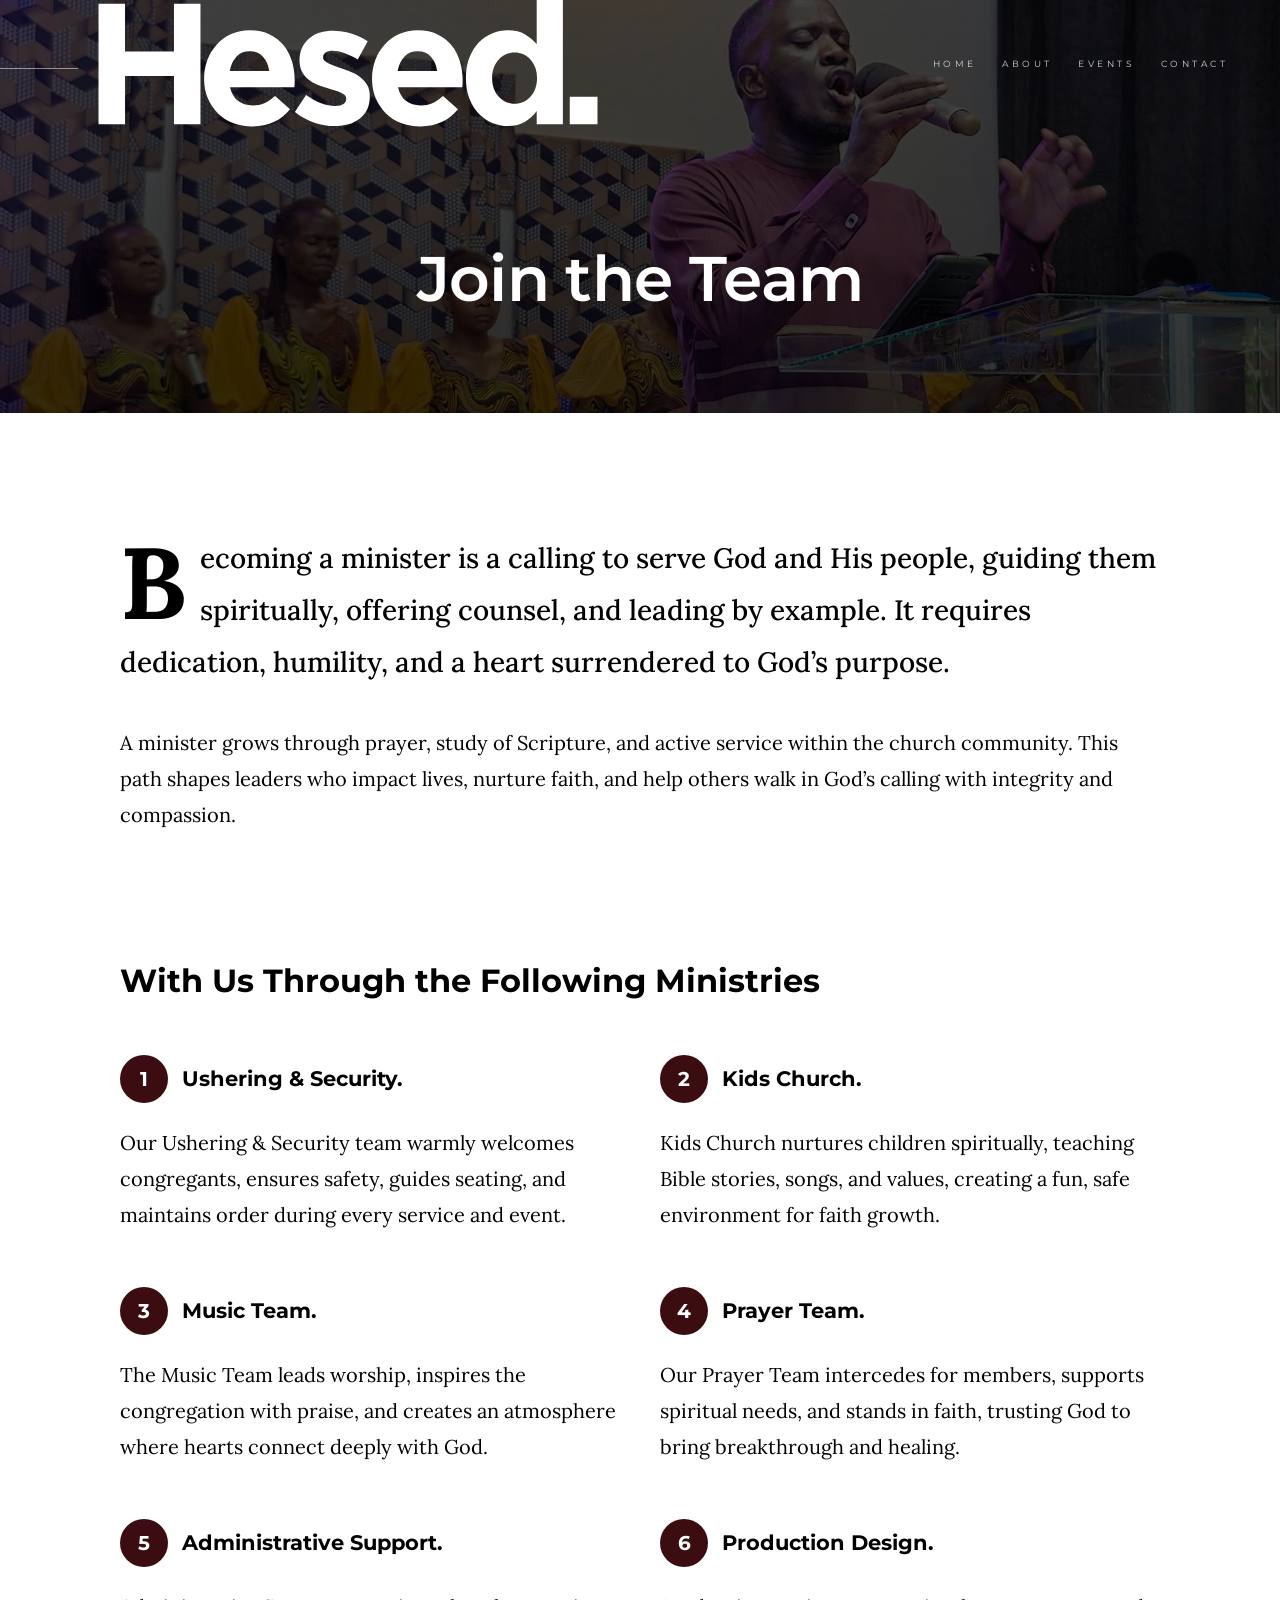
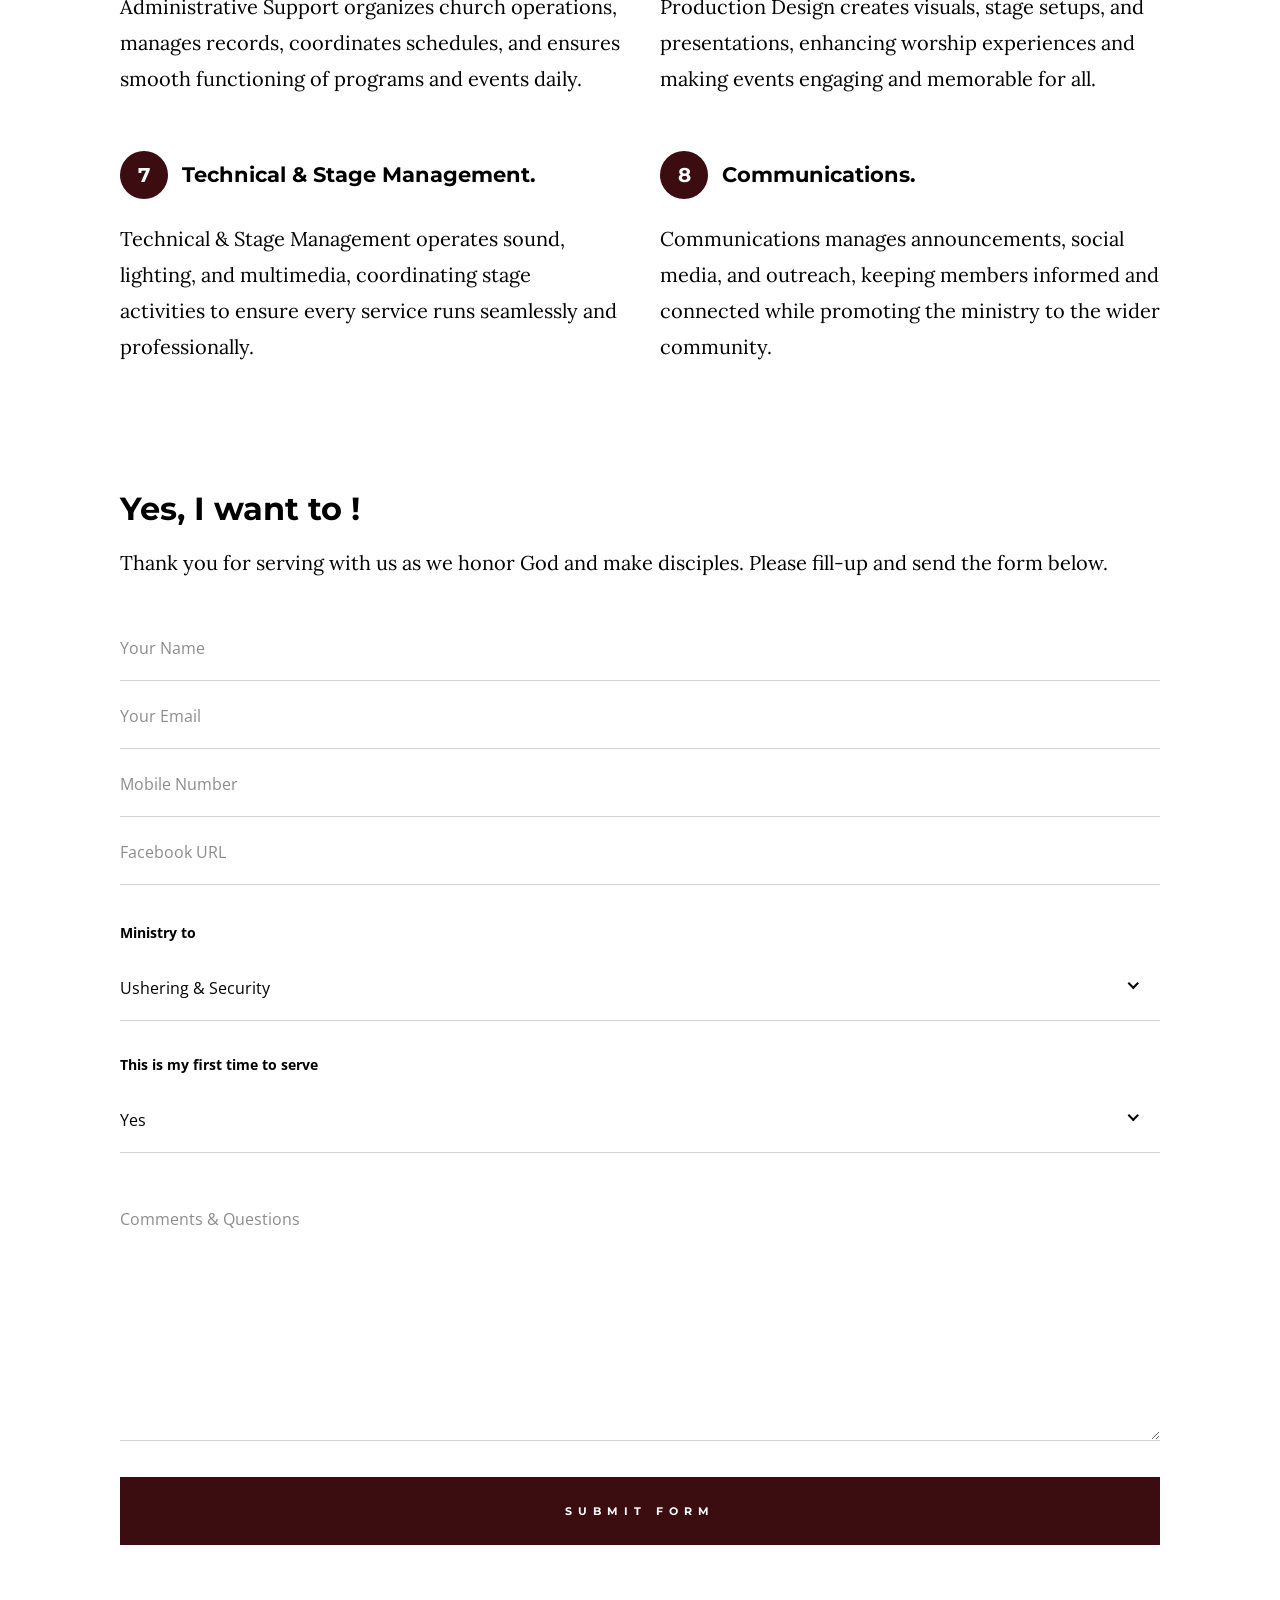
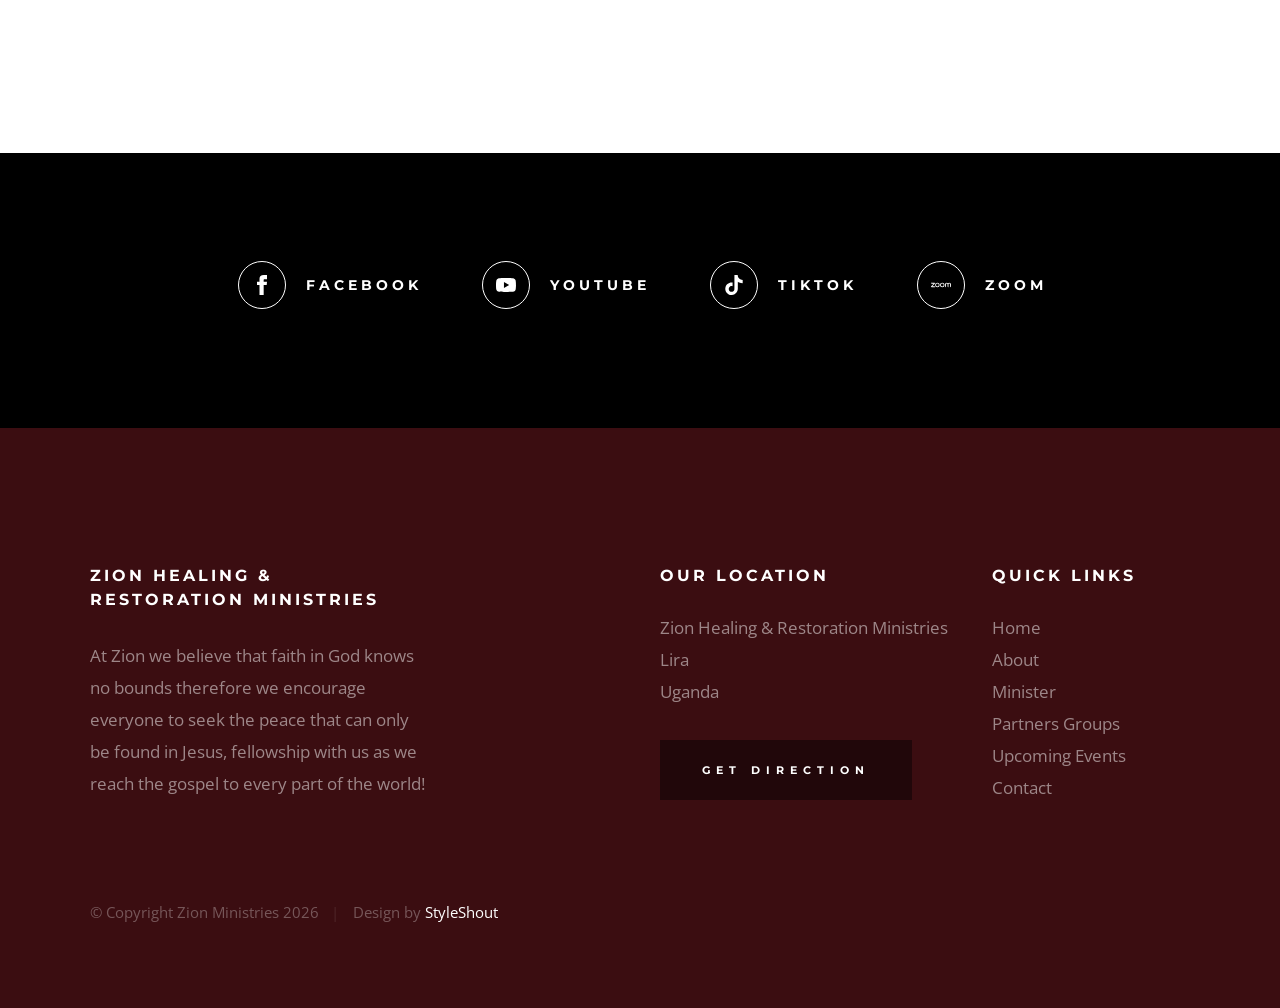
<file: minister.html>
<!DOCTYPE html>
<html class="no-js" lang="en">
<head>

    <!--- basic page needs
    ================================================== -->
    <meta charset="utf-8">
    <title>Zion Ministry | Minister </title>
    <meta name="description" content="">
    <meta name="author" content="">

    <!-- mobile specific metas
    ================================================== -->
    <meta name="viewport" content="width=device-width, initial-scale=1">

    <!-- CSS
    ================================================== -->
    <link rel="stylesheet" href="css/base.css">
    <link rel="stylesheet" href="css/main.css">

    <!-- script
    ================================================== -->
    <script src="js/modernizr.js"></script>

    <!-- favicons
    ================================================== -->
    <link rel="apple-touch-icon" sizes="180x180" href="apple-touch-icon.png">
    <link rel="icon" type="image/png" sizes="32x32" href="zionm 32x32.png">
    <link rel="icon" type="image/png" sizes="16x16" href="ZOINM 16x16.png">
    <link rel="manifest" href="site.webmanifest">

</head>

<body id="top">

    <!-- preloader
    ================================================== -->
    <div id="preloader">
        <div id="loader" class="dots-jump">
            <div></div>
            <div></div>
            <div></div>
        </div>
    </div>


    <!-- header
    ================================================== -->
    <header class="s-header">

        <div class="header-logo">
            <a class="site-logo" href="index.html">
                <img src="images/logo.svg" alt="Homepage">
            </a>
        </div>

        <nav class="header-nav-wrap">
            <ul class="header-nav">
                <li><a href="index.html" title="Home">Home</a></li>
                <li><a href="about.html" title="About">About</a></li>
                <li><a href="events.html" title="Services">Events</a></li>
                <li><a href="contact.html" title="Contact us">Contact</a></li>	
            </ul>
        </nav>

        <a class="header-menu-toggle" href="#0"><span>Menu</span></a>

    </header> <!-- end s-header -->


    <!-- page header
    ================================================== -->
    <section class="page-header page-header--">

        <div class="gradient-overlay"></div>
        <div class="row page-header__content">
            <div class="column">
                <h1>Join the Team</h1>
            </div>
        </div>

    </section> <!-- end pageheader -->


    <!-- page content
    ================================================== -->
    <section class="page-content">

        <div class="row">
            <div class="column">

                <p class="lead drop-cap">
                Becoming a minister is a calling to serve God and His people, guiding them spiritually, offering counsel, and leading by example. It requires dedication, humility, and a heart surrendered to God’s purpose.
                </p>

                <p>
                A minister grows through prayer, study of Scripture, and active service within the church community. This path shapes leaders who impact lives, nurture faith, and help others walk in God’s calling with integrity and compassion.
                </p>

                <br>

                <h2>With Us Through the Following Ministries</h2>

<div class="row block-large-1-2 block-1000-full block-list">
    <div class="column block-list__item">
        <h4 class="block-list__title-with-num">Ushering & Security.</h4>
        <p>
        Our Ushering & Security team warmly welcomes congregants, ensures safety, guides seating, and maintains order during every service and event.
        </p>
    </div>
    <div class="column block-list__item">
        <h4 class="block-list__title-with-num">Kids Church.</h4>
        <p>
        Kids Church nurtures children spiritually, teaching Bible stories, songs, and values, creating a fun, safe environment for faith growth.
        </p>
    </div>
    <div class="column block-list__item">
        <h4 class="block-list__title-with-num">Music Team.</h4>
        <p>
        The Music Team leads worship, inspires the congregation with praise, and creates an atmosphere where hearts connect deeply with God.
        </p>
    </div>
    <div class="column block-list__item">
        <h4 class="block-list__title-with-num">Prayer Team.</h4>
        <p>
        Our Prayer Team intercedes for members, supports spiritual needs, and stands in faith, trusting God to bring breakthrough and healing.
        </p>
    </div>
    <div class="column block-list__item">
        <h4 class="block-list__title-with-num">Administrative Support.</h4>
        <p>
        Administrative Support organizes church operations, manages records, coordinates schedules, and ensures smooth functioning of programs and events daily.
        </p>
    </div>
    <div class="column block-list__item">
        <h4 class="block-list__title-with-num">Production Design.</h4>
        <p>
        Production Design creates visuals, stage setups, and presentations, enhancing worship experiences and making events engaging and memorable for all.
        </p>
    </div>
    <div class="column block-list__item">
        <h4 class="block-list__title-with-num">Technical & Stage Management.</h4>
        <p>
        Technical & Stage Management operates sound, lighting, and multimedia, coordinating stage activities to ensure every service runs seamlessly and professionally.
        </p>
    </div>
    <div class="column block-list__item">
        <h4 class="block-list__title-with-num">Communications.</h4>
        <p>
        Communications manages announcements, social media, and outreach, keeping members informed and connected while promoting the ministry to the wider community.
        </p>
    </div>
</div> <!-- end block-list -->

                <h2>Yes, I want to !</h2>
                <p>
                Thank you for serving with us as we honor God and make disciples. Please fill-up and send the form below.
                </p>

                <form name="Form" id="Form" class="Form" method="post" action="" autocomplete="off">
                    <fieldset>

                        <div class="form-field">
                            <input name="cName" id="cName" class="h-full-width h-remove-bottom" placeholder="Your Name" value="" type="text">
                        </div>

                        <div class="form-field">
                            <input name="cEmail" id="cEmail" class="h-full-width h-remove-bottom" placeholder="Your Email" value="" type="text">
                        </div>

                        <div class="form-field">
                            <input name="cPhone" id="cPhone" class="h-full-width h-remove-bottom" placeholder="Mobile Number" value="" type="tel">
                        </div>

                        <div class="form-field">
                            <input name="cFacebook" id="cFacebook" class="h-full-width h-remove-bottom" placeholder="Facebook URL" value="" type="text">
                        </div>

                        <br>
                        <div class="form-field">
                            <label for="cMinistry">Ministry to </label>
                            <div class="ss-custom-select">
                                <select class="h-full-width h-remove-bottom" name="cMinistry" id="cMinistry">
                                    <option value="Option 1">Ushering & Security</option>
                                    <option value="Option 2">Kids Church</option>
                                    <option value="Option 3">Music Team</option>
                                    <option value="Option 4">Prayer Team</option>
                                    <option value="Option 5">Administrative Support</option>
                                    <option value="Option 6">Production Design</option>
                                    <option value="Option 7">Technical & Stage Management</option>
                                    <option value="Option 8">Communications</option>
                                </select>
                            </div>
                        </div>

                        <div class="form-field">
                            <label for="cFirstTime">This is my first time to serve</label>
                            <div class="ss-custom-select">
                                <select class="h-full-width h-remove-bottom" name="cFirstTime" id="cFirstTime">
                                    <option value="Option 1">Yes</option>
                                    <option value="Option 2">No</option>
                                </select>
                            </div>
                        </div>

                        <div class="comments form-field">
                            <textarea name="cComments" id="cComments" class="h-full-width h-remove-bottom" placeholder="Comments & Questions"></textarea>
                        </div>

                        <br>

                        <input name="submit" id="submit" class="btn btn--primary btn--large h-full-width" value="Submit Form" type="submit">

                    </fieldset>
                </form> <!-- end Form -->

            </div>
        </div>

    </section> <!-- end page content -->


    <!-- Social
    ================================================== -->
    <section class="s-social">
            
        <div class="row social-content">
            <div class="column">
                <ul class="social-list">
                    <li class="social-list__item">
                        <a href="https://www.facebook.com/bishop.abbey.kiboma" title="">
                            <span class="social-list__icon social-list__icon--facebook"></span>
                            <span class="social-list__text">Facebook</span>
                        </a>
                    </li>
                    <li class="social-list__item">
                        <a href="https://www.youtube.com/@ZionHealingAndRestoratio-yb8en" title="">
                            <span class="social-list__icon social-list__icon--youtube"></span>
                            <span class="social-list__text">Youtube</span>
                        </a>
                    </li>
                    <li class="social-list__item">
                        <a href="https://www.tiktok.com/@bishopabbeykiboma?is_from_webapp=1&sender_device=pc" title="">
                            <span class="social-list__icon social-list__icon--tiktok"></span>
                            <span class="social-list__text">Tiktok</span>
                        </a>
                    </li>
                    <li class="social-list__item">
                        <a href="https://app.zoom.us/wc/2375146743/join?ref_from=launch&fromPWA=1&from=join&_x_zm_rtaid=JW9VFNOJRv-uL4enA2hyFg.1771941761175.3185c21d92e17c474a23445dd3e4064e&_x_zm_rhtaid=381" title="">
                            <span class="social-list__icon social-list__icon--zoom"></span>
                            <span class="social-list__text">Zoom</span>
                        </a>
                    </li>
                </ul>
            </div>
        </div> <!-- end social-content -->

    </section> <!-- end s-social -->


    <!-- footer
    ================================================== -->
    <footer class="s-footer">

        <div class="row footer-top">
            <div class="column large-4 medium-5 tab-full">
                <div class="footer-logo">
                    <a class="site-footer-logo" href="index.html">
                        <h4 class="h6">Zion Healing & Restoration Ministries</h4>
                    </a>
                </div>  <!-- footer-logo -->
                <p>
                    At Zion we believe that faith in God knows no bounds therefore we encourage
                    everyone to seek the peace that can only be found in Jesus, fellowship with us 
                    as we reach the gospel to every part of the world!
                </p>
            </div>
            <div class="column large-half tab-full">
                <div class="row">
                    <div class="column large-7 medium-full">
                        <h4 class="h6">Our Location</h4>
                        <p>
                        Zion Healing & Restoration Ministries<br>
                        Lira <br>
                        Uganda
                        </p>
        
                        <p>
                        <a href="https://maps.app.goo.gl/NFvPgmumcmJxz5MdA" target="_blank" rel="noopener" class="btn btn--footer">Get Direction</a>
                        </p>
                    </div>
                    <div class="column large-5 medium-full">
                        <h4 class="h6">Quick Links</h4>
                        <ul class="footer-list">
                            <li><a href="index.html">Home</a></li>
                            <li><a href="about.html">About</a></li>
                            <li><a href="minister.html">Minister</a></li>
                            <li><a href="connect-group.html">Partners Groups</a></li>
                            <li><a href="events.html">Upcoming Events</a></li>
                            <li><a href="contact.html">Contact</a></li>
                        </ul>
                    </div>
                </div>
            </div>
        </div> <!-- end footer-top -->

        <div class="row footer-bottom">
            <div class="column ss-copyright">
                <span>© Copyright Zion Ministries 2026</span> 
                <span>Design by <a href="https://www.styleshout.com/">StyleShout</a></span>
            </div>
        </div> <!-- footer-bottom -->

        <div class="ss-go-top">
            <a class="smoothscroll" title="Back to Top" href="#top">
                <svg xmlns="http://www.w3.org/2000/svg" width="24" height="24" viewBox="0 0 24 24"><path d="M12 0l8 9h-6v15h-4v-15h-6z"/></svg>
            </a>
        </div> <!-- ss-go-top -->

    </footer> <!-- end s-footer -->


    <!-- Java Script
    ================================================== -->
    <script src="js/jquery-3.2.1.min.js"></script>
    <script src="js/plugins.js"></script>
    <script src="js/main.js"></script>
    <script>
document.getElementById("Form").addEventListener("submit", function(e){
    e.preventDefault(); // Prevent normal form submission

    // Get form values
    const name = document.getElementById("cName").value;
    const email = document.getElementById("cEmail").value;
    const phone = document.getElementById("cPhone").value;
    const facebook = document.getElementById("cFacebook").value;
    const ministry = document.getElementById("cMinistry").value;
    const firstTime = document.getElementById("cFirstTime").value;
    const comments = document.getElementById("cComments").value;

    // Format WhatsApp message
    const message = `Hello, I want to serve with you:%0A
*Name:* ${name}%0A
*Email:* ${email}%0A
*Phone:* ${phone}%0A
*Facebook:* ${facebook}%0A
*Ministry:* ${ministry}%0A
*First Time:* ${firstTime}%0A
*Comments:* ${comments}`;

    // WhatsApp URL (Uganda number)
    const whatsappNumber = "256777888167"; // Replace 0 with country code 256
    const whatsappURL = `https://wa.me/${whatsappNumber}?text=${message}`;

    // Open WhatsApp link in new tab
    window.open(whatsappURL, "_blank");
});
</script>

</body>
</file>
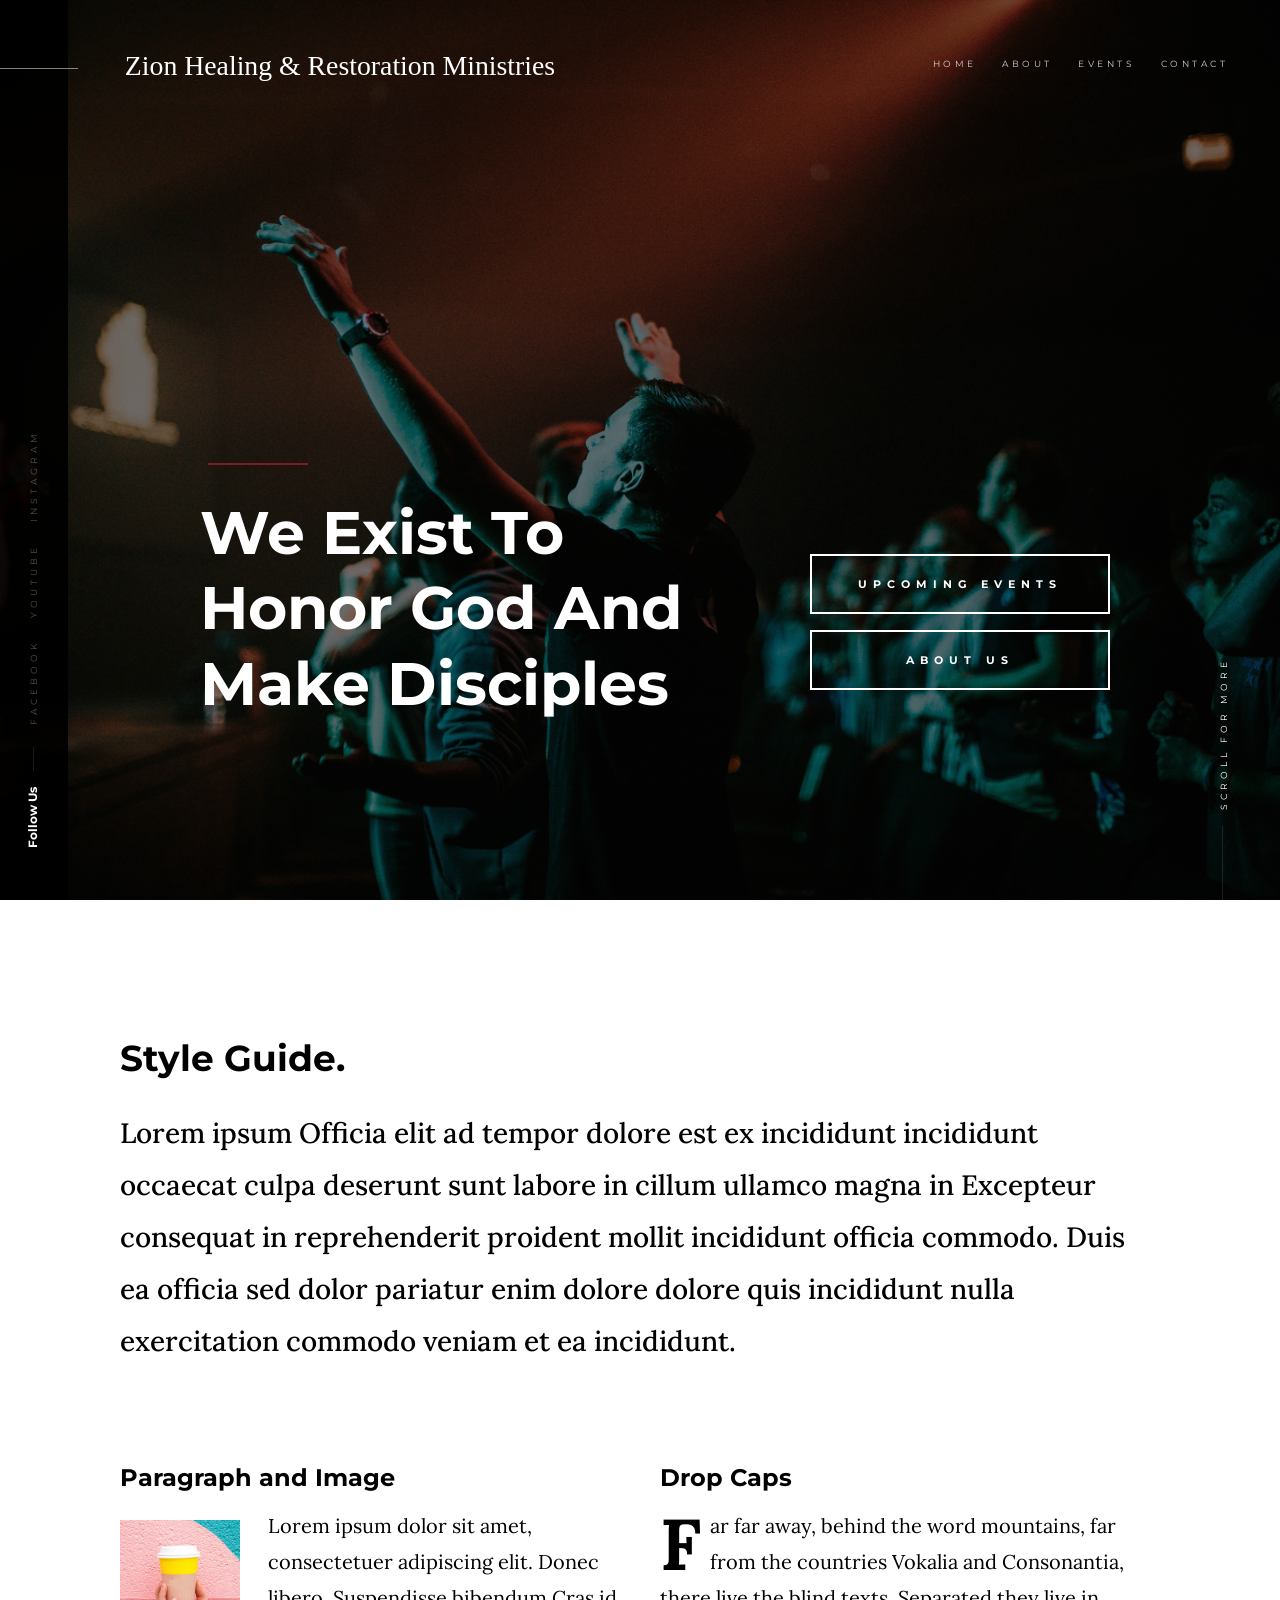
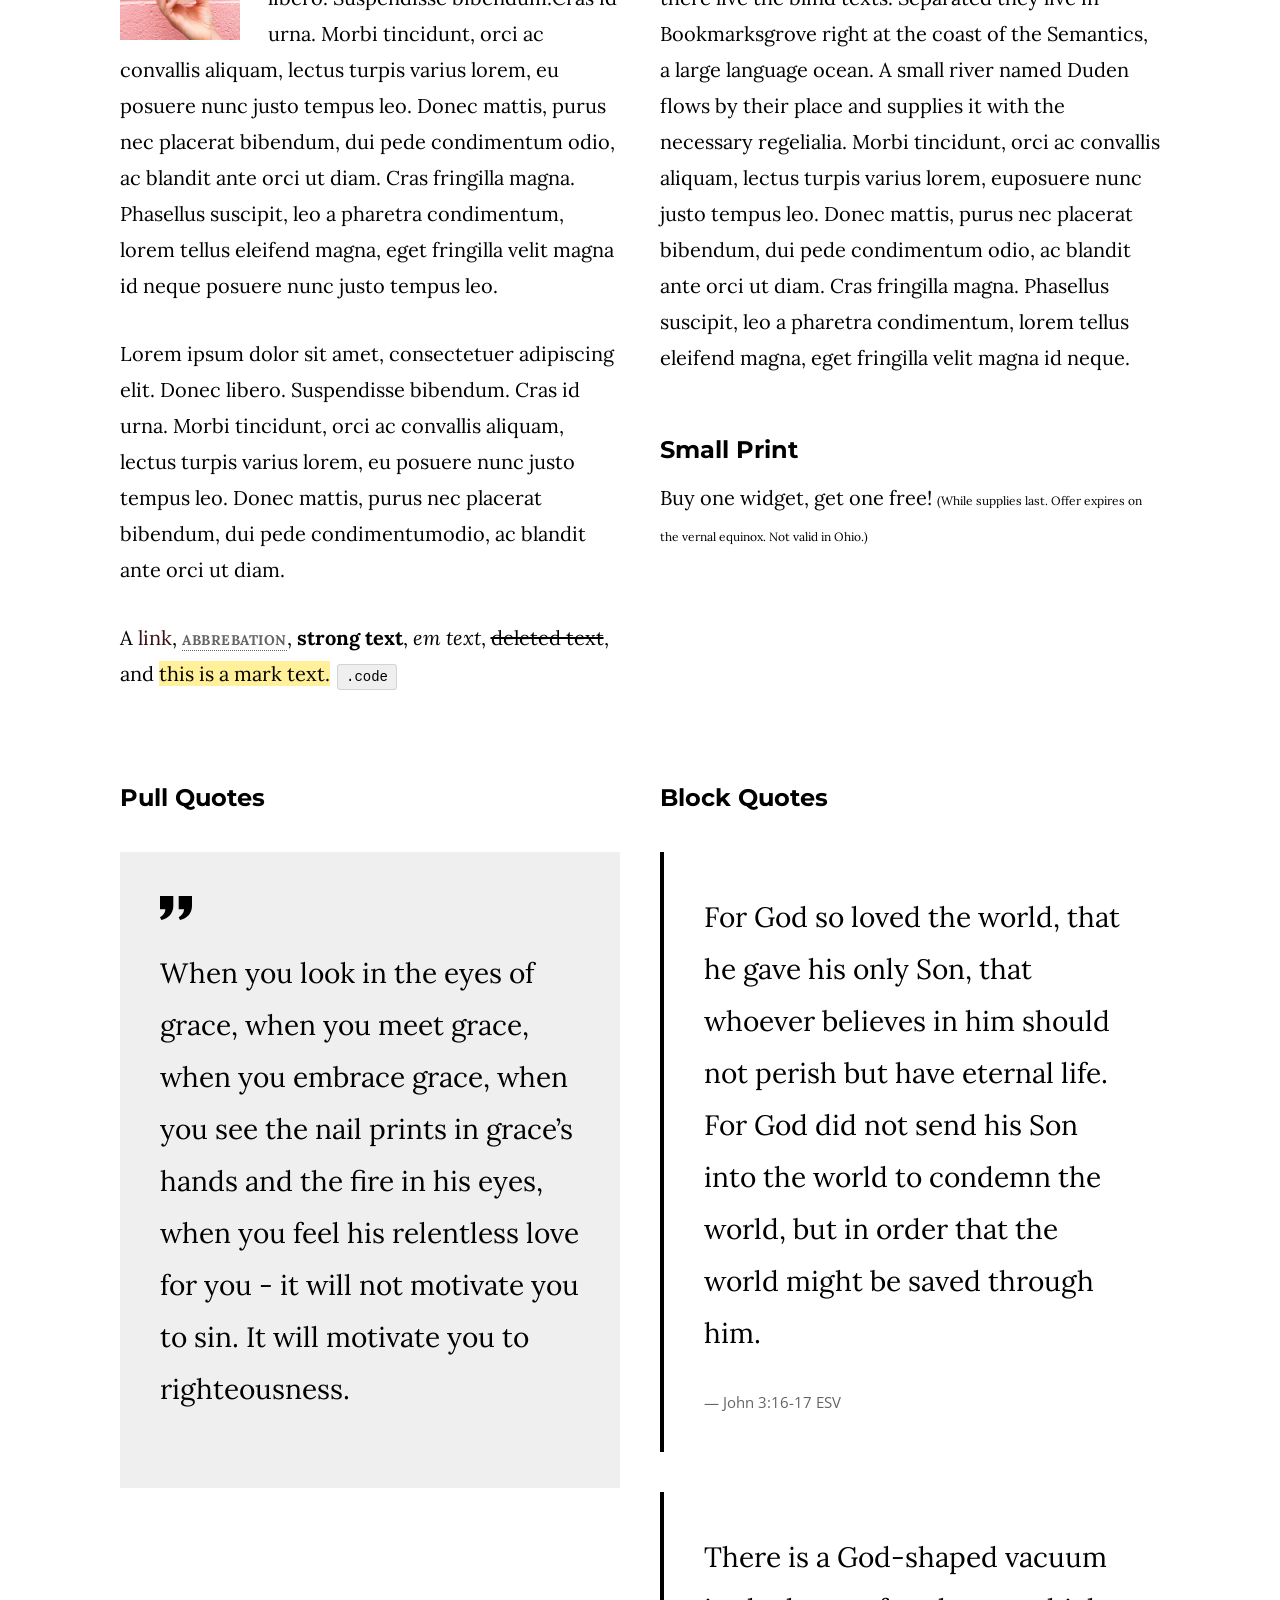
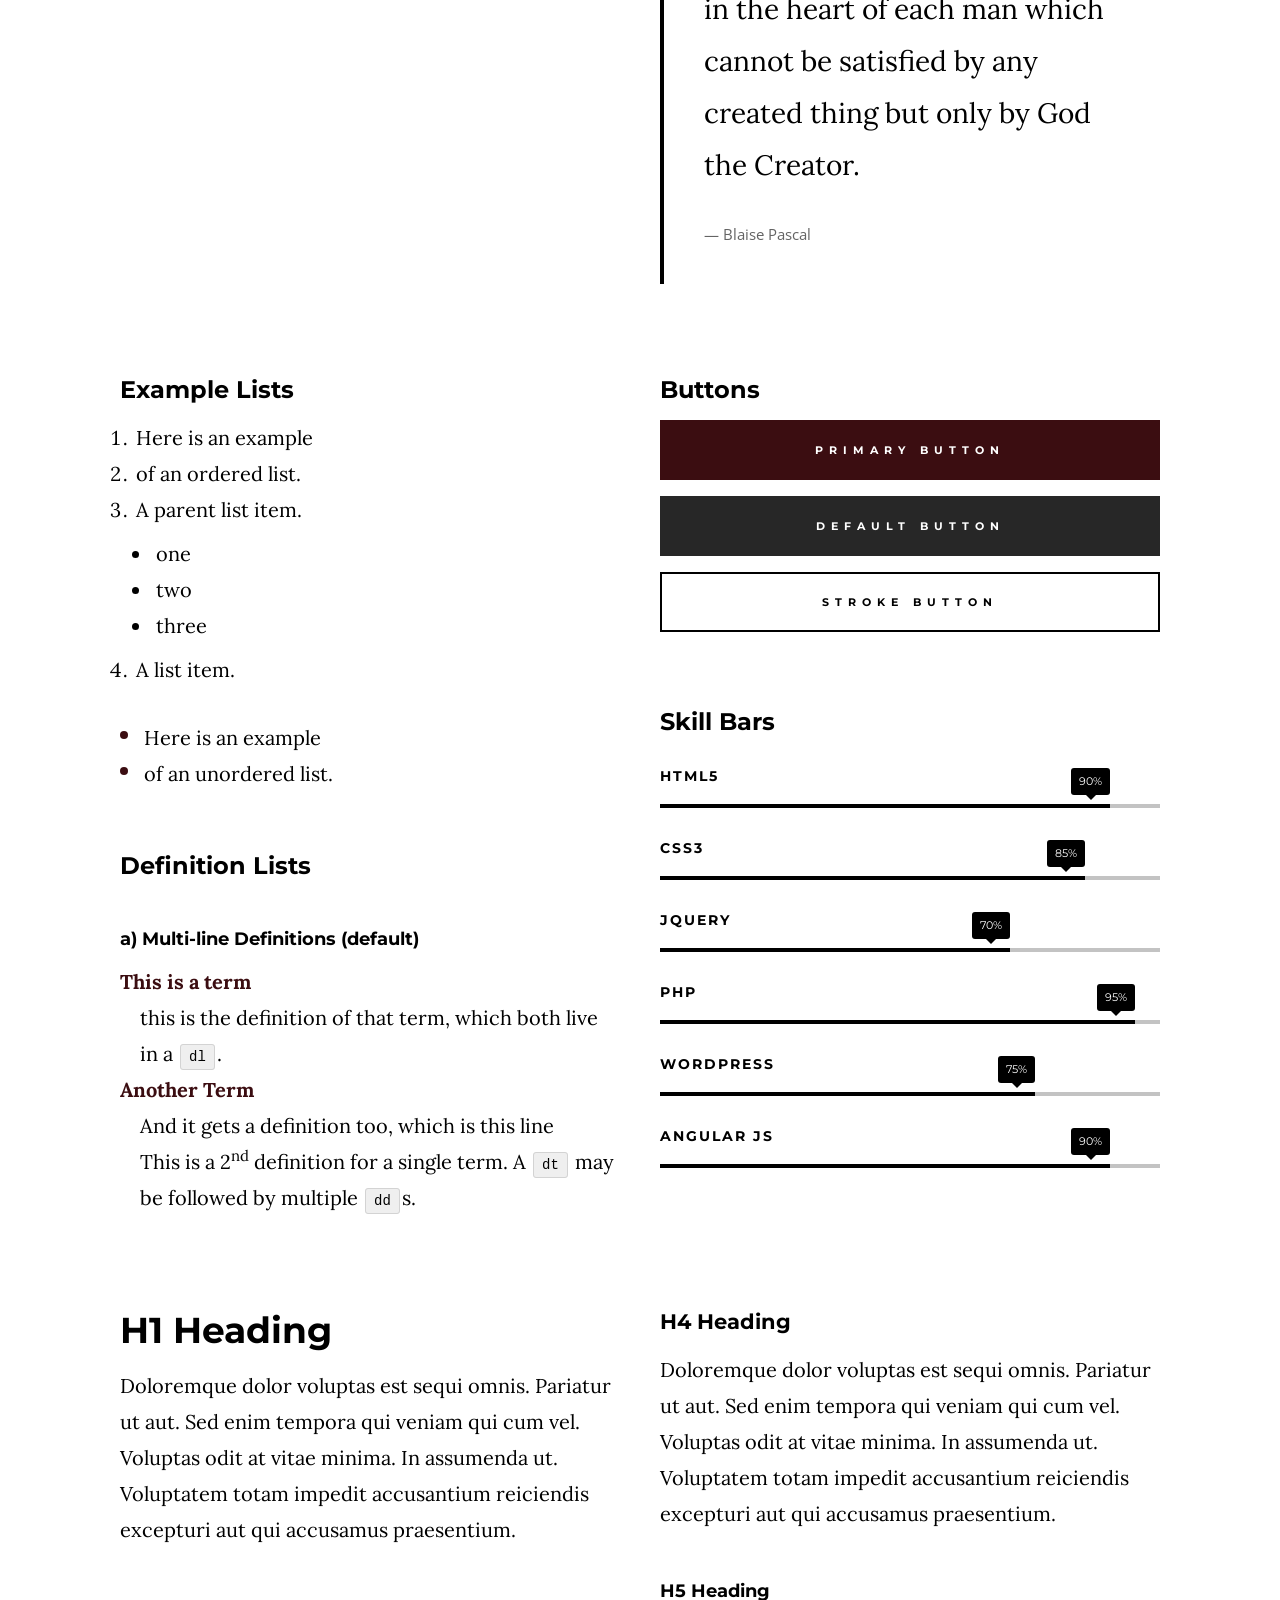
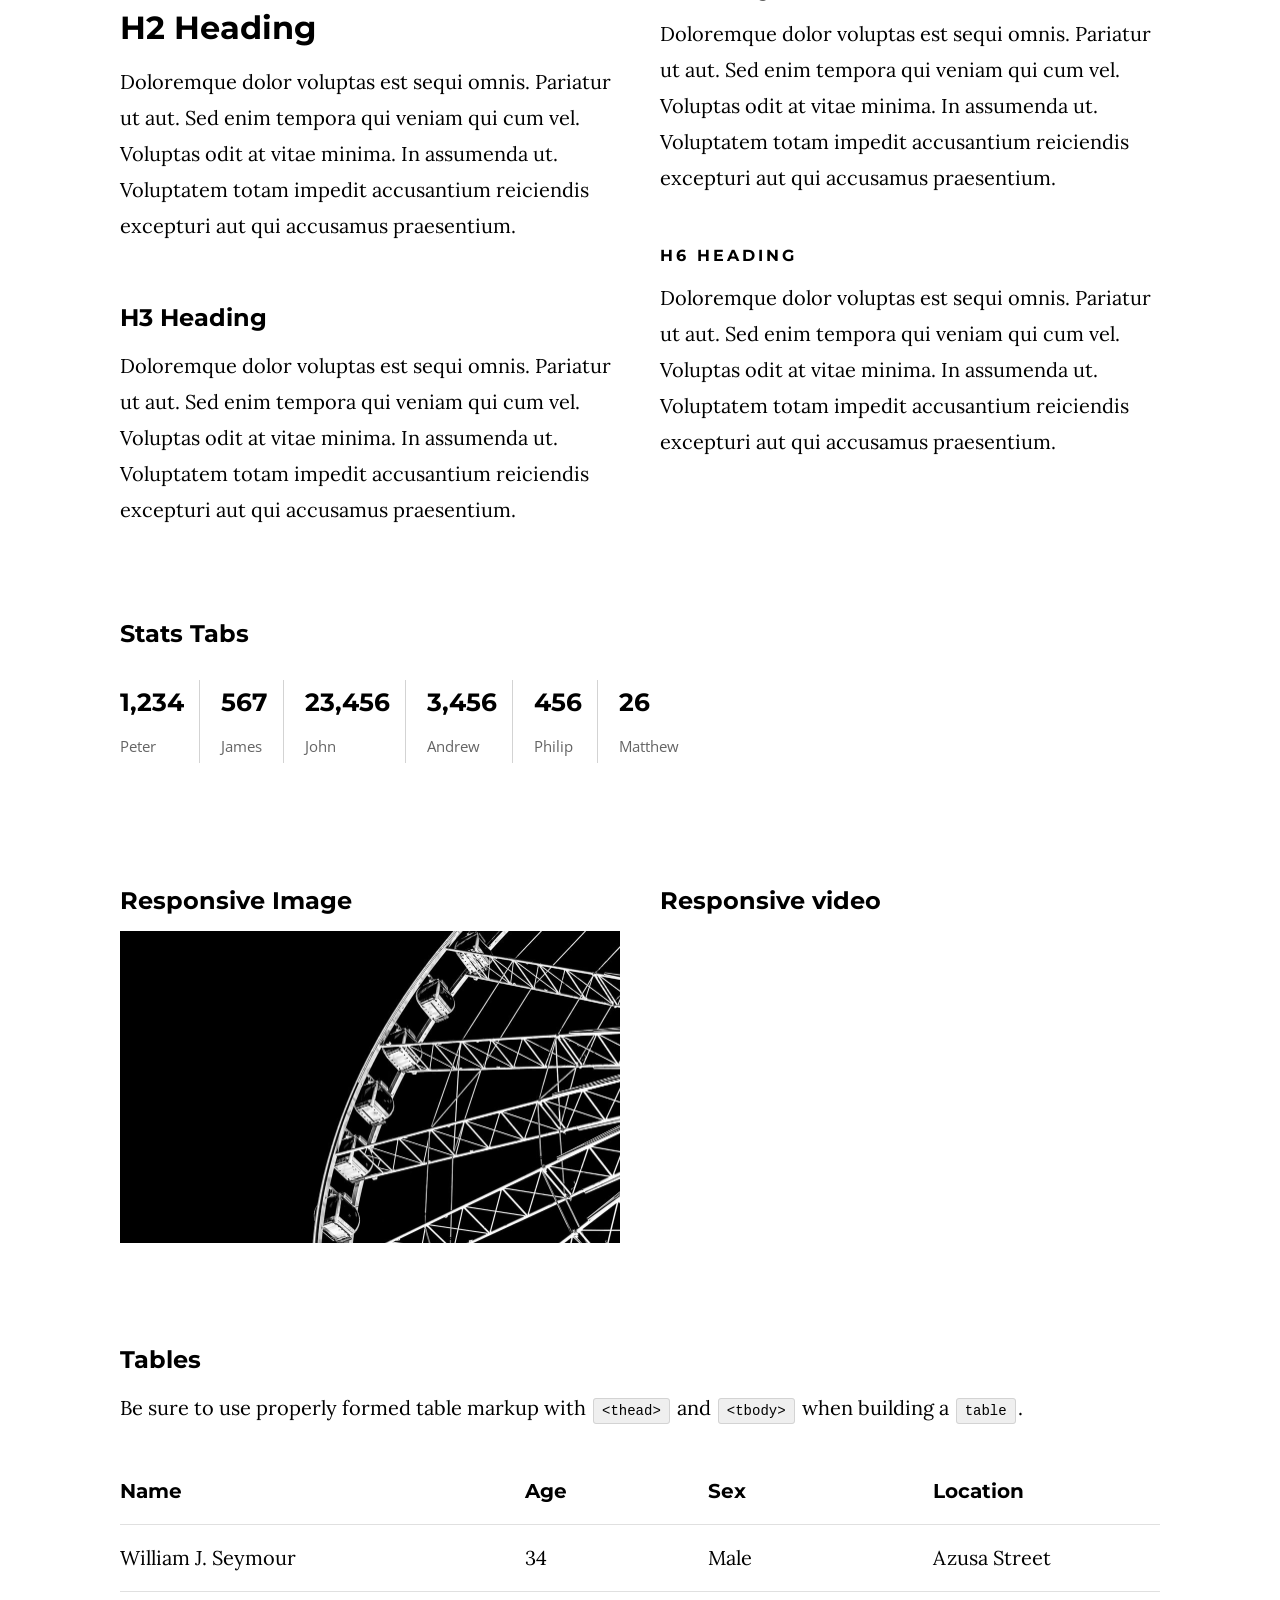
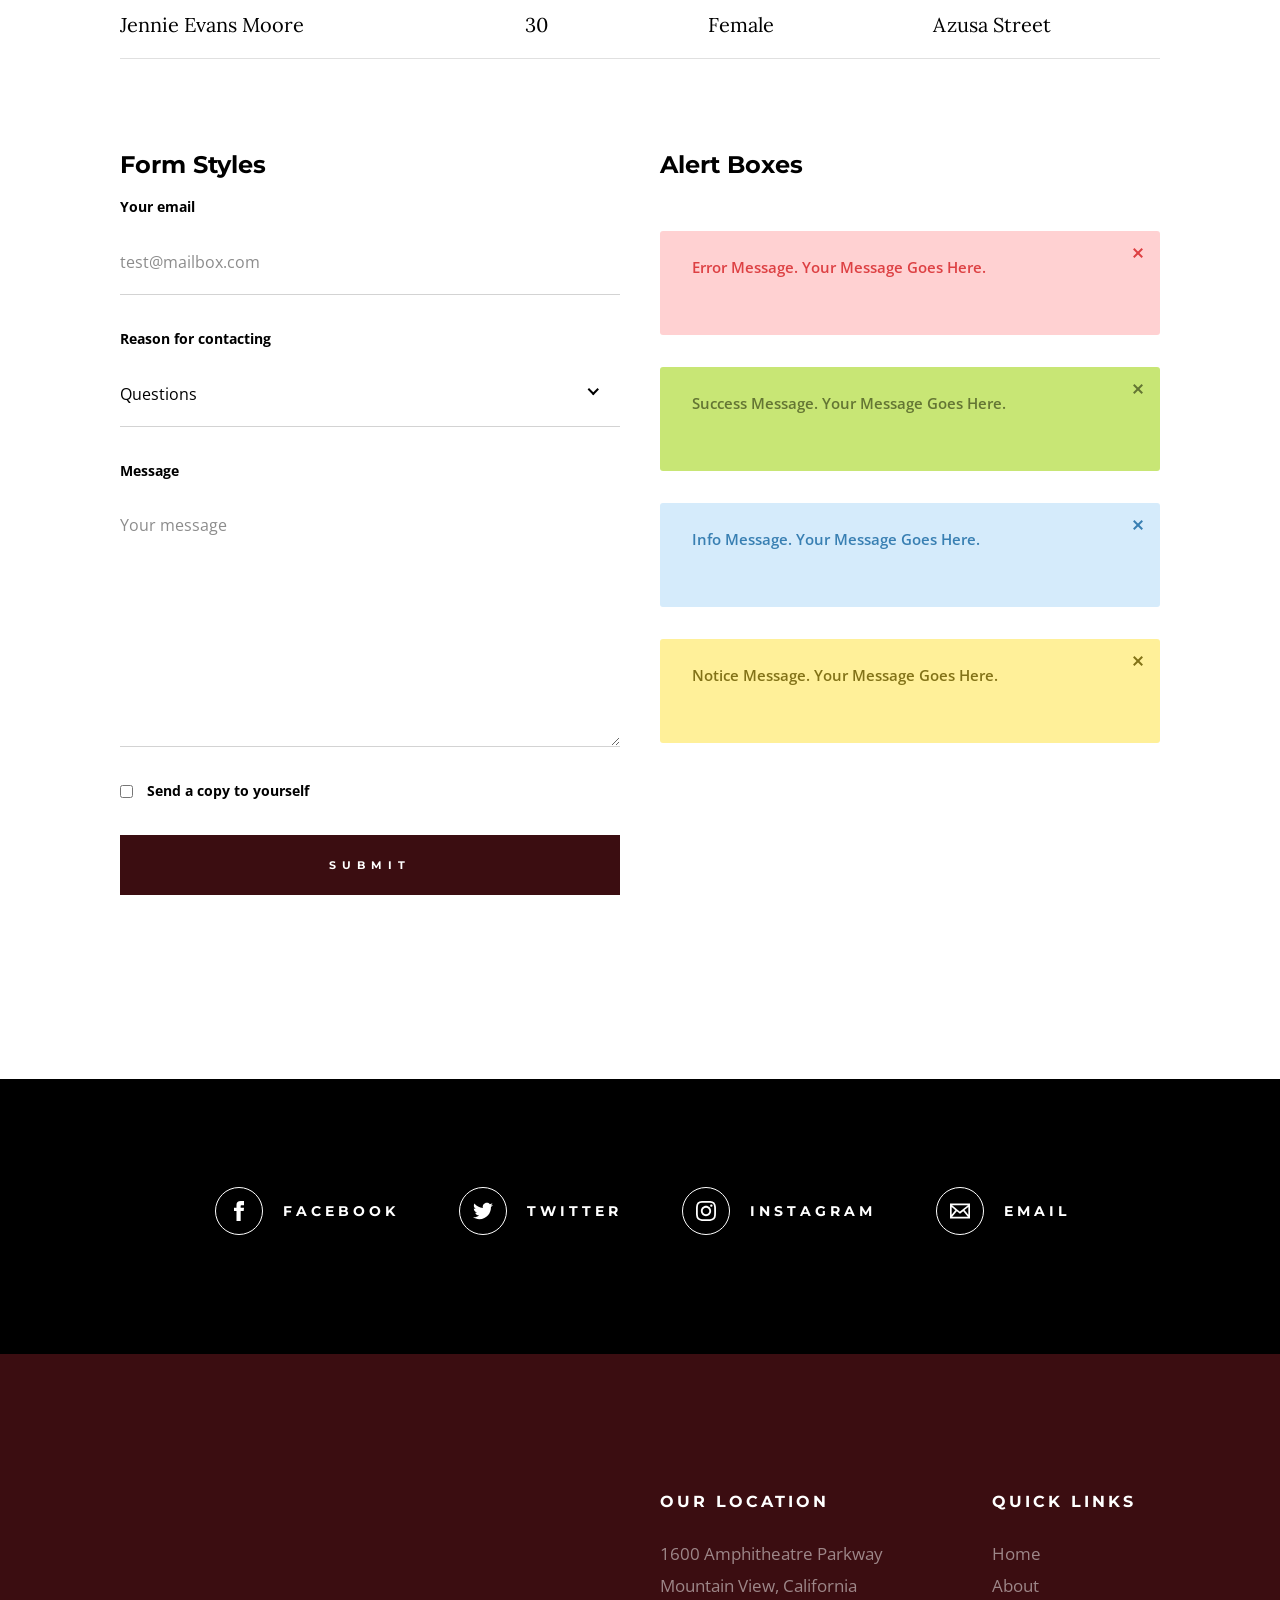
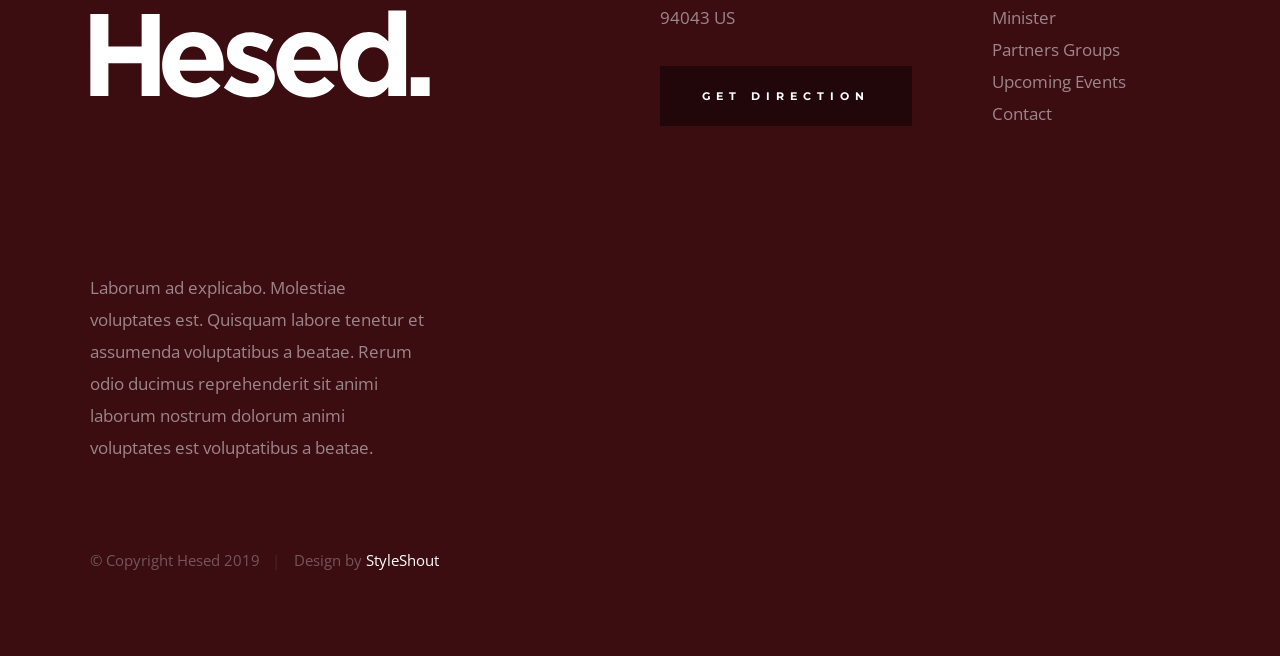
<file: styles.html>
<!DOCTYPE html>
<html class="no-js" lang="en">
<head>

    <!--- basic page needs
    ================================================== -->
    <meta charset="utf-8">
    <title>Hesed - Style Guide</title>
    <meta name="description" content="">
    <meta name="author" content="">

    <!-- mobile specific metas
    ================================================== -->
    <meta name="viewport" content="width=device-width, initial-scale=1">

    <!-- CSS
    ================================================== -->
    <link rel="stylesheet" href="css/base.css">
    <link rel="stylesheet" href="css/main.css">

    <style type="text/css" media="screen">
        .s-styles { 
            padding-top: 13.6rem;
            padding-bottom: 13.6rem;
            background-color: #ffffff;
        }
    </style>

    <!-- script
    ================================================== -->
    <script src="js/modernizr.js"></script>

    <!-- favicons
    ================================================== -->
    <link rel="apple-touch-icon" sizes="180x180" href="apple-touch-icon.png">
    <link rel="icon" type="image/png" sizes="32x32" href="favicon-32x32.png">
    <link rel="icon" type="image/png" sizes="16x16" href="favicon-16x16.png">
    <link rel="manifest" href="site.webmanifest">

</head>

<body id="top">

    <!-- preloader
    ================================================== -->
    <div id="preloader">
        <div id="loader" class="dots-jump">
            <div></div>
            <div></div>
            <div></div>
        </div>
    </div>


    <!-- header
    ================================================== -->
    <header class="s-header">

        <div class="header-logo">
            <a class="site-logo" href="index.html">
                <img src="images/zhm.svg" alt="Homepage">
            </a>
        </div>

        <nav class="header-nav-wrap">
            <ul class="header-nav">
                <li><a href="index.html" title="Home">Home</a></li>
                <li><a href="about.html" title="About">About</a></li>
                <li><a href="events.html" title="Services">Events</a></li>
                <li><a href="contact.html" title="Contact us">Contact</a></li>	
            </ul>
        </nav>

        <a class="header-menu-toggle" href="#0"><span>Menu</span></a>

    </header> <!-- end s-header -->


    <!-- hero
    ================================================== -->
    <section class="s-hero" data-parallax="scroll" data-image-src="images/hero-bg-3000.jpg" data-natural-width=3000 data-natural-height=2000 data-position-y=center>

        <div class="hero-left-bar"></div>

        <div class="row hero-content">

            <div class="column large-full hero-content__text">
                <h1>
                    We Exist To <br>
                    Honor God And <br>
                    Make Disciples
                </h1>

                <div class="hero-content__buttons">
                    <a href="events.html" class="btn btn--stroke">Upcoming Events</a>
                    <a href="about.html" class="btn btn--stroke">About Us</a>
                </div>
            </div> <!-- end hero-content__text -->

        </div> <!-- end hero-content -->

        <ul class="hero-social">
            <li class="hero-social__title">Follow Us</li>
            <li>
                <a href="#0" title="">Facebook</a>
            </li>
            <li>
                <a href="#0" title="">YouTube</a>
            </li>
            <li>
                <a href="#0" title="">Instagram</a>
            </li>
        </ul> <!-- end hero-social -->

        <div class="hero-scroll">
            <a href="#styles" class="scroll-link smoothscroll">
                Scroll For More
            </a>
        </div> <!-- end hero-scroll -->

    </section> <!-- end s-hero -->


    <!-- styles
    ================================================== -->
    <section id="styles" class="s-styles page-content">

        <div class="row add-bottom">

            <div class="column large-full">

                <h1 class="display-1">Style Guide.</h1>

                <p class="lead">Lorem ipsum Officia elit ad tempor dolore est ex incididunt incididunt occaecat culpa deserunt 
                sunt labore in cillum ullamco magna in Excepteur consequat in reprehenderit proident mollit incididunt officia commodo.
                Duis ea officia sed dolor pariatur enim dolore dolore quis incididunt nulla exercitation commodo veniam et ea incididunt.
                </p>

            </div>

        </div>

        <div class="row">

            <div class="column large-6 tab-full">

                <h3>Paragraph and Image</h3>

                <p><a href="#"><img width="120" height="120" class="h-pull-left" alt="sample-image" src="images/sample-image.jpg"></a>
                Lorem ipsum dolor sit amet, consectetuer adipiscing elit. Donec libero. Suspendisse bibendum.Cras id urna. Morbi 
                tincidunt, orci ac convallis aliquam, lectus turpis varius lorem, eu posuere nunc justo tempus leo. Donec mattis, 
                purus nec placerat bibendum, dui pede condimentum odio, ac blandit ante orci ut diam. Cras fringilla magna. 
                Phasellus suscipit, leo a pharetra condimentum, lorem tellus eleifend magna, eget fringilla velit magna id 
                neque posuere nunc justo tempus leo. </p>

                <p>
                Lorem ipsum dolor sit amet, consectetuer adipiscing elit. Donec libero. Suspendisse bibendum. Cras id urna. 
                Morbi tincidunt, orci ac convallis aliquam, lectus turpis varius lorem, eu posuere nunc justo tempus leo. 
                Donec mattis, purus nec placerat bibendum, dui pede condimentumodio, ac blandit ante orci ut diam.	
                </p>

                <p>A <a href="#">link</a>,
                <abbr title="this really isn't a very good description">abbrebation</abbr>,
                <strong>strong text</strong>,
                <em>em text</em>,
                <del>deleted text</del>, and
                <mark>this is a mark text.</mark>
                <code>.code</code>
                </p>

            </div>

            <div class="column large-6 tab-full">

                <h3>Drop Caps</h3>

                <p class="drop-cap">Far far away, behind the word mountains, far from the countries Vokalia and Consonantia,
                there live the blind texts. Separated they live in Bookmarksgrove right at the coast of the
                Semantics, a large language ocean. A small river named Duden flows by their place and supplies it with the 
                necessary regelialia. Morbi tincidunt, orci ac convallis aliquam, lectus turpis varius lorem, 
                euposuere nunc justo tempus leo. Donec mattis, purus nec placerat bibendum, dui pede condimentum odio, 
                ac blandit ante orci ut diam. Cras fringilla magna. Phasellus suscipit, leo a pharetra condimentum, 
                lorem tellus eleifend magna, eget fringilla velit magna id neque.
                </p>

                <h3>Small Print</h3>

                <p>Buy one widget, get one free!
                <small>(While supplies last. Offer expires on the vernal equinox. Not valid in Ohio.)</small>
                </p>

            </div>

        </div> <!-- end row -->

        <div class="row">

            <div class="column large-6 tab-full">

                <h3>Pull Quotes</h3>

                <aside class="pull-quote">
                    <blockquote>
                    <p>
                    When you look in the eyes of grace, when you meet grace, 
                    when you embrace grace, when you see the nail prints in 
                    grace’s hands and the fire in his eyes, when you feel his 
                    relentless love for you - it will not motivate you to sin. 
                    It will motivate you to righteousness.
                    </p>
                    </blockquote>
                </aside>

            </div>

            <div class="column large-6 tab-full">

                <h3>Block Quotes</h3>

                <blockquote cite="http://where-i-got-my-info-from.com">
                    <p>
                    For God so loved the world, that he gave his only Son, that whoever believes in 
                    him should not perish but have eternal life. For God did not send his Son into 
                    the world to condemn the world, but in order that the world might be 
                    saved through him.
                    </p>
                    <cite>
                        <a href="#0">John 3:16-17 ESV</a>
                    </cite>
                </blockquote>

                <blockquote>
                <p>There is a God-shaped vacuum in the heart of each man which cannot be satisfied 
                by any created thing but only by God the Creator.</p>
                <cite>Blaise Pascal</cite>
                </blockquote>

            </div>

        </div> <!-- end row -->

        <div class="row half-bottom">

            <div class="column large-6 tab-full">

                <h3>Example Lists</h3>

                <ol>
                    <li>Here is an example</li>
                    <li>of an ordered list.</li>
                    <li>A parent list item.
                        <ul>
                            <li>one</li>
                            <li>two</li>
                            <li>three</li>
                        </ul>
                        </li>
                        <li>A list item.</li>
                    </ol>

                <ul class="disc">
                    <li>Here is an example</li>
                    <li>of an unordered list.</li>
                </ul>

                <h3>Definition Lists</h3>

                <h5>a) Multi-line Definitions (default) </h5>

                <dl>
                    <dt><strong>This is a term</strong></dt>
                        <dd>this is the definition of that term, which both live in a <code>dl</code>.</dd>
                    <dt><strong>Another Term</strong></dt>
                        <dd>And it gets a definition too, which is this line</dd>
                        <dd>This is a 2<sup>nd</sup> definition for a single term. A <code>dt</code> may be followed by multiple <code>dd</code>s.</dd>
                </dl>

            </div>

            <div class="column large-6 tab-full">

                <h3>Buttons</h3>

                <p>
                    <a class="btn btn--primary h-full-width" href="#0">Primary Button</a>
                    <a class="btn h-full-width" href="#0">Default Button</a>
                    <a class="btn btn--stroke h-full-width" href="#0">Stroke Button</a>
                </p>

                <h3>Skill Bars</h3>
                
                <ul class="skill-bars">
                    <li>
                    <div class="progress percent90"><span>90%</span></div>
                    <strong>HTML5</strong>
                    </li>
                    <li>
                    <div class="progress percent85"><span>85%</span></div>
                    <strong>CSS3</strong>
                    </li>
                    <li>
                    <div class="progress percent70"><span>70%</span></div>
                    <strong>JQuery</strong>
                    </li>
                    <li>
                    <div class="progress percent95"><span>95%</span></div>
                    <strong>PHP</strong>
                    </li>
                    <li>
                    <div class="progress percent75"><span>75%</span></div>
                    <strong>Wordpress</strong>
                    </li>
                    <li>
                    <div class="progress percent90"><span>90%</span></div>
                    <strong>Angular JS</strong>
                    </li>
                </ul>

            </div>

        </div> <!-- end row -->

        <div class="row half-bottom">

            <div class="column large-6 tab-full">
                    
                <h1>H1 Heading</h1>
                <p>Doloremque dolor voluptas est sequi omnis. Pariatur ut aut. Sed enim tempora qui veniam qui cum vel. 
                Voluptas odit at vitae minima. In assumenda ut. Voluptatem totam impedit accusantium reiciendis excepturi aut qui accusamus praesentium.</p>

                <h2>H2 Heading</h2>
                <p>Doloremque dolor voluptas est sequi omnis. Pariatur ut aut. Sed enim tempora qui veniam qui cum vel. 
                Voluptas odit at vitae minima. In assumenda ut. Voluptatem totam impedit accusantium reiciendis excepturi aut qui accusamus praesentium.</p>

                <h3>H3 Heading</h3>
                <p>Doloremque dolor voluptas est sequi omnis. Pariatur ut aut. Sed enim tempora qui veniam qui cum vel. 
                Voluptas odit at vitae minima. In assumenda ut. Voluptatem totam impedit accusantium reiciendis excepturi aut qui accusamus praesentium.</p>

            </div>

            <div class="column large-6 tab-full">
                    
                <h4>H4 Heading</h4>
                <p>Doloremque dolor voluptas est sequi omnis. Pariatur ut aut. Sed enim tempora qui veniam qui cum vel. 
                Voluptas odit at vitae minima. In assumenda ut. Voluptatem totam impedit accusantium reiciendis excepturi aut qui accusamus praesentium.</p>

                <h5>H5 Heading</h5>
                <p>Doloremque dolor voluptas est sequi omnis. Pariatur ut aut. Sed enim tempora qui veniam qui cum vel. 
                Voluptas odit at vitae minima. In assumenda ut. Voluptatem totam impedit accusantium reiciendis excepturi aut qui accusamus praesentium.</p>

                <h6>H6 Heading</h6>
                <p>Doloremque dolor voluptas est sequi omnis. Pariatur ut aut. Sed enim tempora qui veniam qui cum vel. 
                Voluptas odit at vitae minima. In assumenda ut. Voluptatem totam impedit accusantium reiciendis excepturi aut qui accusamus praesentium.</p>

            </div>

        </div> <!-- end row -->

        <div class="row half-bottom">

            <div class="column large-full">

                <h3>Stats Tabs</h3>

                <ul class="stats-tabs">
                    <li><a href="#">1,234 <em>Peter</em></a></li>
                    <li><a href="#">567 <em>James</em></a></li>
                    <li><a href="#">23,456 <em>John</em></a></li>
                    <li><a href="#">3,456 <em>Andrew</em></a></li>
                    <li><a href="#">456 <em>Philip</em></a></li>
                    <li><a href="#">26 <em>Matthew</em></a></li>
                </ul>

            </div>

        </div> <!-- end row -->

        <div class="row half-bottom">

            <div class="column large-6 tab-full">

                <h3>Responsive Image</h3>
                <p><img src="images/wheel-500.jpg" 
                    srcset="images/wheel-1000.jpg 1000w, 
                    images/wheel-500.jpg 500w" 
                    sizes="(max-width: 1000px) 100vw, 1000px" alt="">
                </p>

            </div>

            <div class="column large-6 tab-full">

                <h3>Responsive video</h3>

                <div class="video-container">
                <iframe src="https://player.vimeo.com/video/14592941?color=00a650&title=0&byline=0&portrait=0" width="500" height="281" frameborder="0" webkitallowfullscreen mozallowfullscreen allowfullscreen title="Vimeo video player"></iframe> 
                </div>

            </div>
            
        </div> <!-- end row -->

        <div class="row add-bottom">

            <div class="column large-full">

                <h3>Tables</h3>
                <p>Be sure to use properly formed table markup with <code>&lt;thead&gt;</code> and <code>&lt;tbody&gt;</code> when building a <code>table</code>.</p>

                <div class="table-responsive">

                    <table>
                            <thead>
                            <tr>
                                <th>Name</th>
                                <th>Age</th>
                                <th>Sex</th>
                                <th>Location</th>
                            </tr>
                            </thead>
                            <tbody>
                            <tr>
                                <td>William J. Seymour</td>
                                <td>34</td>
                                <td>Male</td>
                                <td>Azusa Street</td>
                            </tr>
                            <tr>
                                <td>Jennie Evans Moore</td>
                                <td>30</td>
                                <td>Female</td>
                                <td>Azusa Street</td>
                            </tr>
                            </tbody>
                    </table>

                </div>

            </div>
            
        </div> <!-- end row -->

        <div class="row">

            <div class="column large-6 tab-full">

                <h3>Form Styles</h3>

                <form>
                    <div>
                        <label for="sampleInput">Your email</label>
                        <input class="h-full-width" type="email" placeholder="test@mailbox.com" id="sampleInput">
                    </div>
                    <div>
                        <label for="sampleRecipientInput">Reason for contacting</label>
                        <div class="ss-custom-select">
                            <select class="h-full-width" id="sampleRecipientInput">
                                <option value="Option 1">Questions</option>
                                <option value="Option 2">Report</option>
                                <option value="Option 3">Others</option>
                            </select>
                        </div>
                    </div>
                    
                    <label for="exampleMessage">Message</label>
                    <textarea class="h-full-width" placeholder="Your message" id="exampleMessage"></textarea>

                    <label class="h-add-bottom">
                        <input type="checkbox">
                        <span class="label-text">Send a copy to yourself</span>
                    </label>
                
                    <input class="btn--primary h-full-width" type="submit" value="Submit">
                </form>

            </div>

            <div class="column large-6 tab-full">

                <h3>Alert Boxes</h3>

                <br>
                
                <div class="alert-box alert-box--error hideit">
                    <p>Error Message. Your Message Goes Here.</p>
                    <i class="fa fa-times alert-box__close" aria-hidden="true"></i>
                </div><!-- end error -->
                        
                <div class="alert-box alert-box--success hideit">
                    <p>Success Message. Your Message Goes Here.</p>
                    <i class="fa fa-times alert-box__close" aria-hidden="true"></i>
                </div><!-- end success -->
                        
                <div class="alert-box alert-box--info hideit">
                    <p>Info Message. Your Message Goes Here.</p>
                    <i class="fa fa-times alert-box__close" aria-hidden="true"></i>
                </div><!-- end info -->
                        
                <div class="alert-box alert-box--notice hideit">
                    <p>Notice Message. Your Message Goes Here.</p>
                    <i class="fa fa-times alert-box__close" aria-hidden="true"></i>
                </div><!-- end notice -->
            
            </div>

        </div> <!-- end row -->


    </section> <!-- end s-styles -->


    <!-- Social
    ================================================== -->
    <section class="s-social">
            
        <div class="row social-content">
            <div class="column">
                <ul class="social-list">
                    <li class="social-list__item">
                        <a href="#0" title="">
                            <span class="social-list__icon social-list__icon--facebook"></span>
                            <span class="social-list__text">Facebook</span>
                        </a>
                    </li>
                    <li class="social-list__item">
                        <a href="#0" title="">
                            <span class="social-list__icon social-list__icon--twitter"></span>
                            <span class="social-list__text">Twitter</span>
                        </a>
                    </li>
                    <li class="social-list__item">
                        <a href="#0" title="">
                            <span class="social-list__icon social-list__icon--instagram"></span>
                            <span class="social-list__text">Instagram</span>
                        </a>
                    </li>
                    <li class="social-list__item">
                        <a href="#0" title="">
                            <span class="social-list__icon social-list__icon--email"></span>
                            <span class="social-list__text">Email</span>
                        </a>
                    </li>
                </ul>
            </div>
        </div> <!-- end social-content -->

    </section> <!-- end s-social -->


    <!-- footer
    ================================================== -->
    <footer class="s-footer">

        <div class="row footer-top">
            <div class="column large-4 medium-5 tab-full">
                <div class="footer-logo">
                    <a class="site-footer-logo" href="index.html">
                        <img src="images/logo.svg" alt="Homepage">
                    </a>
                </div>  <!-- footer-logo -->
                <p>
                Laborum ad explicabo. Molestiae voluptates est. Quisquam labore tenetur 
                et assumenda voluptatibus a beatae. Rerum odio ducimus reprehenderit 
                sit animi laborum nostrum dolorum animi voluptates est voluptatibus a beatae. 
                </p>
            </div>
            <div class="column large-half tab-full">
                <div class="row">
                    <div class="column large-7 medium-full">
                        <h4 class="h6">Our Location</h4>
                        <p>
                        1600 Amphitheatre Parkway <br>
                        Mountain View, California <br>
                        94043 US
                        </p>
        
                        <p>
                        <a href="https://goo.gl/maps/bc7C7eYtSmnNs6216" target="_blank" rel="noopener" class="btn btn--footer">Get Direction</a>
                        </p>
                    </div>
                    <div class="column large-5 medium-full">
                        <h4 class="h6">Quick Links</h4>
                        <ul class="footer-list">
                            <li><a href="index.html">Home</a></li>
                            <li><a href="about.html">About</a></li>
                            <li><a href="minister.html">Minister</a></li>
                            <li><a href="connect-group.html">Partners Groups</a></li>
                            <li><a href="events.html">Upcoming Events</a></li>
                            <li><a href="contact.html">Contact</a></li>
                        </ul>
                    </div>
                </div>
            </div>
        </div> <!-- end footer-top -->

        <div class="row footer-bottom">
            <div class="column ss-copyright">
                <span>© Copyright Hesed 2019</span> 
                <span>Design by <a href="https://www.styleshout.com/">StyleShout</a></span>
            </div>
        </div> <!-- footer-bottom -->

        <div class="ss-go-top">
            <a class="smoothscroll" title="Back to Top" href="#top">
                <svg xmlns="http://www.w3.org/2000/svg" width="24" height="24" viewBox="0 0 24 24"><path d="M12 0l8 9h-6v15h-4v-15h-6z"/></svg>
            </a>
        </div> <!-- ss-go-top -->

    </footer> <!-- end s-footer -->


    <!-- Java Script
    ================================================== -->
    <script src="js/jquery-3.2.1.min.js"></script>
    <script src="js/plugins.js"></script>
    <script src="js/main.js"></script>

</body>
</file>
<file: css/base.css>
/* =================================================================== 
 *  Hesed Base Stylesheet
 *  Ver. 1.0.0
 *  07-25-2019
 *  ------------------------------------------------------------------
 *
 *  TOC:
 *	# imports 
 *	# normalize
 *	# grid v2.1.0
 *	# block grids
 *	# MISC
 *
 * =================================================================== */

/* ===================================================================
 * # imports 
 *
 * ------------------------------------------------------------------- */
@import url("https://fonts.googleapis.com/css?family=Montserrat:400,500,600,700|Open+Sans:300,400,500,600,700|Lora:400,400i,700,700i&display=swap");


/* ==========================================================================
 * # normalize
 * normalize.css v8.0.1 | MIT License |
 * github.com/necolas/normalize.css
 *
 * -------------------------------------------------------------------------- */

/* ------------------------------------------------------------------- 
 * ## document
 * ------------------------------------------------------------------- */

/* 1. Correct the line height in all browsers.
 * 2. Prevent adjustments of font size after orientation changes in iOS.*/
html {
	line-height: 1.15;  /* 1 */
	-webkit-text-size-adjust: 100%;  /* 2 */
}

/* ------------------------------------------------------------------- 
 * ## sections
 * ------------------------------------------------------------------- */

/* Remove the margin in all browsers. */
body {
	margin: 0;
}

/* Render the `main` element consistently in IE. */
main {
	display: block;
}

/* Correct the font size and margin on `h1` elements within `section` and
 * `article` contexts in Chrome, Firefox, and Safari. */
h1 {
	font-size: 2em;
	margin: 0.67em 0;
}

/* ------------------------------------------------------------------- 
 * ## grouping
 * ------------------------------------------------------------------- */

/* 1. Add the correct box sizing in Firefox.
 * 2. Show the overflow in Edge and IE. */
hr {
	box-sizing: content-box;  /* 1 */
	height: 0;  /* 1 */
	overflow: visible;  /* 2 */
}

/* 1. Correct the inheritance and scaling of font size in all browsers.
 * 2. Correct the odd `em` font sizing in all browsers. */
pre {
	font-family: monospace, monospace;  /* 1 */
	font-size: 1em;  /* 2 */
}

/* ------------------------------------------------------------------- 
 * ## text-level semantics
 * ------------------------------------------------------------------- */

/* Remove the gray background on active links in IE 10. */
a {
	background-color: transparent;
}

/* 1. Remove the bottom border in Chrome 57-
 * 2. Add the correct text decoration in Chrome, Edge, IE, Opera, and Safari. */
abbr[title] {
	border-bottom: none;  /* 1 */
	text-decoration: underline;  /* 2 */
	text-decoration: underline dotted;  /* 2 */
}

/* Add the correct font weight in Chrome, Edge, and Safari. */
b,
strong {
	font-weight: bolder;
}

/* 1. Correct the inheritance and scaling of font size in all browsers.
 * 2. Correct the odd `em` font sizing in all browsers. */
code,
kbd,
samp {
	font-family: monospace, monospace;  /* 1 */
	font-size: 1em;  /* 2 */
}

/* Add the correct font size in all browsers. */
small {
	font-size: 80%;
}

/* Prevent `sub` and `sup` elements from affecting the line height in
 * all browsers. */
sub,
sup {
	font-size: 75%;
	line-height: 0;
	position: relative;
	vertical-align: baseline;
}

sub {
	bottom: -0.25em;
}

sup {
	top: -0.5em;
}

/* ------------------------------------------------------------------- 
 * ## embedded content
 * ------------------------------------------------------------------- */

/* Remove the border on images inside links in IE 10. */
img {
	border-style: none;
}

/* ------------------------------------------------------------------- 
 * ## forms
 * ------------------------------------------------------------------- */

/* 1. Change the font styles in all browsers.
 * 2. Remove the margin in Firefox and Safari. */
button,
input,
optgroup,
select,
textarea {
	font-family: inherit;  /* 1 */
	font-size: 100%;  /* 1 */
	line-height: 1.15;  /* 1 */
	margin: 0;  /* 2 */
}

/* Show the overflow in IE.
 * 1. Show the overflow in Edge. */
button,
input {

	/* 1 */
	overflow: visible;
}

/* Remove the inheritance of text transform in Edge, Firefox, and IE.
 * 1. Remove the inheritance of text transform in Firefox. */
button,
select {

	/* 1 */
	text-transform: none;
}

/* Correct the inability to style clickable types in iOS and Safari. */
button,
[type="button"],
[type="reset"],
[type="submit"] {
	-webkit-appearance: button;
}

/* Remove the inner border and padding in Firefox. */
button::-moz-focus-inner,
[type="button"]::-moz-focus-inner,
[type="reset"]::-moz-focus-inner,
[type="submit"]::-moz-focus-inner {
	border-style: none;
	padding: 0;
}

/* Restore the focus styles unset by the previous rule. */
button:-moz-focusring,
[type="button"]:-moz-focusring,
[type="reset"]:-moz-focusring,
[type="submit"]:-moz-focusring {
	outline: 1px dotted ButtonText;
}

/* Correct the padding in Firefox. */
fieldset {
	padding: 0.35em 0.75em 0.625em;
}

/* 1. Correct the text wrapping in Edge and IE.
 * 2. Correct the color inheritance from `fieldset` elements in IE.
 * 3. Remove the padding so developers are not caught out when they zero out
 *    `fieldset` elements in all browsers. */
legend {
	box-sizing: border-box;  /* 1 */
	color: inherit;  /* 2 */
	display: table;  /* 1 */
	max-width: 100%;  /* 1 */
	padding: 0;  /* 3 */
	white-space: normal;  /* 1 */
}

/* Add the correct vertical alignment in Chrome, Firefox, and Opera. */
progress {
	vertical-align: baseline;
}

/* Remove the default vertical scrollbar in IE 10+. */
textarea {
	overflow: auto;
}

/* 1. Add the correct box sizing in IE 10.
 * 2. Remove the padding in IE 10. */
[type="checkbox"],
[type="radio"] {
	box-sizing: border-box;  /* 1 */
	padding: 0;  /* 2 */
}

/* Correct the cursor style of increment and decrement buttons in Chrome. */
[type="number"]::-webkit-inner-spin-button,
[type="number"]::-webkit-outer-spin-button {
	height: auto;
}

/* 1. Correct the odd appearance in Chrome and Safari.
 * 2. Correct the outline style in Safari. */
[type="search"] {
	-webkit-appearance: textfield;  /* 1 */
	outline-offset: -2px;  /* 2 */
}

/* Remove the inner padding in Chrome and Safari on macOS. */
[type="search"]::-webkit-search-decoration {
	-webkit-appearance: none;
}

/* 1. Correct the inability to style clickable types in iOS and Safari.
 * 2. Change font properties to `inherit` in Safari. */
::-webkit-file-upload-button {
	-webkit-appearance: button;  /* 1 */
	font: inherit;  /* 2 */
}

/* ------------------------------------------------------------------- 
 * ## interactive
 * ------------------------------------------------------------------- */

/* Add the correct display in Edge, IE 10+, and Firefox. */
details {
	display: block;
}

/* Add the correct display in all browsers. */
summary {
	display: list-item;
}

/* ------------------------------------------------------------------- 
 * ## misc
 * ------------------------------------------------------------------- */

/* Add the correct display in IE 10+. */
template {
	display: none;
}

/* Add the correct display in IE 10. */
[hidden] {
	display: none;
}


/* ===================================================================
 * # basic/base setup styles
 *
 * ------------------------------------------------------------------- */
html {
	font-size: 62.5%;
	box-sizing: border-box;
}

*,
*::before,
*::after {
	box-sizing: inherit;
}

body {
	font-weight: normal;
	line-height: 1;
	word-wrap: break-word;
	-moz-font-smoothing: grayscale;
	-moz-osx-font-smoothing: grayscale;
	-webkit-font-smoothing: antialiased;
	-webkit-overflow-scrolling: touch;
	-webkit-text-size-adjust: none;
}

/* ------------------------------------------------------------------- 
 * ## Media
 * ------------------------------------------------------------------- */
svg,
img,
video
embed,
iframe,
object {
	max-width: 100%;
	height: auto;
}

/* ------------------------------------------------------------------- 
 * ## Typography resets 
 * ------------------------------------------------------------------- */
div,
dl,
dt,
dd,
ul,
ol,
li,
h1,
h2,
h3,
h4,
h5,
h6,
pre,
form,
p,
blockquote,
th,
td {
	margin: 0;
	padding: 0;
}

p {
	font-size: inherit;
	text-rendering: optimizeLegibility;
}

em,
i {
	font-style: italic;
	line-height: inherit;
}

strong,
b {
	font-weight: bold;
	line-height: inherit;
}

small {
	font-size: 60%;
	line-height: inherit;
}

ol,
ul {
	list-style: none;
}

li {
	display: block;
}

/* ------------------------------------------------------------------- 
 * ## links
 * ------------------------------------------------------------------- */
a {
	text-decoration: none;
	line-height: inherit;
}

a img {
	border: none;
}

/* ------------------------------------------------------------------- 
 * ## inputs
 * ------------------------------------------------------------------- */
fieldset {
	margin: 0;
	padding: 0;
}

input[type="email"],
input[type="number"],
input[type="search"],
input[type="text"],
input[type="tel"],
input[type="url"],
input[type="password"],
textarea {
	-webkit-appearance: none;
	-moz-appearance: none;
	appearance: none;
}


/* ===================================================================
 * # grid v2.1.0
 *
 *   -----------------------------------------------------------------
 * - Grid breakpoints are based on MAXIMUM WIDTH media queries, 
 *   meaning they apply to that one breakpoint and ALL THOSE BELOW IT.
 * - Grid columns without a specified width will automatically layout 
 *   as equal width columns.
 * ------------------------------------------------------------------- */

/* rows
 * ------------------------------------- */
.row {
	width: 89%;
	max-width: 1340px;
	margin: 0 auto;
	display: -ms-flexbox;
	display: -webkit-flex;
	display: flex;
	-webkit-flex-flow: row wrap;
	-ms-flex-flow: row wrap;
	flex-flow: row wrap;
}

.row .row {
	width: auto;
	max-width: none;
	margin-left: -20px;
	margin-right: -20px;
}

/* columns
 * -------------------------------------- */
.column {
	-webkit-flex: 1 1 0%;
	-ms-flex: 1 1 0%;
	flex: 1 1 0%;
	padding: 0 20px;
}

.collapse > .column,
.column.collapse {
	padding: 0;
}

/* flex row containers utility classes
 * ----------------------------------------- */
.row.row-wrap {
	-webkit-flex-wrap: wrap;
	-ms-flex-wrap: wrap;
	flex-wrap: wrap;
}

.row.row-nowrap {
	-webkit-flex-wrap: nowrap;
	-ms-flex-wrap: none;
	flex-wrap: nowrap;
}

.row.row-y-top {
	-webkit-align-items: flex-start;
	-ms-flex-align: start;
	align-items: flex-start;
}

.row.row-y-bottom {
	-webkit-align-items: flex-end;
	-ms-flex-align: end;
	align-items: flex-end;
}

.row.row-y-center {
	-webkit-align-items: center;
	-ms-flex-align: center;
	align-items: center;
}

.row.row-stretch {
	-webkit-align-items: stretch;
	-ms-flex-align: stretch;
	align-items: stretch;
}

.row.row-baseline {
	-webkit-align-items: baseline;
	-ms-flex-align: baseline;
	align-items: baseline;
}

.row.row-x-left {
	-ms-flex-pack: start;
	-webkit-justify-content: flex-start;
	justify-content: flex-start;
}

.row.row-x-right {
	-ms-flex-pack: end;
	-webkit-justify-content: flex-end;
	justify-content: flex-end;
}

.row.row-x-center {
	-ms-flex-pack: center;
	-webkit-justify-content: center;
	justify-content: center;
}

/* flex item utility alignment classes
 * ----------------------------------------- */
.align-center {
	margin: auto;
	-webkit-align-self: center;
	-ms-flex-item-align: center;
	align-self: center;
}

.align-left {
	margin-right: auto;
	-webkit-align-self: center;
	-ms-flex-item-align: center;
	align-self: center;
}

.align-right {
	margin-left: auto;
	-webkit-align-self: center;
	-ms-flex-item-align: center;
	align-self: center;
}

.align-x-center {
	margin-right: auto;
	margin-left: auto;
}

.align-x-left {
	margin-right: auto;
}

.align-x-right {
	margin-left: auto;
}

.align-y-center {
	-webkit-align-self: center;
	-ms-flex-item-align: center;
	align-self: center;
}

.align-y-top {
	-webkit-align-self: flex-start;
	-ms-flex-item-align: start;
	align-self: flex-start;
}

.align-y-bottom {
	-webkit-align-self: flex-end;
	-ms-flex-item-align: end;
	align-self: flex-end;
}

/* large screen column widths 
 * -------------------------------------- */
.large-1 {
	-webkit-flex: 0 0 8.33333%;
	-ms-flex: 0 0 8.33333%;
	flex: 0 0 8.33333%;
	max-width: 8.33333%;
}

.large-2 {
	-webkit-flex: 0 0 16.66667%;
	-ms-flex: 0 0 16.66667%;
	flex: 0 0 16.66667%;
	max-width: 16.66667%;
}

.large-3 {
	-webkit-flex: 0 0 25%;
	-ms-flex: 0 0 25%;
	flex: 0 0 25%;
	max-width: 25%;
}

.large-4 {
	-webkit-flex: 0 0 33.33333%;
	-ms-flex: 0 0 33.33333%;
	flex: 0 0 33.33333%;
	max-width: 33.33333%;
}

.large-5 {
	-webkit-flex: 0 0 41.66667%;
	-ms-flex: 0 0 41.66667%;
	flex: 0 0 41.66667%;
	max-width: 41.66667%;
}

.large-6,
.large-half {
	-webkit-flex: 0 0 50%;
	-ms-flex: 0 0 50%;
	flex: 0 0 50%;
	max-width: 50%;
}

.large-7 {
	-webkit-flex: 0 0 58.33333%;
	-ms-flex: 0 0 58.33333%;
	flex: 0 0 58.33333%;
	max-width: 58.33333%;
}

.large-8 {
	-webkit-flex: 0 0 66.66667%;
	-ms-flex: 0 0 66.66667%;
	flex: 0 0 66.66667%;
	max-width: 66.66667%;
}

.large-9 {
	-webkit-flex: 0 0 75%;
	-ms-flex: 0 0 75%;
	flex: 0 0 75%;
	max-width: 75%;
}

.large-10 {
	-webkit-flex: 0 0 83.33333%;
	-ms-flex: 0 0 83.33333%;
	flex: 0 0 83.33333%;
	max-width: 83.33333%;
}

.large-11 {
	-webkit-flex: 0 0 91.66667%;
	-ms-flex: 0 0 91.66667%;
	flex: 0 0 91.66667%;
	max-width: 91.66667%;
}

.large-12,
.large-full {
	-webkit-flex: 0 0 100%;
	-ms-flex: 0 0 100%;
	flex: 0 0 100%;
	max-width: 100%;
}

/* ------------------------------------------------------------------- 
 * ## medium screen devices
 * ------------------------------------------------------------------- */
@media screen and (max-width:1200px) {
	.row .row {
		margin-left: -16px;
		margin-right: -16px;
	}

	.column {
		padding: 0 16px;
	}

	.medium-1 {
		-webkit-flex: 0 0 8.33333%;
		-ms-flex: 0 0 8.33333%;
		flex: 0 0 8.33333%;
		max-width: 8.33333%;
	}

	.medium-2 {
		-webkit-flex: 0 0 16.66667%;
		-ms-flex: 0 0 16.66667%;
		flex: 0 0 16.66667%;
		max-width: 16.66667%;
	}

	.medium-3 {
		-webkit-flex: 0 0 25%;
		-ms-flex: 0 0 25%;
		flex: 0 0 25%;
		max-width: 25%;
	}

	.medium-4 {
		-webkit-flex: 0 0 33.33333%;
		-ms-flex: 0 0 33.33333%;
		flex: 0 0 33.33333%;
		max-width: 33.33333%;
	}

	.medium-5 {
		-webkit-flex: 0 0 41.66667%;
		-ms-flex: 0 0 41.66667%;
		flex: 0 0 41.66667%;
		max-width: 41.66667%;
	}

	.medium-6,
	.medium-half {
		-webkit-flex: 0 0 50%;
		-ms-flex: 0 0 50%;
		flex: 0 0 50%;
		max-width: 50%;
	}

	.medium-7 {
		-webkit-flex: 0 0 58.33333%;
		-ms-flex: 0 0 58.33333%;
		flex: 0 0 58.33333%;
		max-width: 58.33333%;
	}

	.medium-8 {
		-webkit-flex: 0 0 66.66667%;
		-ms-flex: 0 0 66.66667%;
		flex: 0 0 66.66667%;
		max-width: 66.66667%;
	}

	.medium-9 {
		-webkit-flex: 0 0 75%;
		-ms-flex: 0 0 75%;
		flex: 0 0 75%;
		max-width: 75%;
	}

	.medium-10 {
		-webkit-flex: 0 0 83.33333%;
		-ms-flex: 0 0 83.33333%;
		flex: 0 0 83.33333%;
		max-width: 83.33333%;
	}

	.medium-11 {
		-webkit-flex: 0 0 91.66667%;
		-ms-flex: 0 0 91.66667%;
		flex: 0 0 91.66667%;
		max-width: 91.66667%;
	}

	.medium-12,
	.medium-full {
		-webkit-flex: 0 0 100%;
		-ms-flex: 0 0 100%;
		flex: 0 0 100%;
		max-width: 100%;
	}

}

/* ------------------------------------------------------------------- 
 * ## tablets
 * ------------------------------------------------------------------- */
@media screen and (max-width:800px) {
	.tab-1 {
		-webkit-flex: 0 0 8.33333%;
		-ms-flex: 0 0 8.33333%;
		flex: 0 0 8.33333%;
		max-width: 8.33333%;
	}

	.tab-2 {
		-webkit-flex: 0 0 16.66667%;
		-ms-flex: 0 0 16.66667%;
		flex: 0 0 16.66667%;
		max-width: 16.66667%;
	}

	.tab-3 {
		-webkit-flex: 0 0 25%;
		-ms-flex: 0 0 25%;
		flex: 0 0 25%;
		max-width: 25%;
	}

	.tab-4 {
		-webkit-flex: 0 0 33.33333%;
		-ms-flex: 0 0 33.33333%;
		flex: 0 0 33.33333%;
		max-width: 33.33333%;
	}

	.tab-5 {
		-webkit-flex: 0 0 41.66667%;
		-ms-flex: 0 0 41.66667%;
		flex: 0 0 41.66667%;
		max-width: 41.66667%;
	}

	.tab-6,
	.tab-half {
		-webkit-flex: 0 0 50%;
		-ms-flex: 0 0 50%;
		flex: 0 0 50%;
		max-width: 50%;
	}

	.tab-7 {
		-webkit-flex: 0 0 58.33333%;
		-ms-flex: 0 0 58.33333%;
		flex: 0 0 58.33333%;
		max-width: 58.33333%;
	}

	.tab-8 {
		-webkit-flex: 0 0 66.66667%;
		-ms-flex: 0 0 66.66667%;
		flex: 0 0 66.66667%;
		max-width: 66.66667%;
	}

	.tab-9 {
		-webkit-flex: 0 0 75%;
		-ms-flex: 0 0 75%;
		flex: 0 0 75%;
		max-width: 75%;
	}

	.tab-10 {
		-webkit-flex: 0 0 83.33333%;
		-ms-flex: 0 0 83.33333%;
		flex: 0 0 83.33333%;
		max-width: 83.33333%;
	}

	.tab-11 {
		-webkit-flex: 0 0 91.66667%;
		-ms-flex: 0 0 91.66667%;
		flex: 0 0 91.66667%;
		max-width: 91.66667%;
	}

	.tab-12,
	.tab-full {
		-webkit-flex: 0 0 100%;
		-ms-flex: 0 0 100%;
		flex: 0 0 100%;
		max-width: 100%;
	}

	.hide-on-tablet {
		display: none;
	}

}

/* ------------------------------------------------------------------- 
 * ## mobile devices 
 * ------------------------------------------------------------------- */
@media screen and (max-width:600px) {
	.row {
		width: 100%;
		padding-left: 25px;
		padding-right: 25px;
	}

	.row .row {
		margin-left: -10px;
		margin-right: -10px;
		padding-left: 0;
		padding-right: 0;
	}

	.column {
		padding: 0 10px;
	}

	.mob-1 {
		-webkit-flex: 0 0 8.33333%;
		-ms-flex: 0 0 8.33333%;
		flex: 0 0 8.33333%;
		max-width: 8.33333%;
	}

	.mob-2 {
		-webkit-flex: 0 0 16.66667%;
		-ms-flex: 0 0 16.66667%;
		flex: 0 0 16.66667%;
		max-width: 16.66667%;
	}

	.mob-3 {
		-webkit-flex: 0 0 25%;
		-ms-flex: 0 0 25%;
		flex: 0 0 25%;
		max-width: 25%;
	}

	.mob-4 {
		-webkit-flex: 0 0 33.33333%;
		-ms-flex: 0 0 33.33333%;
		flex: 0 0 33.33333%;
		max-width: 33.33333%;
	}

	.mob-5 {
		-webkit-flex: 0 0 41.66667%;
		-ms-flex: 0 0 41.66667%;
		flex: 0 0 41.66667%;
		max-width: 41.66667%;
	}

	.mob-6,
	.mob-half {
		-webkit-flex: 0 0 50%;
		-ms-flex: 0 0 50%;
		flex: 0 0 50%;
		max-width: 50%;
	}

	.mob-7 {
		-webkit-flex: 0 0 58.33333%;
		-ms-flex: 0 0 58.33333%;
		flex: 0 0 58.33333%;
		max-width: 58.33333%;
	}

	.mob-8 {
		-webkit-flex: 0 0 66.66667%;
		-ms-flex: 0 0 66.66667%;
		flex: 0 0 66.66667%;
		max-width: 66.66667%;
	}

	.mob-9 {
		-webkit-flex: 0 0 75%;
		-ms-flex: 0 0 75%;
		flex: 0 0 75%;
		max-width: 75%;
	}

	.mob-10 {
		-webkit-flex: 0 0 83.33333%;
		-ms-flex: 0 0 83.33333%;
		flex: 0 0 83.33333%;
		max-width: 83.33333%;
	}

	.mob-11 {
		-webkit-flex: 0 0 91.66667%;
		-ms-flex: 0 0 91.66667%;
		flex: 0 0 91.66667%;
		max-width: 91.66667%;
	}

	.mob-12,
	.mob-full {
		-webkit-flex: 0 0 100%;
		-ms-flex: 0 0 100%;
		flex: 0 0 100%;
		max-width: 100%;
	}

	.hide-on-mobile {
		display: none;
	}

}

/* ------------------------------------------------------------------- 
 * ## small mobile devices <= 400px
 * ------------------------------------------------------------------- */
@media screen and (max-width:400px) {
	.row {
		padding-left: 22px;
		padding-right: 22px;
	}

	.row .row {
		margin-left: 0;
		margin-right: 0;
	}

	.column {
		-webkit-flex: 0 0 100%;
		-ms-flex: 0 0 100%;
		flex: 0 0 100%;
		max-width: 100%;
		width: 100%;
		margin-left: 0;
		margin-right: 0;
		padding: 0;
	}

}


/* ===================================================================
 * # block grids
 *
 * -------------------------------------------------------------------
 * Equally-sized columns define at parent/row level.
 * ------------------------------------------------------------------- */
.block-large-1-8 > .column {
	-webkit-flex: 0 0 12.5%;
	-ms-flex: 0 0 12.5%;
	flex: 0 0 12.5%;
	max-width: 12.5%;
}

.block-large-1-6 > .column {
	-webkit-flex: 0 0 16.66667%;
	-ms-flex: 0 0 16.66667%;
	flex: 0 0 16.66667%;
	max-width: 16.66667%;
}

.block-large-1-5 > .column {
	-webkit-flex: 0 0 20%;
	-ms-flex: 0 0 20%;
	flex: 0 0 20%;
	max-width: 20%;
}

.block-large-1-4 > .column {
	-webkit-flex: 0 0 25%;
	-ms-flex: 0 0 25%;
	flex: 0 0 25%;
	max-width: 25%;
}

.block-large-1-3 > .column {
	-webkit-flex: 0 0 33.33333%;
	-ms-flex: 0 0 33.33333%;
	flex: 0 0 33.33333%;
	max-width: 33.33333%;
}

.block-large-1-2 > .column {
	-webkit-flex: 0 0 50%;
	-ms-flex: 0 0 50%;
	flex: 0 0 50%;
	max-width: 50%;
}

.block-large-full > .column {
	-webkit-flex: 0 0 100%;
	-ms-flex: 0 0 100%;
	flex: 0 0 100%;
	max-width: 100%;
}

/* ------------------------------------------------------------------- 
 * ## block grids - medium screen devices
 * ------------------------------------------------------------------- */
@media screen and (max-width:1200px) {
	.block-medium-1-8 > .column {
		-webkit-flex: 0 0 12.5%;
		-ms-flex: 0 0 12.5%;
		flex: 0 0 12.5%;
		max-width: 12.5%;
	}

	.block-medium-1-6 > .column {
		-webkit-flex: 0 0 16.66667%;
		-ms-flex: 0 0 16.66667%;
		flex: 0 0 16.66667%;
		max-width: 16.66667%;
	}

	.block-medium-1-5 > .column {
		-webkit-flex: 0 0 20%;
		-ms-flex: 0 0 20%;
		flex: 0 0 20%;
		max-width: 20%;
	}

	.block-medium-1-4 > .column {
		-webkit-flex: 0 0 25%;
		-ms-flex: 0 0 25%;
		flex: 0 0 25%;
		max-width: 25%;
	}

	.block-medium-1-3 > .column {
		-webkit-flex: 0 0 33.33333%;
		-ms-flex: 0 0 33.33333%;
		flex: 0 0 33.33333%;
		max-width: 33.33333%;
	}

	.block-medium-1-2 > .column {
		-webkit-flex: 0 0 50%;
		-ms-flex: 0 0 50%;
		flex: 0 0 50%;
		max-width: 50%;
	}

	.block-medium-full > .column {
		-webkit-flex: 0 0 100%;
		-ms-flex: 0 0 100%;
		flex: 0 0 100%;
		max-width: 100%;
	}

}

/* ------------------------------------------------------------------- 
 * ## block grids - tablets
 * ------------------------------------------------------------------- */
@media screen and (max-width:800px) {
	.block-tab-1-8 > .column {
		-webkit-flex: 0 0 12.5%;
		-ms-flex: 0 0 12.5%;
		flex: 0 0 12.5%;
		max-width: 12.5%;
	}

	.block-tab-1-6 > .column {
		-webkit-flex: 0 0 16.66667%;
		-ms-flex: 0 0 16.66667%;
		flex: 0 0 16.66667%;
		max-width: 16.66667%;
	}

	.block-tab-1-5 > .column {
		-webkit-flex: 0 0 20%;
		-ms-flex: 0 0 20%;
		flex: 0 0 20%;
		max-width: 20%;
	}

	.block-tab-1-4 > .column {
		-webkit-flex: 0 0 25%;
		-ms-flex: 0 0 25%;
		flex: 0 0 25%;
		max-width: 25%;
	}

	.block-tab-1-3 > .column {
		-webkit-flex: 0 0 33.33333%;
		-ms-flex: 0 0 33.33333%;
		flex: 0 0 33.33333%;
		max-width: 33.33333%;
	}

	.block-tab-1-2 > .column {
		-webkit-flex: 0 0 50%;
		-ms-flex: 0 0 50%;
		flex: 0 0 50%;
		max-width: 50%;
	}

	.block-tab-full > .column {
		-webkit-flex: 0 0 100%;
		-ms-flex: 0 0 100%;
		flex: 0 0 100%;
		max-width: 100%;
	}

}

/* ------------------------------------------------------------------- 
 * ## block grids - mobile devices
 * ------------------------------------------------------------------- */
@media screen and (max-width:600px) {
	.block-mob-1-8 > .column {
		-webkit-flex: 0 0 12.5%;
		-ms-flex: 0 0 12.5%;
		flex: 0 0 12.5%;
		max-width: 12.5%;
	}

	.block-mob-1-6 > .column {
		-webkit-flex: 0 0 16.66667%;
		-ms-flex: 0 0 16.66667%;
		flex: 0 0 16.66667%;
		max-width: 16.66667%;
	}

	.block-mob-1-5 > .column {
		-webkit-flex: 0 0 20%;
		-ms-flex: 0 0 20%;
		flex: 0 0 20%;
		max-width: 20%;
	}

	.block-mob-1-4 > .column {
		-webkit-flex: 0 0 25%;
		-ms-flex: 0 0 25%;
		flex: 0 0 25%;
		max-width: 25%;
	}

	.block-mob-1-3 > .column {
		-webkit-flex: 0 0 33.33333%;
		-ms-flex: 0 0 33.33333%;
		flex: 0 0 33.33333%;
		max-width: 33.33333%;
	}

	.block-mob-1-2 > .column {
		-webkit-flex: 0 0 50%;
		-ms-flex: 0 0 50%;
		flex: 0 0 50%;
		max-width: 50%;
	}

	.block-mob-full > .column {
		-webkit-flex: 0 0 100%;
		-ms-flex: 0 0 100%;
		flex: 0 0 100%;
		max-width: 100%;
	}

}

/* ------------------------------------------------------------------- 
 * ## block grids - small mobile devices <= 400px
 * ------------------------------------------------------------------- */
@media screen and (max-width:400px) {
	.stack > .column {
		-webkit-flex: 0 0 100%;
		-ms-flex: 0 0 100%;
		flex: 0 0 100%;
		max-width: 100%;
		width: 100%;
		margin-left: 0;
		margin-right: 0;
		padding: 0;
	}

}


/* ===================================================================
 * # MISC
 *
 * ------------------------------------------------------------------- */
.h-group:after {
	content: "";
	display: table;
	clear: both;
}

/* misc helper classes
 * -------------------------------------- */
.is-hidden {
	display: none;
}

.is-invisible {
	visibility: hidden;
}

.h-antialiased {
	-webkit-font-smoothing: antialiased;
	-moz-osx-font-smoothing: grayscale;
}

.h-overflow-hidden {
	overflow: hidden;
}

.h-remove-bottom {
	margin-bottom: 0;
}

.h-add-half-bottom {
	margin-bottom: 1.6rem !important;
}

.h-add-bottom {
	margin-bottom: 3.2rem !important;
}

.h-no-border {
	border: none;
}

.h-full-width {
	width: 100%;
}

.h-text-center {
	text-align: center;
}

.h-text-left {
	text-align: left;
}

.h-text-right {
	text-align: right;
}

.h-pull-left {
	float: left;
}

.h-pull-right {
	float: right;
}

/*# sourceMappingURL=base.css.map */
</file>
<file: css/main.css>
/* =================================================================== 
 *  Hesed Main Stylesheet
 *  Template Ver. 1.0.0
 *  06-26-2019
 *  ------------------------------------------------------------------
 *
 *  TOC:
 *  # custom block grid STACK breakpoints
 *  # base style overrides
 *    ## links
 *  # typography & general theme styles
 *    ## lists
 *    ## responsive video container
 *    ## floated image
 *    ## tables
 *    ## spacing 
 *  # preloader
 *  # forms
 *    ## style placeholder text
 *    ## change autocomplete styles in Chrome
 *  # buttons
 *  # additional components
 *    ## additional typo styles
 *    ## skillbars
 *    ## alert box
 *    ## pagination
 *  # common and reusable styles
 *    ## events list
 *    ## block list
 *  # site header
 *    ## header logo
 *    ## main navigation
 *    ## mobile menu toggle
 *  # hero
 *    ## hero left bar
 *    ## hero content
 *    ## hero content buttons
 *    ## hero social
 *    ## hero scroll
 *    ## hero animations
 *  # about
 *    ## about content
 *    ## schedule of services
 *  # connect
 *  # events
 *  # current series
 *    ## series image
 *    ## series content
 *    ## series buttons
 *    ## series subscribe
 *  # social
 *  # footer
 *    ## footer logo
 *    ## footer list
 *    ## copyright
 *    ## go to top
 *  # page styles and page components
 *    ## page header
 *    ## page content
 *    ## about page
 *    ## event page
 *
 * =================================================================== */


/* ===================================================================
 * # custom block grid STACK breakpoints
 *
 * ------------------------------------------------------------------- */
@media screen and (max-width:1000px) {
  .block-1000-full > .column {
    -webkit-flex: 0 0 100%;
    -ms-flex: 0 0 100%;
    flex: 0 0 100%;
    max-width: 100%;
  }

}

@media screen and (max-width:900px) {
  .block-900-full > .column {
    -webkit-flex: 0 0 100%;
    -ms-flex: 0 0 100%;
    flex: 0 0 100%;
    max-width: 100%;
  }

}


/* ===================================================================
 * # base style overrides
 *
 * ------------------------------------------------------------------- */
html {
  font-size: 10px;
}

@media screen and (max-width:400px) {
  html {
    font-size: 9.5px;
  }

}

html,
body {
  height: 100%;
}

body {
  background: #121212;
  font-family: "Lora", serif;
  font-size: 2rem;
  font-style: normal;
  font-weight: normal;
  line-height: 1.8;
  color: #000000;
  margin: 0;
  padding: 0;
  position: relative;
}

/* ------------------------------------------------------------------- 
 * ## links
 * ------------------------------------------------------------------- */
a {
  color: #3b0d11;
  transition: all 0.3s ease-in-out;
}

a:hover,
a:focus,
a:active {
  color: #037c82;
}

a:hover,
a:active {
  outline: 0;
}

/* ===================================================================
 * # typography & general theme styles
 * 
 * ------------------------------------------------------------------- */
h1, h2, h3, h4, h5, h6, .h1, .h2, .h3, .h4, .h5, .h6 {
  font-family: "Montserrat", sans-serif;
  font-weight: 700;
  font-style: normal;
  color: #000000;
  font-variant-ligatures: common-ligatures;
  text-rendering: optimizeLegibility;
}

h1, .h1, h2, .h2, h3, .h3, h4, .h4 {
  margin-top: 6rem;
  margin-bottom: 1.6rem;
}

@media screen and (max-width:600px) {
  h1, .h1, h2, .h2, h3, .h3, h4, .h4 {
    margin-top: 5.6rem;
  }

}

h5, .h5, h6, .h6 {
  margin-top: 4.8rem;
  margin-bottom: 1.2rem;
}

@media screen and (max-width:600px) {
  h5, .h5, h6, .h6 {
    margin-top: 4.4rem;
    margin-bottom: 0.8rem;
  }

}

h1, .h1 {
  font-size: 3.6rem;
  line-height: 1.222;
}

@media screen and (max-width:600px) {
  h1, .h1 {
    font-size: 3.3rem;
  }

}

h2,
.h2 {
  font-size: 3.2rem;
  line-height: 1.25;
}

h3, .h3 {
  font-size: 2.4rem;
  line-height: 1.167;
}

h4, .h4 {
  font-size: 2.1rem;
  line-height: 1.333;
}

h5, .h5 {
  font-size: 1.8rem;
  line-height: 1.333;
}

h6, .h6 {
  font-size: 1.6rem;
  line-height: 1.5;
  text-transform: uppercase;
  letter-spacing: .3rem;
}

p img {
  margin: 0;
}

p.lead {
  font-family: "Lora", serif;
  font-weight: 500;
  font-size: 2.8rem;
  line-height: 1.857;
  margin-bottom: 3.6rem;
  color: #000000;
}

@media screen and (max-width:1200px) {
  p.lead {
    font-size: 2.6rem;
  }

}

@media screen and (max-width:600px) {
  p.lead {
    font-size: 2.2rem;
  }

}

em,
i,
strong,
b {
  font-size: inherit;
  line-height: inherit;
}

em,
i {
  font-family: "Lora", serif;
  font-style: italic;
}

strong,
b {
  font-family: "Lora", serif;
  font-weight: 700;
}

small {
  font-size: 1.2rem;
  line-height: inherit;
}

blockquote {
  margin: 4rem 0;
  padding: 4rem 4rem;
  border-left: 4px solid black;
  position: relative;
}

@media screen and (max-width:600px) {
  blockquote {
    padding: 3.2rem 3.2rem;
  }

}

@media screen and (max-width:400px) {
  blockquote {
    padding: 2.8rem 2.8rem;
  }

}

blockquote p {
  font-family: "Lora", serif;
  font-weight: 400;
  padding: 0;
  font-size: 2.8rem;
  line-height: 1.857;
  color: #000000;
}

@media screen and (max-width:1200px) {
  blockquote p {
    font-size: 2.6rem;
  }

}

@media screen and (max-width:600px) {
  blockquote p {
    font-size: 2.2rem;
  }

}

blockquote cite {
  display: block;
  font-family: "Open Sans", sans-serif;
  font-size: 1.5rem;
  font-style: normal;
  line-height: 1.333;
}

blockquote cite:before {
  content: "\2014 \0020";
}

blockquote cite,
blockquote cite a,
blockquote cite a:visited {
  color: #646464;
  border: none;
}

abbr {
  font-family: "Lora", serif;
  font-weight: 700;
  font-variant: small-caps;
  text-transform: lowercase;
  letter-spacing: .05rem;
  color: #646464;
}

var,
kbd,
samp,
code,
pre {
  font-family: Consolas, "Andale Mono", Courier, "Courier New", monospace;
}

pre {
  padding: 2.4rem 3.2rem 3.2rem;
  background: #efefef;
  overflow-x: auto;
}

code {
  font-size: 1.4rem;
  margin: 0 .2rem;
  padding: .4rem .8rem;
  white-space: nowrap;
  background: #efefef;
  border: 1px solid #d3d3d3;
  color: #000000;
  border-radius: 3px;
}

pre > code {
  display: block;
  white-space: pre;
  line-height: 2;
  padding: 0;
  margin: 0;
}

pre.prettyprint > code {
  border: none;
}

del {
  text-decoration: line-through;
}

abbr[title],
dfn[title] {
  border-bottom: 1px dotted;
  cursor: help;
  text-decoration: none;
}

mark {
  background: #fff099;
  color: #000000;
}

hr {
  border: solid #e0e0e0;
  border-width: 1px 0 0;
  clear: both;
  margin: 8rem 0 9.6rem;
  height: 0;
}

/* ------------------------------------------------------------------- 
 * ## lists
 * ------------------------------------------------------------------- */
ol {
  list-style: decimal;
}

ul {
  list-style: disc;
}

li {
  display: list-item;
}

ol,
ul {
  margin-left: 1.6rem;
}

ul li {
  padding-left: .4rem;
}

ul ul,
ul ol,
ol ol,
ol ul {
  margin: .8rem 0 .8rem 1.6rem;
}

ul.disc li {
  display: list-item;
  list-style: none;
  padding: 0 0 0 .8rem;
  position: relative;
}

ul.disc li::before {
  content: "";
  display: inline-block;
  width: 8px;
  height: 8px;
  border-radius: 50%;
  background: #3b0d11;
  position: absolute;
  left: -16px;
  top: 11px;
  vertical-align: middle;
}

dt {
  margin: 0;
  color: #3b0d11;
}

dd {
  margin: 0 0 0 2rem;
}

/* ------------------------------------------------------------------- 
 * ## responsive video container
 * ------------------------------------------------------------------- */
.video-container {
  position: relative;
  padding-bottom: 56.25%;
  height: 0;
  overflow: hidden;
}

.video-container iframe,
.video-container object,
.video-container embed,
.video-container video {
  position: absolute;
  top: 0;
  left: 0;
  width: 100%;
  height: 100%;
}

/* ------------------------------------------------------------------- 
 * ## floated image
 * ------------------------------------------------------------------- */
img.h-pull-right {
  margin: 1.2rem 0 1.2rem 2.8rem;
}

img.h-pull-left {
  margin: 1.2rem 2.8rem 1.2rem 0;
}

/* ------------------------------------------------------------------- 
 * ## tables
 * ------------------------------------------------------------------- */
table {
  border-width: 0;
  width: 100%;
  max-width: 100%;
  font-family: "Lora", serif;
  border-collapse: collapse;
}

th,
td {
  padding: 1.5rem 3.2rem;
  text-align: left;
  border-bottom: 1px solid #e0e0e0;
}

th {
  color: #000000;
  font-family: "Montserrat", sans-serif;
  font-weight: 700;
}

th:first-child,
td:first-child {
  padding-left: 0;
}

th:last-child,
td:last-child {
  padding-right: 0;
}

.table-responsive {
  overflow-x: auto;
  -webkit-overflow-scrolling: touch;
}

/* ------------------------------------------------------------------- 
 * ## spacing
 * ------------------------------------------------------------------- */
button,
.btn {
  margin-bottom: 1.6rem;
}

fieldset {
  margin-bottom: 1.6rem;
}

input,
textarea,
select,
pre,
blockquote,
figure,
table,
p,
ul,
ol,
dl,
form,
.video-container,
.ss-custom-select {
  margin-bottom: 3.2rem;
}


/* ===================================================================
 * # preloader
 *
 * ------------------------------------------------------------------- */
#preloader {
  position: fixed;
  top: 0;
  left: 0;
  right: 0;
  bottom: 0;
  background: #121212;
  z-index: 500;
  height: 100vh;
  width: 100%;
  overflow: hidden;
}

.no-js #preloader,
.oldie #preloader {
  display: none;
}

#loader {
  position: absolute;
  left: 50%;
  top: 50%;
  width: 6px;
  height: 6px;
  padding: 0;
  display: inline-block;
  -webkit-transform: translate3d(-50%, -50%, 0);
  transform: translate3d(-50%, -50%, 0);
}

#loader > div {
  content: "";
  background: #ffffff;
  width: 6px;
  height: 6px;
  position: absolute;
  top: 0;
  left: 0;
  border-radius: 50%;
}

#loader > div:nth-of-type(1) {
  left: 15px;
}

#loader > div:nth-of-type(3) {
  left: -15px;
}

/* dots jump */
.dots-jump > div {
  -webkit-animation: dots-jump 1.2s infinite ease;
  animation: dots-jump 1.2s infinite ease;
  animation-delay: 0.2s;
}

.dots-jump > div:nth-of-type(1) {
  animation-delay: 0.4s;
}

.dots-jump > div:nth-of-type(3) {
  animation-delay: 0s;
}

@-webkit-keyframes dots-jump {
  0% {
    top: 0;
  }

  40% {
    top: -6px;
  }

  80% {
    top: 0;
  }

}

@keyframes dots-jump {
  0% {
    top: 0;
  }

  40% {
    top: -6px;
  }

  80% {
    top: 0;
  }

}

/* dots fade */
.dots-fade > div {
  -webkit-animation: dots-fade 1.6s infinite ease;
  animation: dots-fade 1.6s infinite ease;
  animation-delay: 0.4s;
}

.dots-fade > div:nth-of-type(1) {
  animation-delay: 0.8s;
}

.dots-fade > div:nth-of-type(3) {
  animation-delay: 0s;
}

@-webkit-keyframes dots-fade {
  0% {
    opacity: 1;
  }

  40% {
    opacity: 0.2;
  }

  80% {
    opacity: 1;
  }

}

@keyframes dots-fade {
  0% {
    opacity: 1;
  }

  40% {
    opacity: 0.2;
  }

  80% {
    opacity: 1;
  }

}

/* dots pulse */
.dots-pulse > div {
  -webkit-animation: dots-pulse 1.2s infinite ease;
  animation: dots-pulse 1.2s infinite ease;
  animation-delay: 0.2s;
}

.dots-pulse > div:nth-of-type(1) {
  animation-delay: 0.4s;
}

.dots-pulse > div:nth-of-type(3) {
  animation-delay: 0s;
}

@-webkit-keyframes dots-pulse {
  0% {
    -webkit-transform: scale(1);
    transform: scale(1);
  }

  40% {
    -webkit-transform: scale(1.1);
    transform: scale(1.3);
  }

  80% {
    -webkit-transform: scale(1);
    transform: scale(1);
  }

}

@keyframes dots-pulse {
  0% {
    -webkit-transform: scale(1);
    transform: scale(1);
  }

  40% {
    -webkit-transform: scale(1.1);
    transform: scale(1.3);
  }

  80% {
    -webkit-transform: scale(1);
    transform: scale(1);
  }

}


/* ===================================================================
 * # forms
 *
 * ------------------------------------------------------------------- */
fieldset {
  border: none;
}

input[type="email"],
input[type="number"],
input[type="search"],
input[type="text"],
input[type="tel"],
input[type="url"],
input[type="password"],
textarea,
select {
  display: block;
  height: 6.8rem;
  padding: 1.8rem 0 1.5rem;
  border: 0;
  outline: none;
  color: #000000;
  font-family: "Open Sans", sans-serif;
  font-size: 1.6rem;
  line-height: 3.2rem;
  max-width: 100%;
  background: transparent;
  border-bottom: 1px solid #d3d3d3;
  transition: all .3s ease-in-out;
}

.ss-custom-select {
  position: relative;
  padding: 0;
}

.ss-custom-select select {
  -webkit-appearance: none;
  -moz-appearance: none;
  appearance: none;
  text-indent: 0.01px;
  text-overflow: '';
  margin: 0;
  line-height: 3rem;
  vertical-align: middle;
}

.ss-custom-select select option {
  padding-left: 2rem;
  padding-right: 2rem;
}

.ss-custom-select select::-ms-expand {
  display: none;
}

.ss-custom-select::after {
  border-bottom: 2px solid #000000;
  border-right: 2px solid #000000;
  content: '';
  display: block;
  height: 8px;
  width: 8px;
  margin-top: -7px;
  pointer-events: none;
  position: absolute;
  right: 2.4rem;
  top: 50%;
  transition: all 0.15s ease-in-out;
  -webkit-transform-origin: 66% 66%;
  transform-origin: 66% 66%;
  -webkit-transform: rotate(45deg);
  transform: rotate(45deg);
}

textarea {
  min-height: 25.6rem;
}

input[type="email"]:focus,
input[type="number"]:focus,
input[type="search"]:focus,
input[type="text"]:focus,
input[type="tel"]:focus,
input[type="url"]:focus,
input[type="password"]:focus,
textarea:focus,
select:focus {
  color: #000000;
  border-bottom: 1px solid #000000;
}

label,
legend {
  font-family: "Open Sans", sans-serif;
  font-weight: 700;
  font-size: 1.4rem;
  margin-bottom: .8rem;
  line-height: 1.714;
  color: #000000;
  display: block;
}

input[type="checkbox"],
input[type="radio"] {
  display: inline;
}

label > .label-text {
  display: inline-block;
  margin-left: 1rem;
  font-family: "Open Sans", sans-serif;
  line-height: inherit;
}

label > input[type="checkbox"],
label > input[type="radio"] {
  margin: 0;
  position: relative;
  top: .2rem;
}

/* ------------------------------------------------------------------- 
 * ## style placeholder text
 * ------------------------------------------------------------------- */
::-webkit-input-placeholder {

  /* WebKit, Blink, Edge */
  color: #8c8c8c;
}

:-moz-placeholder {

  /* Mozilla Firefox 4 to 18 */
  color: #8c8c8c;
  opacity: 1;
}

::-moz-placeholder {

  /* Mozilla Firefox 19+ */
  color: #8c8c8c;
  opacity: 1;
}

:-ms-input-placeholder {

  /* Internet Explorer 10-11 */
  color: #8c8c8c;
}

::-ms-input-placeholder {

  /* Microsoft Edge */
  color: #8c8c8c;
}

::placeholder {

  /* Most modern browsers support this now. */
  color: #8c8c8c;
}

.placeholder {
  color: #8c8c8c !important;
}

/* ------------------------------------------------------------------- 
 * ## change autocomplete styles in Chrome
 * ------------------------------------------------------------------- */
input:-webkit-autofill,
input:-webkit-autofill:hover,
input:-webkit-autofill:focus
input:-webkit-autofill,
textarea:-webkit-autofill,
textarea:-webkit-autofill:hover
textarea:-webkit-autofill:focus,
select:-webkit-autofill,
select:-webkit-autofill:hover,
select:-webkit-autofill:focus {
  -webkit-text-fill-color: #3b0d11;
  transition: background-color 5000s ease-in-out 0s;
}


/* ===================================================================
 * # buttons
 *
 * ------------------------------------------------------------------- */
.btn,
button,
input[type="submit"],
input[type="reset"],
input[type="button"] {
  display: inline-block;
  font-family: "Montserrat", sans-serif;
  font-weight: 700;
  font-size: 1.1rem;
  text-transform: uppercase;
  letter-spacing: .6rem;
  height: 6rem;
  line-height: 5.6rem;
  padding: 0 3.2rem;
  margin: 0 .4rem 1.6rem 0;
  color: #ffffff;
  text-decoration: none;
  text-align: center;
  white-space: nowrap;
  cursor: pointer;
  transition: all .3s ease-in-out;
  -webkit-font-smoothing: antialiased;
  -moz-osx-font-smoothing: grayscale;
  background-color: #272727;
  border: 0.2rem solid #272727;
}

.btn:hover,
button:hover,
input[type="submit"]:hover,
input[type="reset"]:hover,
input[type="button"]:hover,
.btn:focus,
button:focus,
input[type="submit"]:focus,
input[type="reset"]:focus,
input[type="button"]:focus {
  background-color: #000000;
  border-color: #000000;
  color: #ffffff;
  outline: 0;
}

/* button primary
 * ------------------------------------------------- */
.btn.btn--primary,
button.btn--primary,
input[type="submit"].btn--primary,
input[type="reset"].btn--primary,
input[type="button"].btn--primary {
  background: #3b0d11;
  border-color: #3b0d11;
  color: #ffffff;
}

.btn.btn--primary:hover,
button.btn--primary:hover,
input[type="submit"].btn--primary:hover,
input[type="reset"].btn--primary:hover,
input[type="button"].btn--primary:hover,
.btn.btn--primary:focus,
button.btn--primary:focus,
input[type="submit"].btn--primary:focus,
input[type="reset"].btn--primary:focus,
input[type="button"].btn--primary:focus {
  background: #000000;
  border-color: #000000;
}

/* button modifiers
 * ------------------------------------------------- */
.btn.h-full-width,
button.h-full-width {
  width: 100%;
  margin-right: 0;
}

.btn--small,
button.btn--small {
  height: 5.6rem !important;
  line-height: 5.2rem !important;
}

.btn--medium,
button.btn--medium {
  height: 6.4rem !important;
  line-height: 6rem !important;
}

.btn--large,
button.btn--large {
  height: 6.8rem !important;
  line-height: 6.4rem !important;
}

.btn--stroke,
button.btn--stroke {
  background: transparent !important;
  border: 0.2rem solid #000000;
  color: #000000;
}

.btn--stroke:hover,
button.btn--stroke:hover {
  background: #000000 !important;
  border: 0.2rem solid #000000;
  color: #ffffff;
}

.btn--pill,
button.btn--pill {
  padding-left: 3.2rem !important;
  padding-right: 3.2rem !important;
  border-radius: 1000px !important;
}

button::-moz-focus-inner,
input::-moz-focus-inner {
  border: 0;
  padding: 0;
}


/* =================================================================== 
 * # additional components
 *
 * ------------------------------------------------------------------- */

/* ------------------------------------------------------------------- 
 * ## additional typo styles
 * ------------------------------------------------------------------- */
.drop-cap:first-letter {
  float: left;
  font-family: "Lora", serif;
  font-weight: 700;
  font-size: 3.6em;
  line-height: 1;
  padding: 0 0.125em 0 0;
  text-transform: uppercase;
  background: transparent;
  color: #000000;
}

/* line definition style 
 * ----------------------------------------------- */
.lining dt,
.lining dd {
  display: inline;
  margin: 0;
}

.lining dt + dt:before,
.lining dd + dt:before {
  content: "\A";
  white-space: pre;
}

.lining dd + dd:before {
  content: ", ";
}

.lining dd + dd:before {
  content: ", ";
}

.lining dd:before {
  content: ": ";
  margin-left: -0.2em;
}

/* dictionary definition style 
 * ----------------------------------------------- */
.dictionary-style dt {
  display: inline;
  counter-reset: definitions;
}

.dictionary-style dt + dt:before {
  content: ", ";
  margin-left: -0.2em;
}

.dictionary-style dd {
  display: block;
  counter-increment: definitions;
}

.dictionary-style dd:before {
  content: counter(definitions, decimal) ". ";
}

/** 
 * Pull Quotes
 * -----------
 * markup:
 *
 * <aside class="pull-quote">
 *    <blockquote>
 *      <p></p>
 *    </blockquote>
 *  </aside>
 *
 * --------------------------------------------------------------------- */
.pull-quote {
  position: relative;
  padding: 2.4rem 0;
}

.pull-quote blockquote {
  background-color: #efefef;
  border: none;
  margin: 0;
  padding-top: 9.6rem;
  position: relative;
}

.pull-quote blockquote:before {
  content: "";
  display: block;
  height: 3.2rem;
  width: 3.2rem;
  background-repeat: no-repeat;
  background: center center;
  background-size: contain;
  background-image: url(../images/icons/icon-quote.svg);
  position: absolute;
  top: 4rem;
  left: 4rem;
}

/** 
 * Stats Tab
 * ---------
 * markup:
 *
 * <ul class="stats-tabs">
 *    <li><a href="#">[value]<em>[name]</em></a></li>
 *  </ul>
 *
 * Extend this object into your markup.
 *
 * --------------------------------------------------------------------- */
.stats-tabs {
  padding: 0;
  margin: 3.2rem 0;
}

.stats-tabs li {
  display: inline-block;
  margin: 0 1.6rem 3.2rem 0;
  padding: 0 1.5rem 0 0;
  border-right: 1px solid #d3d3d3;
}

.stats-tabs li:last-child {
  margin: 0;
  padding: 0;
  border: none;
}

.stats-tabs li a {
  display: inline-block;
  font-size: 2.5rem;
  font-family: "Montserrat", sans-serif;
  font-weight: 700;
  border: none;
  color: #000000;
}

.stats-tabs li a:hover {
  color: #3b0d11;
}

.stats-tabs li a em {
  display: block;
  margin: .8rem 0 0 0;
  font-family: "Open Sans", sans-serif;
  font-size: 1.5rem;
  font-weight: normal;
  font-style: normal;
  color: #646464;
}

/* ------------------------------------------------------------------- 
 * ## skillbars
 * ------------------------------------------------------------------- */
.skill-bars {
  list-style: none;
  margin: 6.8rem 0 3.2rem;
}

.skill-bars li {
  height: .4rem;
  background: #c3c3c3;
  width: 100%;
  margin-bottom: 6.8rem;
  padding: 0;
  position: relative;
}

.skill-bars li strong {
  position: absolute;
  left: 0;
  top: -4rem;
  font-family: "Montserrat", sans-serif;
  font-weight: 700;
  color: #000000;
  text-transform: uppercase;
  letter-spacing: .2rem;
  font-size: 1.4rem;
  line-height: 2.4rem;
}

.skill-bars li .progress {
  background: #000000;
  position: relative;
  height: 100%;
}

.skill-bars li .progress span {
  position: absolute;
  right: 0;
  top: -3.6rem;
  display: block;
  font-family: "Montserrat", sans-serif;
  color: #ffffff;
  font-size: 1.1rem;
  line-height: 1;
  background: #000000;
  padding: .8rem .8rem;
  border-radius: 3px;
}

.skill-bars li .progress span::after {
  position: absolute;
  left: 50%;
  bottom: -10px;
  margin-left: -5px;
  width: 0;
  height: 0;
  border: 5px solid transparent;
  border-top-color: #000000;
  content: "";
}

.skill-bars li .percent5 {
  width: 5%;
}

.skill-bars li .percent10 {
  width: 10%;
}

.skill-bars li .percent15 {
  width: 15%;
}

.skill-bars li .percent20 {
  width: 20%;
}

.skill-bars li .percent25 {
  width: 25%;
}

.skill-bars li .percent30 {
  width: 30%;
}

.skill-bars li .percent35 {
  width: 35%;
}

.skill-bars li .percent40 {
  width: 40%;
}

.skill-bars li .percent45 {
  width: 45%;
}

.skill-bars li .percent50 {
  width: 50%;
}

.skill-bars li .percent55 {
  width: 55%;
}

.skill-bars li .percent60 {
  width: 60%;
}

.skill-bars li .percent65 {
  width: 65%;
}

.skill-bars li .percent70 {
  width: 70%;
}

.skill-bars li .percent75 {
  width: 75%;
}

.skill-bars li .percent80 {
  width: 80%;
}

.skill-bars li .percent85 {
  width: 85%;
}

.skill-bars li .percent90 {
  width: 90%;
}

.skill-bars li .percent95 {
  width: 95%;
}

.skill-bars li .percent100 {
  width: 100%;
}

/* ------------------------------------------------------------------- 
 * ## alert box
 * ------------------------------------------------------------------- */
.alert-box {
  padding: 2.4rem 4rem 2.4rem 3.2rem;
  position: relative;
  margin-bottom: 3.2rem;
  border-radius: 3px;
  font-family: "Open Sans", sans-serif;
  font-weight: 600;
  font-size: 1.5rem;
  line-height: 1.6;
}

.alert-box__close {
  position: absolute;
  display: block;
  right: 1.6rem;
  top: 1.6rem;
  cursor: pointer;
  width: 12px;
  height: 12px;
}

.alert-box__close::before,
.alert-box__close::after {
  content: '';
  position: absolute;
  display: inline-block;
  width: 2px;
  height: 12px;
  top: 0;
  left: 5px;
}

.alert-box__close::before {
  -webkit-transform: rotate(45deg);
  transform: rotate(45deg);
}

.alert-box__close::after {
  -webkit-transform: rotate(-45deg);
  transform: rotate(-45deg);
}

.alert-box--error {
  background-color: #ffd1d2;
  color: #dd4043;
}

.alert-box--error .alert-box__close::before,
.alert-box--error .alert-box__close::after {
  background-color: #dd4043;
}

.alert-box--success {
  background-color: #c8e675;
  color: #637533;
}

.alert-box--success .alert-box__close::before,
.alert-box--success .alert-box__close::after {
  background-color: #637533;
}

.alert-box--info {
  background-color: #d5ebfb;
  color: #387fb2;
}

.alert-box--info .alert-box__close::before,
.alert-box--info .alert-box__close::after {
  background-color: #387fb2;
}

.alert-box--notice {
  background-color: #fff099;
  color: #827217;
}

.alert-box--notice .alert-box__close::before,
.alert-box--notice .alert-box__close::after {
  background-color: #827217;
}

/* -------------------------------------------------------------------
 * ## pagination
 * ------------------------------------------------------------------- */
.pgn {
  margin: 3.2rem auto 3.2rem;
  text-align: center;
}

.pgn ul {
  display: inline-block;
  list-style: none;
  margin-left: 0;
  position: relative;
  padding: 0 6rem;
}

.pgn ul li {
  display: inline-block;
  margin: 0;
  padding: 0;
}

.pgn__num {
  font-family: "Montserrat", sans-serif;
  font-weight: 700;
  font-size: 1.7rem;
  line-height: 3.2rem;
  display: inline-block;
  padding: .2rem 1.2rem;
  height: 3.6rem;
  margin: .2rem .2rem;
  color: #000000;
  transition: all, .3s, ease-in-out;
}

.pgn__num:hover {
  background: #e0e0e0;
  color: #000000;
}

.pgn .current,
.pgn .current:hover {
  background-color: #000000;
  color: white;
}

.pgn .inactive,
.pgn .inactive:hover {
  opacity: 0.4;
  cursor: default;
}

.pgn__prev,
.pgn__next {
  display: block;
  background-repeat: no-repeat;
  background-size: 16px 16px;
  background-position: center;
  height: 3.6rem;
  width: 4.8rem;
  line-height: 2rem;
  padding: 0;
  margin: 0;
  opacity: 1;
  font: 0/0 a;
  text-shadow: none;
  color: transparent;
  transition: all, .2s, ease-in-out;
  position: absolute;
  top: 50%;
  -webkit-transform: translate3d(0, -50%, 0);
  transform: translate3d(0, -50%, 0);
}

.pgn__prev:hover,
.pgn__next:hover {
  background-color: #e0e0e0;
}

.pgn__prev {
  background-image: url("../images/icons/icon-arrow-left.svg");
  left: 0;
}

.pgn__next {
  background-image: url("../images/icons/icon-arrow-right.svg");
  right: 0;
}

.pgn__prev.inactive,
.pgn__next.inactive {
  opacity: 0.4;
  cursor: default;
}

.pgn__prev.inactive:hover,
.pgn__next.inactive:hover {
  background-color: transparent;
}

/* ------------------------------------------------------------------- 
 * responsive:
 * pagination
 * ------------------------------------------------------------------- */
@media screen and (max-width:600px) {
  .pgn ul {
    padding: 0 5.2rem;
  }

}


/* ===================================================================
 * # common and reusable styles
 *
 * ------------------------------------------------------------------- */
.wide {
  max-width: 1400px;
}

.wider {
  max-width: 1600px;
}

.narrow {
  max-width: 930px;
}

.subhead {
  font-family: "Montserrat", sans-serif;
  font-size: 1.6rem;
  font-weight: 700;
  line-height: 1.5;
  text-transform: uppercase;
  letter-spacing: .3rem;
  color: #fb8b23;
  margin-top: 0;
  margin-bottom: .4rem;
  margin-left: 4px;
}

.display-1 {
  font-family: "Montserrat", sans-serif;
  font-weight: 700;
  font-size: 3.6rem;
  line-height: 1.222;
  margin-top: 0;
  margin-bottom: 2.8rem;
}

/* ------------------------------------------------------------------- 
 * ## events list
 * ------------------------------------------------------------------- */
.events-list .column:nth-child(2n+1) {
  padding-right: 2.4vw;
}

.events-list .column:nth-child(2n+2) {
  padding-left: 2.4vw;
}

.events-list__item {
  margin-bottom: 4rem;
}

.events-list__item-title a {
  color: #000000;
  border-bottom: 1px solid transparent;
}

.events-list__item-title a:hover,
.events-list__item-title a:focus {
  color: #3b0d11;
  border-bottom: 1px solid #3b0d11;
}

.events-list__meta {
  list-style: none;
  font-family: "Montserrat", sans-serif;
  font-size: 1.2rem;
  font-weight: 600;
  line-height: 1.667;
  text-transform: uppercase;
  letter-spacing: .25rem;
  color: #000000;
  margin-left: 0;
  border-top: 1px solid #e0e0e0;
}

.events-list__meta li {
  padding-top: 2rem;
  padding-bottom: 2rem;
  padding-right: 2rem;
  padding-left: 4.8rem;
  border-bottom: 1px solid #e0e0e0;
  position: relative;
}

.events-list__meta li::before {
  content: "";
  display: block;
  height: 2.1rem;
  width: 2.1rem;
  background-repeat: no-repeat;
  background-position: center center;
  background-size: contain;
  position: absolute;
  top: 1.8rem;
  left: .8rem;
}

.events-list__meta .events-list__meta-date::before {
  background-image: url(../images/icons/icon-calendar.svg);
}

.events-list__meta .events-list__meta-time::before {
  background-image: url(../images/icons/icon-time.svg);
}

.events-list__meta .events-list__meta-location::before {
  background-image: url(../images/icons/icon-location.svg);
  height: 2.6rem;
  width: 2.6rem;
}

/* ------------------------------------------------------------------- 
 * ## block list
 * ------------------------------------------------------------------- */
.block-list {
  margin-top: 6.4rem;
  counter-reset: ctr;
}

.block-list h1,
.block-list h2,
.block-list h3,
.block-list h4,
.block-list h5,
.block-list h6 {
  margin-top: 0;
}

.block-list__item {
  margin-bottom: 3.2rem;
}

.block-list__title-with-num {
  padding-left: 6.2rem;
  margin-bottom: 3.2rem;
  position: relative;
}

.block-list__title-with-num::before {
  content: counter(ctr);
  counter-increment: ctr;
  display: block;
  font-family: "Montserrat", sans-serif;
  font-size: 2rem;
  font-weight: 700;
  text-align: center;
  color: #ffffff;
  background-color: #3b0d11;
  height: 4.8rem;
  width: 4.8rem;
  line-height: 4.8rem;
  border-radius: 50%;
  position: absolute;
  left: 0;
  top: -1rem;
}

/* ------------------------------------------------------------------- 
 * responsive:
 * common and reusable styles
 * ------------------------------------------------------------------- */
@media screen and (max-width:1200px) {
  .display-1 {
    font-size: 3.2rem;
  }

}

@media screen and (max-width:1000px) {
  .events-list .column:nth-child(2n+1) {
    padding-right: 2.2vw;
  }

  .events-list .column:nth-child(2n+2) {
    padding-left: 2.2vw;
  }

}

@media screen and (max-width:900px) {
  .events-list .column:nth-child(2n+1) {
    padding-right: 16px;
  }

  .events-list .column:nth-child(2n+2) {
    padding-left: 16px;
  }

}

@media screen and (max-width:600px) {
  .events-list .column:nth-child(2n+1) {
    padding-right: 10px;
  }

  .events-list .column:nth-child(2n+2) {
    padding-left: 10px;
  }

}

@media screen and (max-width:400px) {
  .events-list .column:nth-child(2n+1) {
    padding-right: 0;
  }

  .events-list .column:nth-child(2n+2) {
    padding-left: 0;
  }

}


/* ===================================================================
 * # site header
 *
 * ------------------------------------------------------------------- */
.s-header {
  z-index: 100;
  height: 7.2rem;
  width: 100%;
  position: absolute;
  top: 2.8rem;
  left: 0;
}

/* -------------------------------------------------------------------
 * ## header logo
 * ------------------------------------------------------------------- */
.header-logo {
  z-index: 102;
  display: inline-block;
  margin: 0;
  padding: 0;
  transition: all .3s;
  -webkit-transform: translate3d(0, -50%, 0);
  transform: translate3d(0, -50%, 0);
  position: absolute;
  left: 11rem;
  top: 55%;
}

.header-logo::before {
  content: "";
  display: block;
  background-color: rgba(255, 255, 255, 0.5);
  height: 1px;
  width: 9rem;
  position: absolute;
  top: 50%;
  left: -11rem;
}

.header-logo a {
  display: block;
  padding: 0;
  outline: 0;
  border: none;
}

.header-logo img {
  width: 500px;
  height: 1000px;
}

/* -------------------------------------------------------------------
 * ## main navigation
 * ------------------------------------------------------------------- */
.header-nav-wrap {
  z-index: 101;
  position: absolute;
  right: 4.4rem;
  top: 1.2rem;
}

.header-nav {
  list-style: none;
  font-family: "Montserrat", sans-serif;
  font-size: .9rem;
  line-height: 4.8rem;
  text-transform: uppercase;
  letter-spacing: .35rem;
}

.header-nav a {
  color: rgba(255, 255, 255, 0.8);
}

.header-nav a:hover,
.header-nav a:focus {
  color: #fb8b23;
}

.header-nav li {
  display: inline-block;
  margin: 0 .8rem;
}

/* ------------------------------------------------------------------- 
 * ## mobile menu toggle
 * ------------------------------------------------------------------- */
.header-menu-toggle {
  z-index: 102;
  display: none;
  height: 4.2rem;
  width: 4.2rem;
  line-height: 4.2rem;
  font-family: "Lora", serif;
  font-size: 1.4rem;
  text-transform: uppercase;
  letter-spacing: .2rem;
  color: rgba(255, 255, 255, 0.5);
  transition: all .3s;
  position: absolute;
  right: 32px;
  top: 1rem;
}

.header-menu-toggle:hover,
.header-menu-toggle:focus {
  color: #ffffff;
}

.header-menu-toggle span {
  display: block;
  width: 2.4rem;
  height: 2px;
  background-color: #ffffff;
  transition: all .5s;
  font: 0/0 a;
  text-shadow: none;
  color: transparent;
  margin-top: -1px;
  position: absolute;
  top: 50%;
  left: .9rem;
  right: auto;
  bottom: auto;
}

.header-menu-toggle span::before,
.header-menu-toggle span::after {
  content: '';
  width: 100%;
  height: 100%;
  background-color: inherit;
  transition: all .5s;
  position: absolute;
  left: 0;
}

.header-menu-toggle span::before {
  top: -.9rem;
}

.header-menu-toggle span::after {
  bottom: -.9rem;
}

.header-menu-toggle.is-clicked span {
  background-color: rgba(255, 255, 255, 0);
  transition: all .1s;
}

.header-menu-toggle.is-clicked span::before,
.header-menu-toggle.is-clicked span::after {
  background-color: white;
}

.header-menu-toggle.is-clicked span::before {
  top: 0;
  -webkit-transform: rotate(135deg);
  transform: rotate(135deg);
}

.header-menu-toggle.is-clicked span::after {
  bottom: 0;
  -webkit-transform: rotate(225deg);
  transform: rotate(225deg);
}

/* ------------------------------------------------------------------- 
 * responsive:
 * header
 * ------------------------------------------------------------------- */
@media screen and (max-width:1400px) {
  .header-logo {
    left: 9.8rem;
  }

  .header-logo::before {
    width: 7.8rem;
    left: -9.8rem;
  }

}

@media screen and (max-width:1200px) {
  .header-nav li {
    margin: 0 .6rem;
  }

}

@media screen and (max-width:1000px) {
  .header-logo {
    left: 8.8rem;
  }

  .header-logo::before {
    width: 6.8rem;
    left: -8.8rem;
  }

}

@media screen and (max-width:800px) {
  .header-nav-wrap {
    display: none;
    height: auto;
    width: 100%;
    background-color: black;
    padding: 14rem 4.4rem 6.4rem;
    position: absolute;
    top: -2.8rem;
    left: 0;
  }

  .header-nav-wrap .header-nav {
    display: block;
    height: auto;
    font-size: 10px;
    margin: 0 0 4rem 0;
    padding-left: 0;
    border-top: 1px solid rgba(255, 255, 255, 0.06);
  }

  .header-nav-wrap .header-nav li {
    display: block;
    margin: 0;
    padding: 0;
    border-bottom: 1px solid rgba(255, 255, 255, 0.06);
  }

  .header-nav-wrap .header-nav li a {
    padding: 18px 0;
    line-height: 20px;
    display: block;
  }

  .header-menu-toggle {
    display: block;
  }

}

@media screen and (max-width:600px) {
  .header-logo {
    left: 4.8rem;
  }

  .header-logo::before {
    width: 3.6rem;
    left: -4.8rem;
  }

}

/* -------------------------------------------------------------------
 * make sure menu is visible on larger screens
 * ------------------------------------------------------------------- */
@media only screen and (min-width:801px) {
  .header-nav-wrap {
    display: block !important;
  }

}


/* ===================================================================
 * # hero
 *
 * ------------------------------------------------------------------- */
.s-hero {
  width: 100%;
  height: 100vh;
  min-height: 82rem;
  overflow: hidden;
  background-color: transparent;
  position: relative;
}

.s-hero::before {
  display: block;
  content: "";
  position: absolute;
  top: 0;
  left: 0;
  width: 100%;
  height: 100%;
  background-color: #050505;
  opacity: .5;
}

.no-js .s-hero {
  background: #000000;
}

/* -------------------------------------------------------------------
 * ## hero left bar
 * ------------------------------------------------------------------- */
.hero-left-bar {
  height: 100%;
  width: 8rem;
  background-color: #000000;
  opacity: .9;
  position: absolute;
  top: 0;
  left: 0;
  bottom: 0;
}

/* -------------------------------------------------------------------
 * ## hero content
 * ------------------------------------------------------------------- */
.hero-content {
  height: 100%;
  max-width: 1400px;
  padding-top: 20vh;
  padding-bottom: 18vh;
  -webkit-align-items: flex-end;
  -ms-flex-align: end;
  align-items: flex-end;
  position: relative;
}

.hero-content__text {
  position: relative;
}

.hero-content h1 {
  font-weight: 700;
  font-size: 7.6rem;
  line-height: 1.263;
  letter-spacing: 0;
  color: #ffffff;
  margin-top: 0;
  margin-right: 350px;
  padding-top: 3.2rem;
  position: relative;
}

.hero-content h1::before {
  display: block;
  content: "";
  height: 2px;
  width: 10rem;
  background-color: #7d1c24;
  position: absolute;
  top: 0;
  left: .8rem;
}

/* -------------------------------------------------------------------
 * ## hero content buttons
 * ------------------------------------------------------------------- */
.hero-content__buttons {
  position: absolute;
  right: 3rem;
  bottom: 3.2rem;
}

.hero-content__buttons .btn {
  display: block;
  border-color: #ffffff;
  color: #ffffff;
  width: 30rem;
  margin-right: 0;
}

.hero-content__buttons .btn:hover,
.hero-content__buttons .btn:focus {
  background-color: #ffffff !important;
  color: #000000;
}

/* ------------------------------------------------------------------- 
 * ## hero social
 * ------------------------------------------------------------------- */
.hero-social {
  list-style: none;
  font-family: "Montserrat", sans-serif;
  font-size: .9rem;
  line-height: 4.8rem;
  text-transform: uppercase;
  letter-spacing: .4rem;
  color: #ffffff;
  margin: 0;
  position: absolute;
  bottom: 4.8rem;
  left: 0px;
  -webkit-transform: rotate(-90deg) translate3d(0, 6.2rem, 0);
  transform: rotate(-90deg) translate3d(0, 6.2rem, 0);
  -webkit-transform-origin: left bottom;
  transform-origin: left bottom;
}

.hero-social a {
  color: rgba(255, 255, 255, 0.3);
  transition: all .5s;
}

.hero-social a:hover {
  color: #ffffff;
}

.hero-social__title {
  font-weight: 700;
  font-size: 1.2rem;
  text-transform: none;
  letter-spacing: 0;
  padding-right: 4rem;
  margin-right: .8rem;
  position: relative;
}

.hero-social__title::after {
  display: block;
  content: "";
  width: 2.4rem;
  height: 1px;
  background-color: rgba(255, 255, 255, 0.1);
  position: absolute;
  right: 0;
  top: 50%;
}

.hero-social li {
  display: inline-block;
  margin-right: 1.2rem;
  position: relative;
}

.hero-social li a {
  display: block;
}

.hero-social li:last-child {
  margin-right: 0;
}

/* ------------------------------------------------------------------- 
 * ## hero scroll
 * ------------------------------------------------------------------- */
.hero-scroll {
  position: absolute;
  right: 6rem;
  bottom: 0;
  -webkit-transform: rotate(-90deg) translate3d(100%, 50%, 0);
  transform: rotate(-90deg) translate3d(100%, 50%, 0);
  -webkit-transform-origin: right bottom;
  transform-origin: right bottom;
}

.hero-scroll .scroll-link {
  font-family: "Montserrat", sans-serif;
  font-weight: 400;
  font-size: 9px;
  text-transform: uppercase;
  letter-spacing: .4rem;
  text-align: left;
  color: #ffffff;
  padding-left: 9rem;
  position: relative;
}

.hero-scroll .scroll-link:hover,
.hero-scroll .scroll-link:focus {
  color: #fb8b23;
}

.hero-scroll::before {
  display: block;
  content: "";
  background-color: rgba(255, 255, 255, 0.1);
  width: 74px;
  height: 1px;
  position: absolute;
  left: 0;
  top: calc(50% + 2px);
}

/* animate .hero-content
 * ------------------------------------------------------------------- */
html.ss-preload .hero-content {
  opacity: 0;
}

html.ss-loaded .hero-content {
  -webkit-animation-duration: 2s;
  animation-duration: 2s;
  -webkit-animation-name: fadeIn;
  animation-name: fadeIn;
}

html.no-csstransitions .hero-content {
  opacity: 1;
}

/* ------------------------------------------------------------------- 
 * ## hero animations
 * ------------------------------------------------------------------- */

/* fade in */
@-webkit-keyframes fadeIn {
  from {
    opacity: 0;
    visibility: hidden;
    -webkit-transform: translate3d(0, 100%, 0);
    transform: translate3d(0, 100%, 0);
  }

  to {
    opacity: 1;
    visibility: visible;
    -webkit-transform: translate3d(0, 0, 0);
    transform: translate3d(0, 0, 0);
  }

}

@keyframes fadeIn {
  from {
    opacity: 0;
    visibility: hidden;
    -webkit-transform: translate3d(0, 100%, 0);
    transform: translate3d(0, 100%, 0);
  }

  to {
    opacity: 1;
    visibility: visible;
    -webkit-transform: translate3d(0, 0, 0);
    transform: translate3d(0, 0, 0);
  }

}

/* fade out */
@-webkit-keyframes fadeOut {
  from {
    opacity: 1;
    visibility: visible;
  }

  to {
    opacity: 0;
    visibility: hidden;
    -webkit-transform: translate3d(0, -100%, 0);
    transform: translate3d(0, -100%, 0);
  }

}

@keyframes fadeOut {
  from {
    opacity: 1;
    visibility: visible;
  }

  to {
    opacity: 0;
    visibility: hidden;
    -webkit-transform: translate3d(0, -100%, 0);
    transform: translate3d(0, -100%, 0);
  }

}

/* ------------------------------------------------------------------- 
 * responsive:
 * hero
 * ------------------------------------------------------------------- */
@media screen and (max-width:1700px) {
  .hero-content h1 {
    margin-left: 4rem;
  }

}

@media screen and (max-width:1600px) {
  .hero-content {
    max-width: 1200px;
  }

}

@media screen and (max-width:1400px) {
  .hero-left-bar {
    width: 6.8rem;
  }

  .hero-content {
    max-width: 1100px;
  }

  .hero-content h1 {
    font-size: 6.4rem;
  }

  .hero-social {
    -webkit-transform: rotate(-90deg) translate3d(0, 5.8rem, 0);
    transform: rotate(-90deg) translate3d(0, 5.8rem, 0);
  }

}

@media screen and (max-width:1300px) {
  .hero-content {
    max-width: 1000px;
  }

  .hero-content h1 {
    font-size: 6rem;
  }

}

@media screen and (max-width:1200px) {
  .hero-content {
    max-width: 760px;
  }

  .hero-content h1 {
    font-size: 7.2rem;
    margin-right: 0;
    margin-left: 0;
    margin-bottom: 4.8rem;
  }

  .hero-content__buttons {
    position: static;
  }

  .hero-content__buttons .btn {
    display: inline-block;
    width: auto;
    margin-right: 1.2rem;
  }

}

@media screen and (max-width:1000px) {
  .hero-content {
    max-width: 580px;
  }

  .hero-content h1 {
    font-size: 6.2rem;
  }

}

@media screen and (max-width:800px) {
  .hero-content {
    max-width: 480px;
    width: 70%;
    padding-top: 22vh;
    padding-bottom: 10vh;
    text-align: center;
    -webkit-align-items: center;
    -ms-flex-align: center;
    align-items: center;
  }

  .hero-content h1 {
    font-size: 5.4rem;
  }

  .hero-content h1 br {
    display: none;
  }

  .hero-content h1::before {
    left: 50%;
    -webkit-transform: translate3d(-50%, 0, 0);
    transform: translate3d(-50%, 0, 0);
  }

  .hero-content__buttons .btn {
    display: block;
    margin-right: 0;
  }

}

@media screen and (max-width:700px) {
  .hero-content h1 {
    font-size: 4.8rem;
  }

  .hero-left-bar {
    opacity: .7;
  }

}

@media screen and (max-width:600px) {
  .hero-content {
    width: 80%;
    padding-top: 20vh;
  }

  .hero-content h1 {
    font-size: 4.4rem;
  }

  .hero-left-bar,
  .hero-social {
    display: none;
  }

}

@media screen and (max-width:500px) {
  .hero-content {
    width: 86%;
  }

  .hero-scroll {
    -webkit-transform: none;
    transform: none;
    right: auto;
    left: 0;
    bottom: 6.4rem;
  }

}


/* ===================================================================
 * # about
 *
 * ------------------------------------------------------------------- */
.s-about {
  padding-top: 19.6rem;
  padding-bottom: 19.6rem;
  background-color: #3b0d11;
  color: rgba(255, 255, 255, 0.8);
}

.s-about .subhead {
  color: #fb8b23;
  margin-bottom: 4rem;
}

.s-about .lead {
  color: #ffffff;
  margin-bottom: 4rem;
}

.s-about .btn--about {
  display: block;
  width: 100%;
  margin-right: 0;
  background-color: #21070a;
  border-color: #21070a;
}

/* ------------------------------------------------------------------- 
 * ## about content
 * ------------------------------------------------------------------- */
.about-content .column:first-child {
  padding-right: 2.4vw;
}

.about-content .column:last-child {
  padding-left: 2.4vw;
}

/* ------------------------------------------------------------------- 
 * ## schedule of services
 * ------------------------------------------------------------------- */
.about-sched {
  list-style: none;
  margin: 0;
  border-top: 1px solid rgba(255, 255, 255, 0.05);
}

.about-sched h4 {
  font-size: 1.5rem;
  line-height: 1.333;
  margin-top: 0;
  text-transform: uppercase;
  letter-spacing: .4rem;
  color: #ffffff;
}

.about-sched li {
  border-bottom: 1px solid rgba(255, 255, 255, 0.05);
  padding-top: 3.2rem;
  padding-left: 0;
}

/* ------------------------------------------------------------------- 
 * responsive:
 * about
 * ------------------------------------------------------------------- */
@media screen and (max-width:1200px) {
  .about-content {
    max-width: 900px;
  }

  .about-content .column:first-child {
    padding-right: 16px;
  }

  .about-content .column:last-child {
    padding-left: 16px;
  }

  .about-content .column:first-child {
    margin-bottom: 6.4rem;
  }

}

@media screen and (max-width:600px) {
  .about-content .column:first-child {
    padding-right: 10px;
  }

  .about-content .column:last-child {
    padding-left: 10px;
  }

}

@media screen and (max-width:400px) {
  .about-content .column:first-child {
    padding-right: 0;
  }

  .about-content .column:last-child {
    padding-left: 0;
  }

}


/* ===================================================================
 * # connect
 *
 * ------------------------------------------------------------------- */
.s-connect {
  padding-top: 16rem;
  padding-bottom: 0;
  background-color: #ffffff;
}

.connect-content {
  padding-bottom: 12rem;
  border-bottom: 1px solid rgba(0, 0, 0, 0.1);
}

.connect-content .column {
  display: -ms-flexbox;
  display: -webkit-flex;
  display: flex;
  -webkit-flex-flow: column nowrap;
  -ms-flex-flow: column nowrap;
  flex-flow: column nowrap;
}

.connect-content .column:first-child {
  padding-right: 2.4vw;
}

.connect-content .column:last-child {
  padding-left: 2.4vw;
}

.connect-content .btn {
  margin-top: auto;
  margin-right: 0;
}

/* ------------------------------------------------------------------- 
 * responsive:
 * connect
 * ------------------------------------------------------------------- */
@media screen and (max-width:1000px) {
  .connect-content .column:first-child {
    padding-right: 2.2vw;
  }

  .connect-content .column:last-child {
    padding-left: 2.2vw;
  }

}

@media screen and (max-width:900px) {
  .connect-content .column {
    -webkit-flex: 0 0 100%;
    -ms-flex: 0 0 100%;
    flex: 0 0 100%;
    max-width: 100%;
  }

  .connect-content .column:first-child {
    padding-right: 16px;
  }

  .connect-content .column:last-child {
    padding-left: 16px;
  }

  .connect-content .column:first-child {
    margin-bottom: 6.4rem;
  }

}

@media screen and (max-width:600px) {
  .connect-content .column:first-child {
    padding-right: 10px;
  }

  .connect-content .column:last-child {
    padding-left: 10px;
  }

}

@media screen and (max-width:400px) {
  .connect-content .column:first-child {
    padding-right: 0;
  }

  .connect-content .column:last-child {
    padding-left: 0;
  }

}

/* ===================================================================
 * # events 
 *
 * ------------------------------------------------------------------- */
.s-events {
  padding-top: 10.4rem;
  padding-bottom: 16rem;
  background-color: #ffffff;
}

.s-events .subhead {
  color: #000000;
}

.events-header {
  margin-bottom: 2.4rem;
}

/* ===================================================================
 * # current series 
 *
 * ------------------------------------------------------------------- */
.s-series {
  padding-top: 19.2rem;
  padding-bottom: 19.2rem;
  min-height: 80rem;
  background-color: #050505;
  background-image: url(../images/pattern.jpg);
  background-size: 760px 380px;
  color: #ffffff;
  position: relative;
}

.s-series::before {
  content: "";
  display: block;
  position: absolute;
  top: 0;
  left: 0;
  width: 100%;
  height: 100%;
  background-color: #000000;
  opacity: .75;
}

.s-series h2 {
  font-size: 5.2rem;
  line-height: 1.231;
  color: #ffffff;
  margin-top: 1.6rem;
  margin-bottom: 5.6rem;
}

/* ------------------------------------------------------------------- 
 * ## series image 
 * ------------------------------------------------------------------- */
.series-img {
  background-image: url('../images/series-2000.png');
  display: block;
  background-repeat: no-repeat;
  background-position: center center;
  background-size: cover;
  background-color: #000000;
  position: absolute;
  top: 0;
  left: 50%;
  bottom: 0;
  right: 0;
}

.series-img::before {
  content: "";
  position: absolute;
  top: 0;
  left: 0;
  width: 100%;
  height: 100%;
  background-color: rgba(0, 0, 0, 0.8);
}

/* ------------------------------------------------------------------- 
 * ## series content 
 * ------------------------------------------------------------------- */
.series-content {
  padding: 12rem 6.8rem 8.8rem;
  max-width: 1340px;
  border: 1px solid rgba(255, 255, 255, 0.1);
  position: relative;
}

.series-content .column:first-child {
  padding-right: 7.2rem;
}

.series-content .column:last-child {
  padding-left: 7.2rem;
}

/* ------------------------------------------------------------------- 
 * ## series buttons 
 * ------------------------------------------------------------------- */
.series-content__buttons {
  padding-bottom: 4.8rem;
  margin-top: 1.6rem;
  margin-bottom: 3.2rem;
  border-bottom: 1px solid rgba(255, 255, 255, 0.1);
}

.series-content__buttons .btn {
  background-color: #000000;
  border-color: #000000;
}

.series-content__buttons .btn:hover,
.series-content__buttons .btn:focus {
  background-color: #ffffff;
  border-color: #ffffff;
  color: #000000;
}

/* ------------------------------------------------------------------- 
 * ## series subscribe 
 * ------------------------------------------------------------------- */
.series-content__subscribe {
  font-family: "Open Sans", sans-serif;
  font-size: 1.5rem;
  line-height: 1.867;
  padding: 0 4rem;
  color: rgba(255, 255, 255, 0.5);
  text-align: center;
}

.series-content__subscribe-links {
  list-style: none;
  display: block;
  margin: 0;
  text-align: center;
}

.series-content__subscribe-links li {
  display: inline-block;
  padding-left: 0;
  line-height: 1;
}

.series-content__subscribe-links a {
  display: block;
  height: 3.8rem;
  width: 3.8rem;
  margin: 0 1.2rem 1.2rem;
  background-repeat: no-repeat;
  background-position: center center;
  background-size: contain;
  font: 0/0 a;
  text-shadow: none;
  color: transparent;
}

.series-content__subscribe-links .ss-apple-podcast a {
  background-image: url(../images/icons/podcast/icon-podcast.svg);
}

.series-content__subscribe-links .ss-spotify a {
  background-image: url(../images/icons/podcast/icon-spotify.svg);
}

.series-content__subscribe-links .ss-soundcloud a {
  background-image: url(../images/icons/podcast/icon-soundcloud.svg);
}

.series-content__subscribe-links .ss-youtube a {
  background-image: url(../images/icons/podcast/icon-youtube.svg);
}

/* ------------------------------------------------------------------- 
 * responsive:
 * series
 * ------------------------------------------------------------------- */
@media screen and (max-width:1400px) {
  .series-content {
    padding: 12rem 4rem 8.8rem;
  }

  .series-content .column:first-child {
    padding-right: 4.4rem;
  }

  .series-content .column:last-child {
    padding-left: 4.4rem;
  }

}

@media screen and (max-width:1200px) {
  .s-series {
    padding-top: 13.6rem;
    padding-bottom: 13.6rem;
  }

  .series-img {
    left: 0;
  }

  .series-img::before {
    background-color: rgba(0, 0, 0, 0.8);
  }

  .series-content {
    max-width: 960px;
  }

  .series-content .column:first-child,
  .series-content .column:last-child {
    padding: 0 16px;
  }

}

@media screen and (max-width:800px) {
  .s-series h2 {
    font-size: 4.8rem;
  }

}

@media screen and (max-width:600px) {
  .s-series h2 {
    font-size: 4.2rem;
  }

  .series-content {
    padding: 0 25px;
    border: none;
  }

  .series-content .column:first-child,
  .series-content .column:last-child {
    padding: 0 10px;
  }

  .series-content__subscribe-links a {
    height: 3.6rem;
    width: 3.6rem;
  }

}

@media screen and (max-width:400px) {
  .series-content {
    padding: 0 22px;
  }

  .series-content .column:first-child,
  .series-content .column:last-child {
    padding: 0;
  }

}


/* ===================================================================
 * # social  
 *
 * ------------------------------------------------------------------- */
.s-social {
  padding-top: 10.4rem;
  padding-bottom: 9.6rem;
  background-color: #000000;
}

.social-content {
  max-width: 1000px;
}

.social-list {
  list-style: none;
  font-family: "Montserrat", sans-serif;
  font-weight: 700;
  font-size: 1.4rem;
  line-height: 5.6rem;
  text-transform: uppercase;
  letter-spacing: .4rem;
  text-align: center;
  margin: 0;
}

.social-list li {
  display: inline-block;
  margin-right: 2.4rem;
  margin-left: 2.4rem;
}

.social-list a {
  color: #ffffff;
  display: -ms-flexbox;
  display: -webkit-flex;
  display: flex;
  -webkit-flex-flow: row nowrap;
  -ms-flex-flow: row nowrap;
  flex-flow: row nowrap;
  -webkit-align-items: center;
  -ms-flex-align: center;
  align-items: center;
}

.social-list__icon {
  display: block;
  width: 4.8rem;
  height: 4.8rem;
  border-radius: 50%;
  border: 1px solid #ffffff;
  margin-right: 2rem;
  position: relative;
}

.social-list__icon::before {
  content: "";
  display: block;
  height: 2rem;
  width: 2rem;
  background-repeat: no-repeat;
  background-position: center center;
  background-size: contain;
  -webkit-transform: translate3d(-50%, -50%, 0);
  transform: translate3d(-50%, -50%, 0);
  position: absolute;
  top: 50%;
  left: 50%;
}

.social-list__icon--facebook::before {
  background-image: url(../images/icons/social/icon-facebook.svg);
}

.social-list__icon--twitter::before {
  background-image: url(../images/icons/social/icon-twitter.svg);
}

.social-list__icon--instagram::before {
  background-image: url(../images/icons/social/icon-instagram.svg);
}

.social-list__icon--email::before {
  background-image: url(../images/icons/social/icon-email.svg);
}

.social-list__icon--youtube::before {
  background-image: url(../images/icons/social/icon-youtube.svg);
}

.social-list__icon--tiktok::before {
  background-image: url(../images/icons/social/icon-tiktok.svg);
}

.social-list__icon--zoom::before {
  background-image: url(../images/icons/social/icon-zoom.svg);
}

.social-list__icon::before {
  filter: brightness(0) invert(1);
}
/* ------------------------------------------------------------------- 
 * responsive:
 * social
 * ------------------------------------------------------------------- */
@media screen and (max-width:1200px) {
  .social-list li {
    margin-right: 1.2rem;
    margin-left: 1.2rem;
  }

}

@media screen and (max-width:1000px) {
  .social-list__text {
    display: none;
  }

  .social-list__icon {
    width: 5.6rem;
    height: 5.6rem;
    margin-right: 0;
  }

  .social-list__icon::before {
    height: 2.4rem;
    width: 2.4rem;
  }

}

@media screen and (max-width:600px) {
  .social-list__icon {
    width: 4.8rem;
    height: 4.8rem;
  }

  .social-list__icon::before {
    height: 2rem;
    width: 2rem;
  }

}

@media screen and (max-width:400px) {
  .social-list li {
    margin-right: .8rem;
    margin-left: .8rem;
  }

  .social-list__icon {
    width: 4.4rem;
    height: 4.4rem;
  }

  .social-list__icon::before {
    height: 1.6rem;
    width: 1.6rem;
  }

}


/* ===================================================================
 * # footer 
 *
 * ------------------------------------------------------------------- */
.s-footer {
  padding-top: 12rem;
  padding-bottom: 8rem;
  background-color: #3b0d11;
  font-family: "Open Sans", sans-serif;
  font-size: 1.7rem;
  line-height: 1.882;
  color: rgba(255, 255, 255, 0.5);
}

.s-footer a {
  color: #ffffff;
}

.s-footer h4 {
  margin-top: 1.6rem;
  margin-bottom: 2.4rem;
  color: #ffffff;
}

.s-footer .btn--footer {
  border-color: #21070a;
  background-color: #21070a;
  padding: 0 4rem;
}

.s-footer .btn--footer:hover,
.s-footer .btn--footer:focus {
  border-color: #000000;
  background-color: #000000;
}

.s-footer .row .column:first-child {
  margin-right: auto;
}

/* -------------------------------------------------------------------
 * ## footer logo 
 * ------------------------------------------------------------------- */
.footer-logo {
  margin-bottom: 2.8rem;
}

.footer-logo a {
  display: block;
}

.footer-logo img {
  width: 1000px;
  height: 360px;
}

/* -------------------------------------------------------------------
 * ## footer list 
 * ------------------------------------------------------------------- */
.footer-list {
  list-style: none;
  margin-left: 0;
}

.footer-list a {
  color: rgba(255, 255, 255, 0.5);
}

.footer-list a:hover,
.footer-list a:focus {
  color: #ffffff;
}

.footer-list li {
  padding-left: 0;
}

/* ------------------------------------------------------------------- 
 * ## copyright 
 * ------------------------------------------------------------------- */
.ss-copyright {
  margin-top: 4.8rem;
  padding-right: 80px;
  color: rgba(255, 255, 255, 0.3);
}

.ss-copyright span {
  font-size: 15px;
  display: inline-block;
}

.ss-copyright span::after {
  content: "|";
  display: inline-block;
  padding: 0 1rem 0 1.2rem;
  color: rgba(255, 255, 255, 0.1);
}

.ss-copyright span:last-child::after {
  display: none;
}

/* ------------------------------------------------------------------- 
 * ## go to top 
 * ------------------------------------------------------------------- */
.ss-go-top {
  z-index: 2;
  opacity: 0;
  visibility: hidden;
  -webkit-transform: translate3d(0, 200%, 0);
  transform: translate3d(0, 200%, 0);
  transition: all .8s;
  position: fixed;
  bottom: 4rem;
  right: 4.8rem;
}

.ss-go-top a {
  display: block;
  background-color: #000000;
  text-decoration: none;
  margin: 0;
  padding: 0;
  border: none;
  height: 60px;
  width: 58px;
  line-height: 60px;
  text-transform: uppercase;
  text-align: center;
  color: white;
  transition: all .3s;
  position: relative;
}

.ss-go-top svg {
  height: 12px;
  width: 12px;
  -webkit-transform: translate3d(-50%, -50%, 0);
  transform: translate3d(-50%, -50%, 0);
  position: absolute;
  top: 50%;
  left: 50%;
}

.ss-go-top svg path {
  fill: #ffffff;
}

.ss-go-top a:hover {
  background-color: #037c82;
  color: #ffffff;
}

.ss-go-top.link-is-visible {
  opacity: 1;
  visibility: visible;
  -webkit-transform: translate3d(0, 0, 0);
  transform: translate3d(0, 0, 0);
}

/* ------------------------------------------------------------------- 
 * responsive:
 * footer
 * ------------------------------------------------------------------- */
@media screen and (max-width:1400px) {
  .ss-go-top {
    bottom: 3.6rem;
    right: 3.2rem;
  }

}

@media screen and (max-width:800px) {
  .ss-copyright span {
    display: block;
  }

  .ss-copyright span::after {
    display: none;
  }

  .ss-go-top {
    bottom: 0;
    right: 0;
  }

}

@media screen and (max-width:400px) {
  .btn--footer {
    display: block;
    margin-right: 0;
  }

  .footer-logo img {
    width: 116px;
    height: 30px;
  }

}


/* ===================================================================
 * # page styles and page components 
 *
 * ------------------------------------------------------------------- */

/* ------------------------------------------------------------------- 
 * ## page header 
 * ------------------------------------------------------------------- */
.page-header {
  min-height: 24rem;
  padding-top: 24rem;
  padding-bottom: 8rem;
  text-align: center;
  background-color: #121212;
  background-repeat: no-repeat;
  background-size: cover;
  background-position: center;
  position: relative;
}

.page-header::before {
  display: block;
  content: "";
  position: absolute;
  top: 0;
  left: 0;
  width: 100%;
  height: 100%;
  background-color: #000000;
  opacity: .7;
}

.page-header .gradient-overlay {
  position: absolute;
  top: 0;
  left: 0;
  width: 100%;
  height: 100%;
  background: black;
  background: linear-gradient(180deg, rgba(0, 0, 0, 0) 0%, rgba(0, 0, 0, 0.6) 90%);
  opacity: .5;
}

.page-header h1 {
  font-size: 6.3rem;
  font-weight: 600;
  letter-spacing: -.01em;
  color: #ffffff;
  margin-top: 0;
}

.page-header--about {
  background-image: url(../images/header-bgs/events-header-bg-2000.png);
}

.page-header--contact {
  background-image: url(../images/header-bgs/events-header-bg-2000.png);
}

.page-header--events {
  background-image: url(../images/header-bgs/events-header-bg-2000.png);
}

.page-header--connect {
  background-image: url(../images/header-bgs/events-header-bg-2000.png);
}

.page-header-- {
  background-image: url(../images/header-bgs/events-header-bg-2000.png);
}

.page-header__content {
  position: relative;
}

/* ------------------------------------------------------------------- 
 * ## page content 
 * ------------------------------------------------------------------- */
.page-content {
  padding-top: 12rem;
  padding-bottom: 16rem;
  background-color: #ffffff;
}

.page-content .row {
  max-width: 1080px;
}

/* ------------------------------------------------------------------- 
 * ## about page 
 * ------------------------------------------------------------------- */

/* church staff
 * ----------------------------------------------- */
.church-staff {
  margin-top: 6rem;
}

.church-staff__item {
  margin-bottom: 1.6rem;
}

.church-staff__header {
  margin-bottom: 1.6rem;
  padding-top: 1.6rem;
  display: -ms-flexbox;
  display: -webkit-flex;
  display: flex;
  -webkit-flex-flow: row nowrap;
  -ms-flex-flow: row nowrap;
  flex-flow: row nowrap;
  -webkit-align-items: center;
  -ms-flex-align: center;
  align-items: center;
}

.church-staff__name {
  margin-top: 0;
  font-weight: 700;
}

.church-staff__position {
  display: block;
  font-family: "Open Sans", sans-serif;
  font-size: 1.5rem;
  font-weight: 400;
  margin-top: .6rem;
}

.church-staff__picture {
  -webkit-flex: 0 0 8rem;
  -ms-flex: 0 0 8rem;
  flex: 0 0 8rem;
  max-width: 8rem;
  margin-right: 2rem;
}

.church-staff__picture img {
  width: 8rem;
  height: 8rem;
  border-radius: 50%;
}

/* ------------------------------------------------------------------- 
 * ## event page 
 * ------------------------------------------------------------------- */

/* event content
 * ----------------------------------------------- */
.event-content {
  max-width: 800px;
  margin-left: auto;
  margin-right: auto;
  margin-top: 6rem;
}

.event-thumb {
  padding: 2.4rem;
  background-color: #efefef;
}

.event-thumb img {
  vertical-align: bottom;
}

.event-title {
  text-align: center;
}

.event-meta {
  list-style: none;
  margin-top: 4.8rem;
  margin-left: 0;
  border-top: 1px solid #e0e0e0;
  font-family: "Open Sans", sans-serif;
  font-size: 1.7rem;
  line-height: 3.2rem;
}

.event-meta li {
  padding-top: 1.2rem;
  padding-bottom: 1.2rem;
  padding-left: 0;
  border-bottom: 1px solid #e0e0e0;
}

.event-meta strong {
  font-family: "Open Sans", sans-serif;
  margin-right: 1.2rem;
  color: #3b0d11;
}

.event-meta strong::after {
  content: " :";
}

/* ------------------------------------------------------------------- 
 * responsive:
 * page styles
 * ------------------------------------------------------------------- */
@media screen and (max-width:800px) {
  .page-header {
    padding-top: 20rem;
  }

  .page-header h1 {
    font-size: 5.5rem;
  }

}

@media screen and (max-width:600px) {
  .page-header h1 {
    font-size: 4.8rem;
  }

  .event-thumb {
    padding: 2rem;
  }

}

@media screen and (max-width:500px) {
  .church-staff__name {
    font-size: 2rem;
  }

  .church-staff__picture {
    -webkit-flex: 0 0 6.4rem;
    -ms-flex: 0 0 6.4rem;
    flex: 0 0 6.4rem;
    max-width: 6.4rem;
  }

  .church-staff__picture img {
    width: 6.4rem;
    height: 6.4rem;
  }

  .event-thumb {
    padding: 1.6rem;
  }

}

@media screen and (max-width:400px) {
  .page-header h1 {
    font-size: 4.2rem;
  }

}

/*# sourceMappingURL=main.css.map */
</file>
